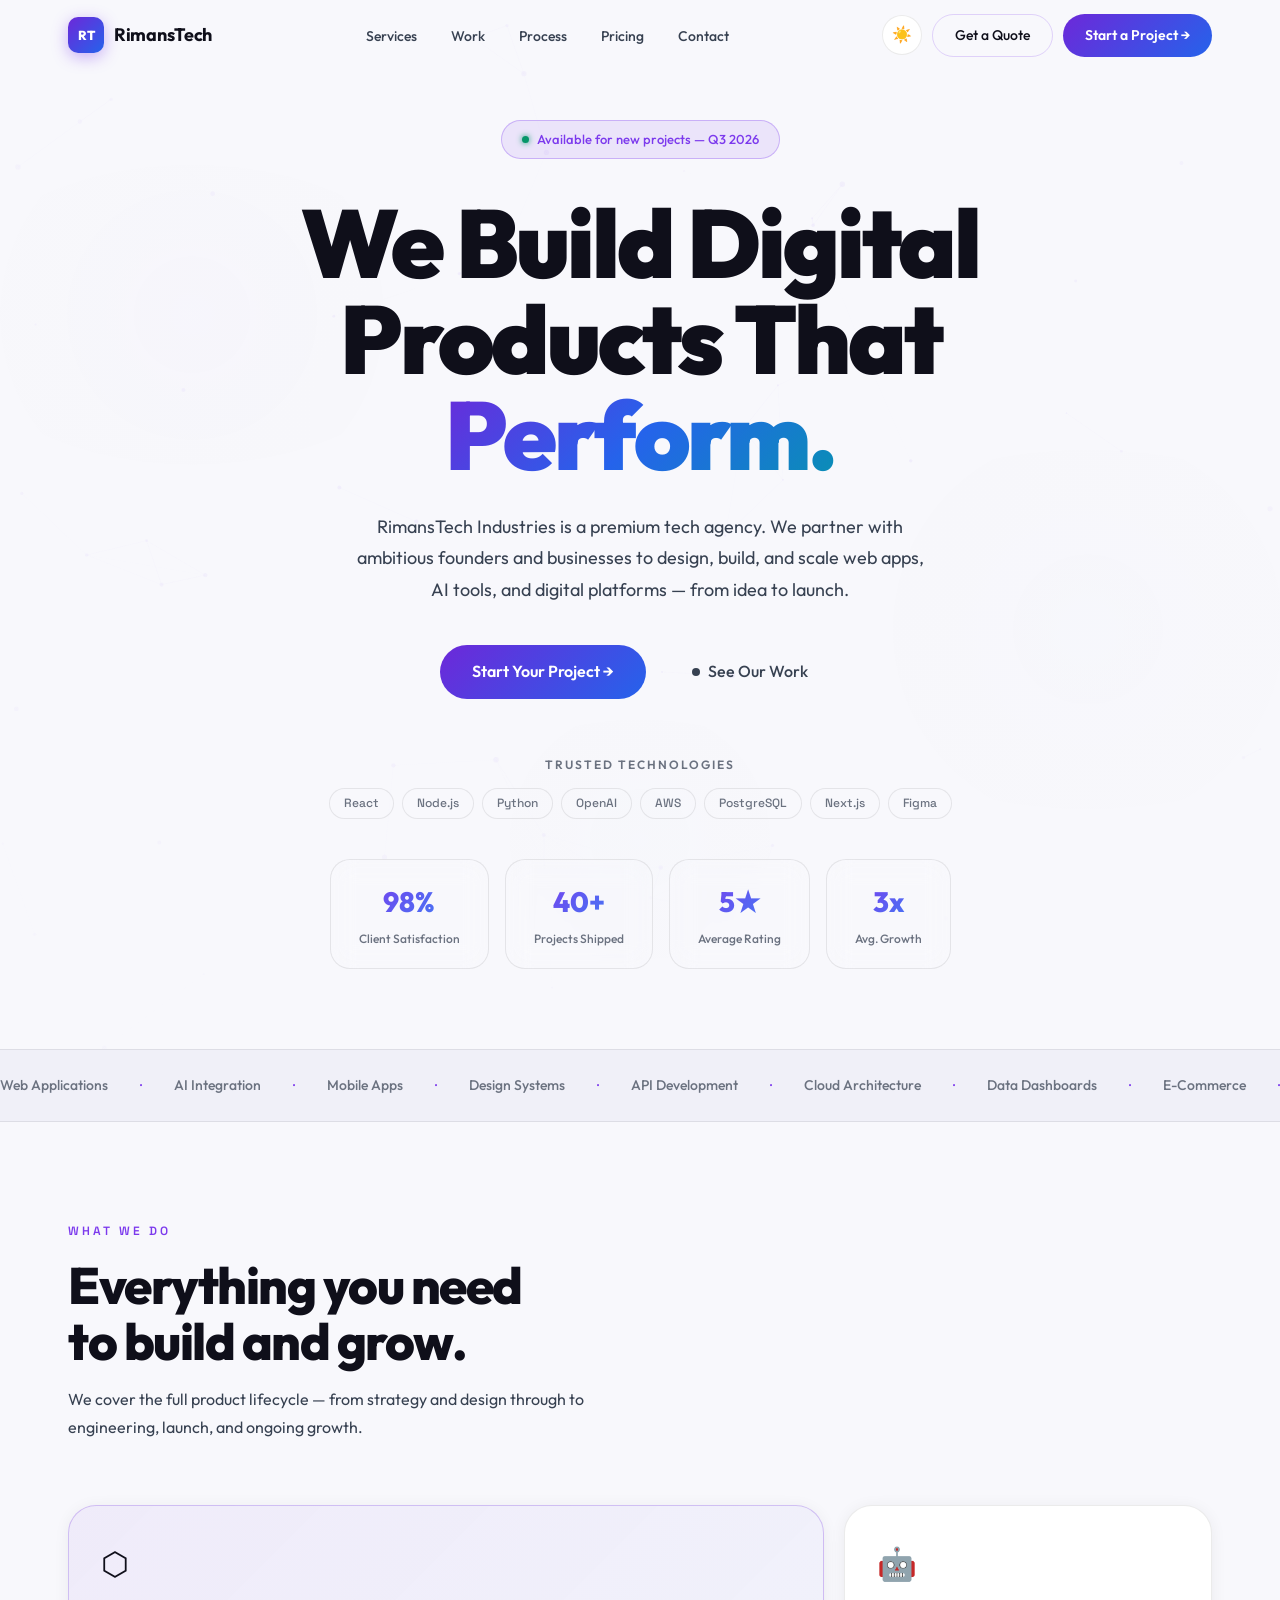
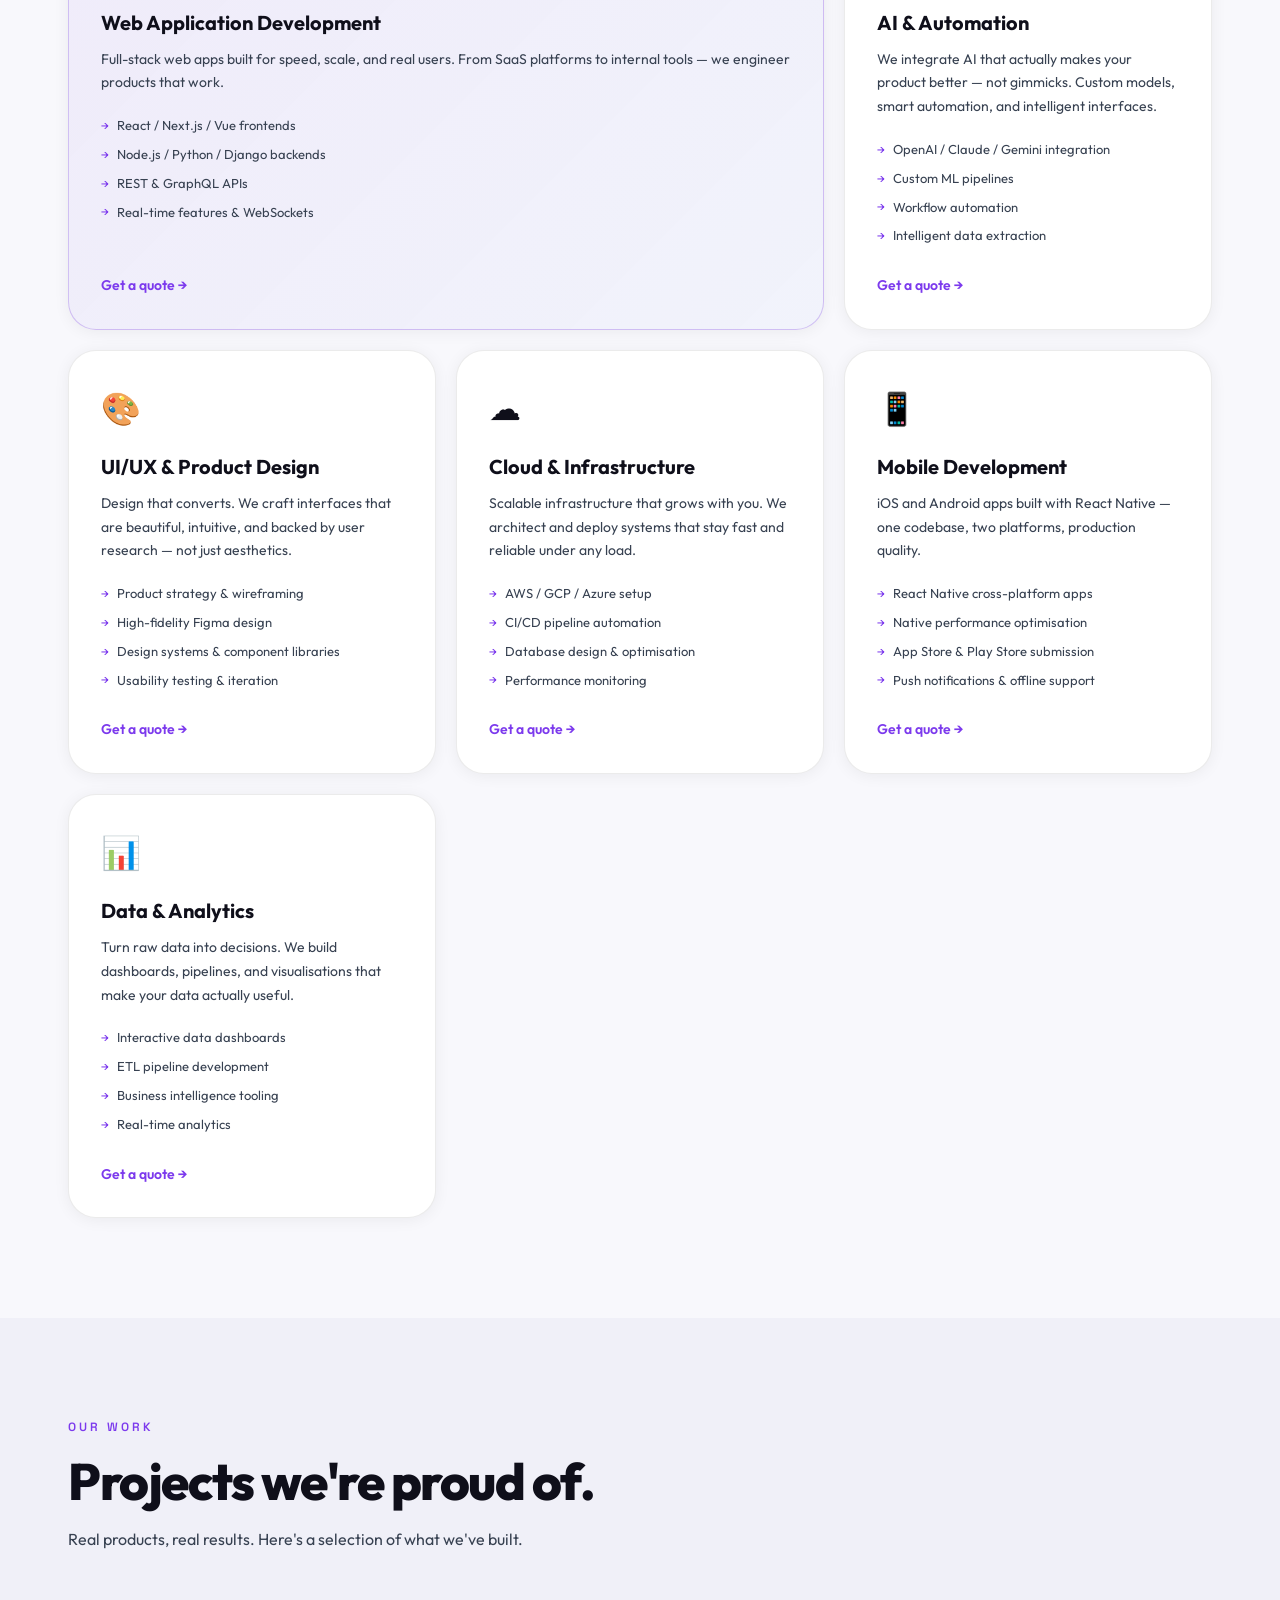
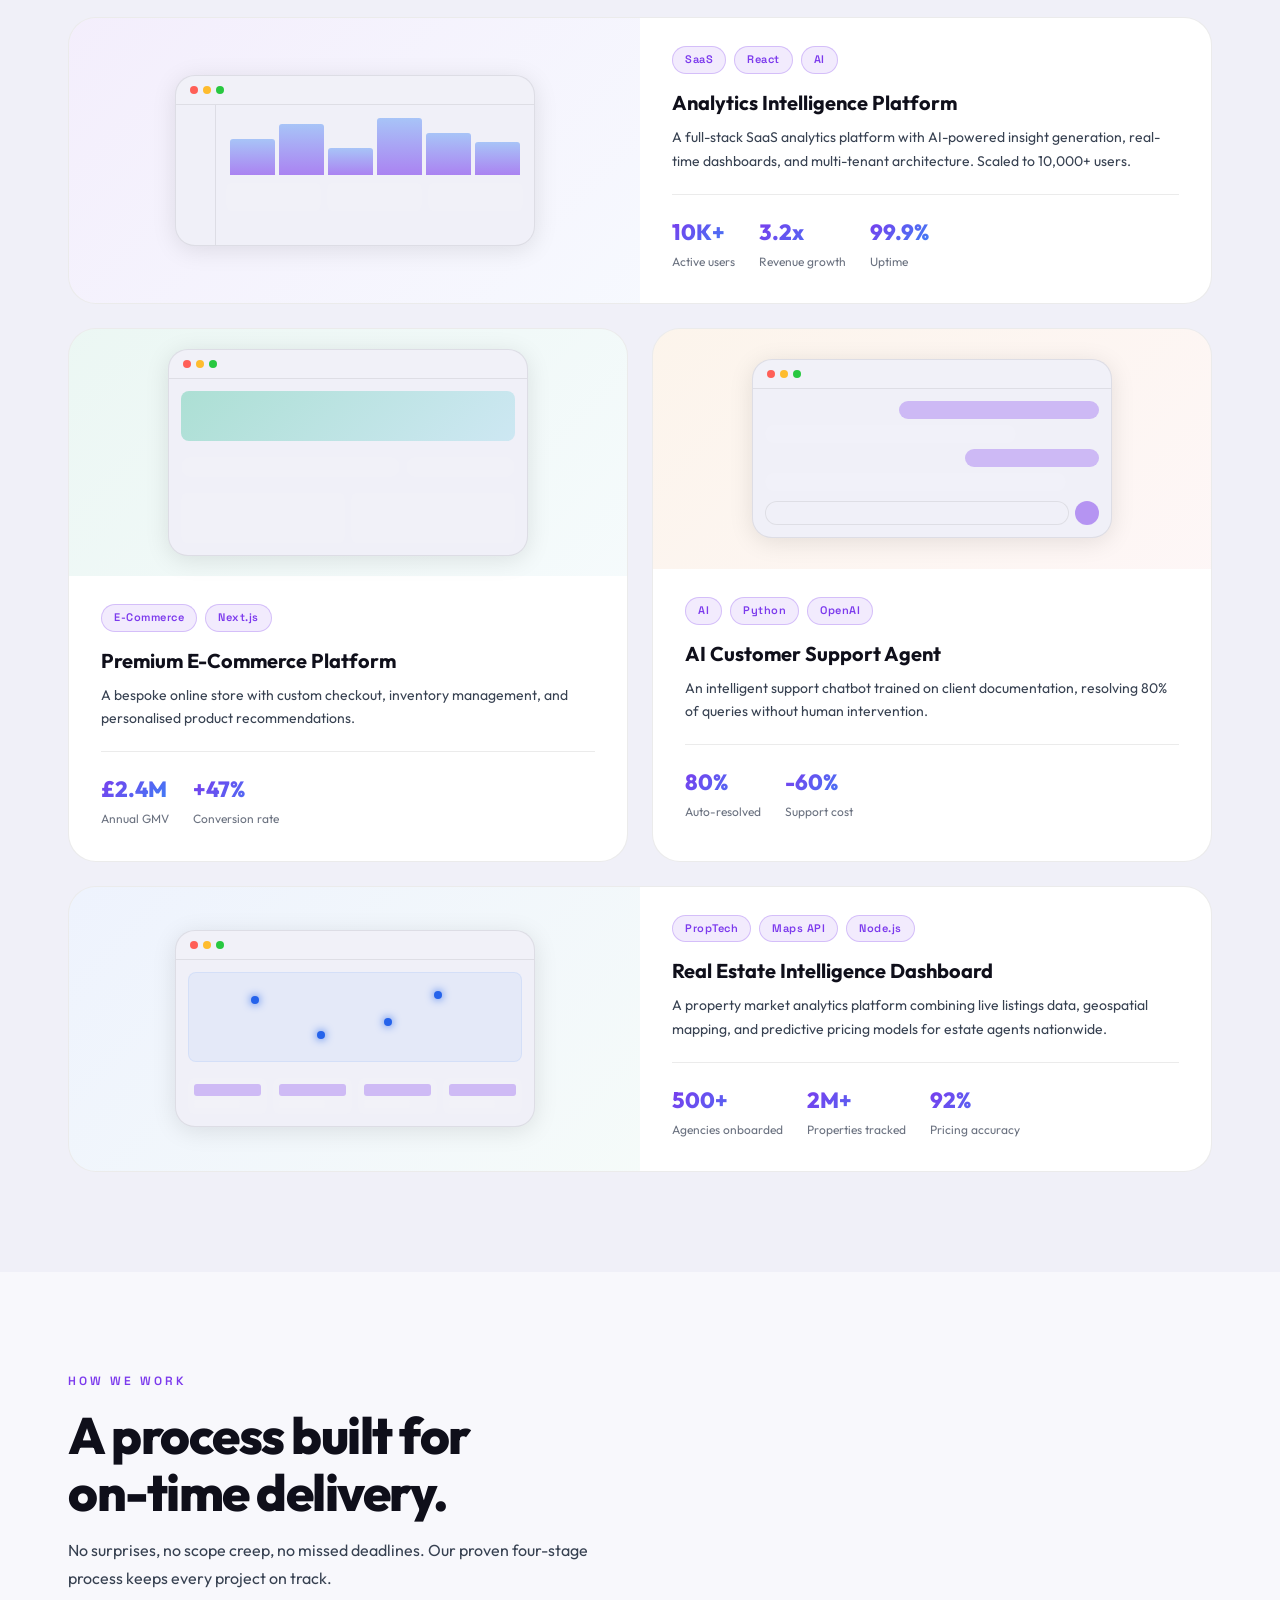
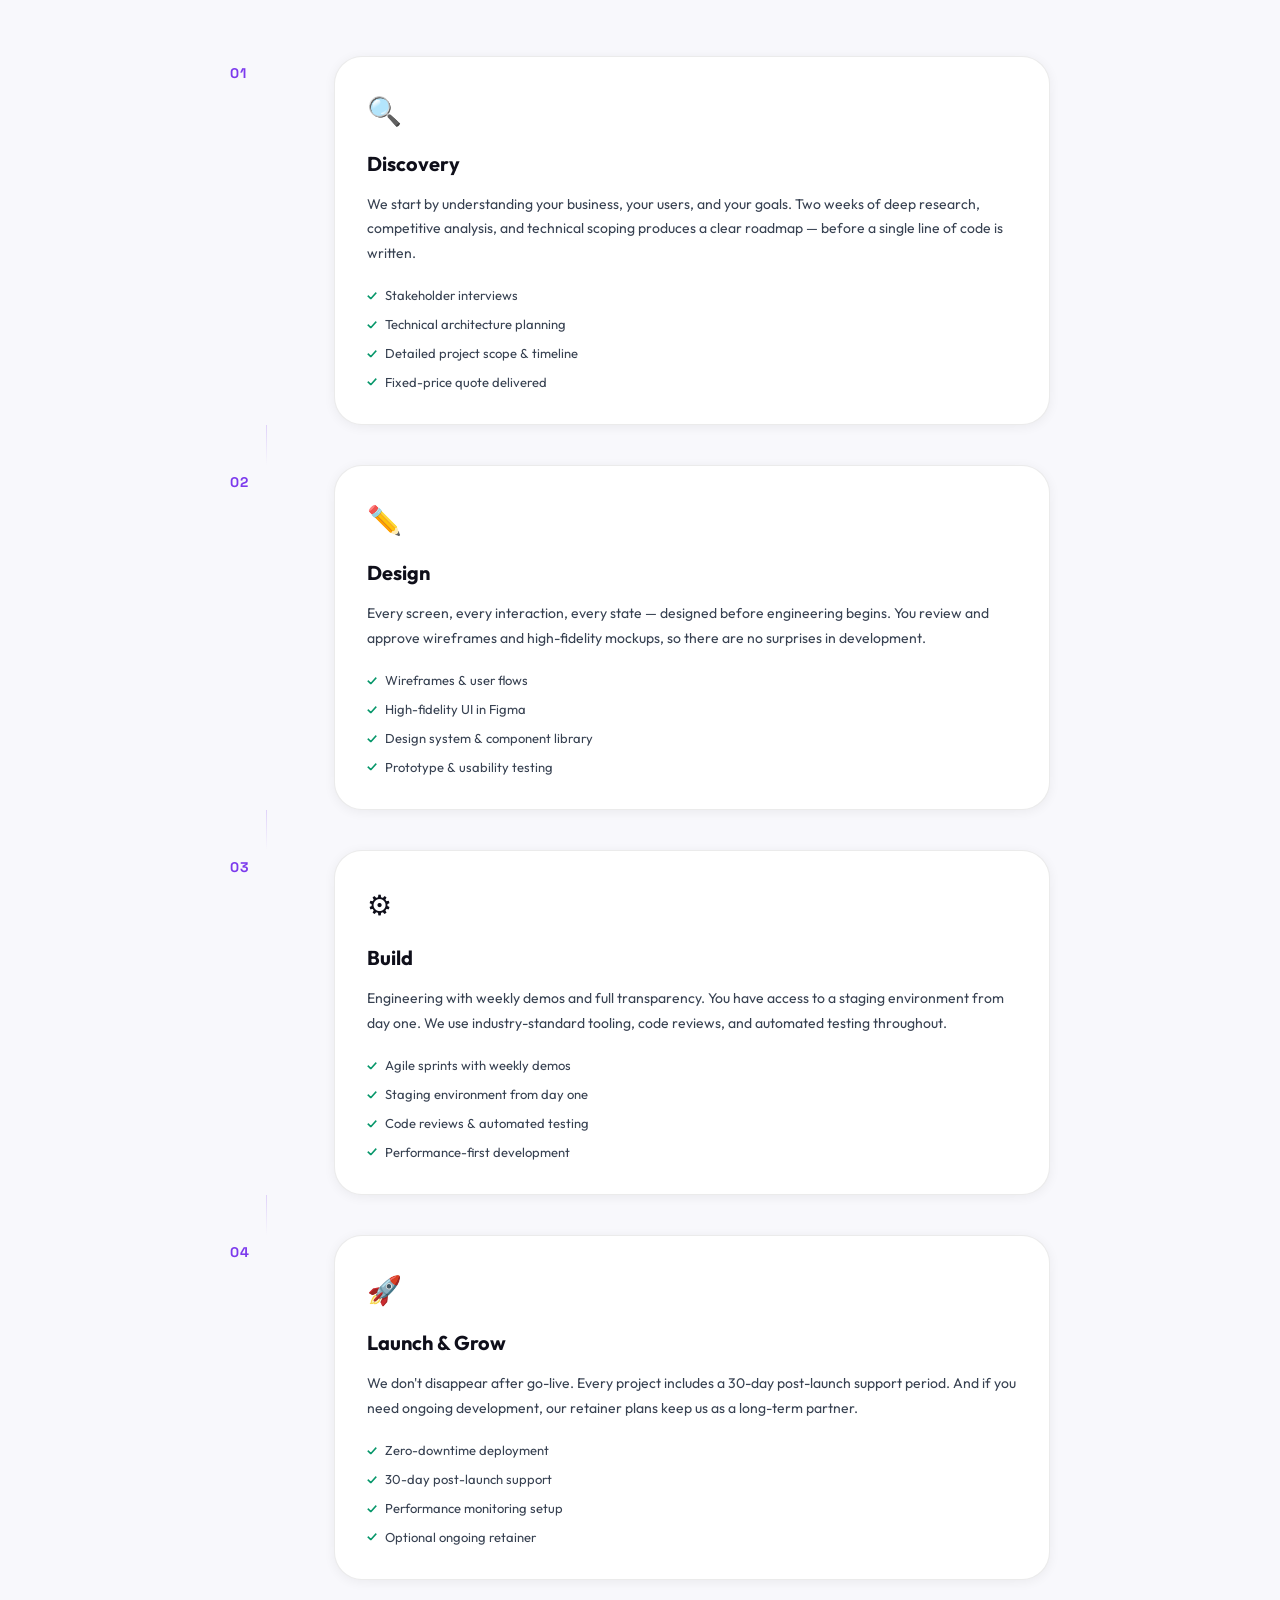
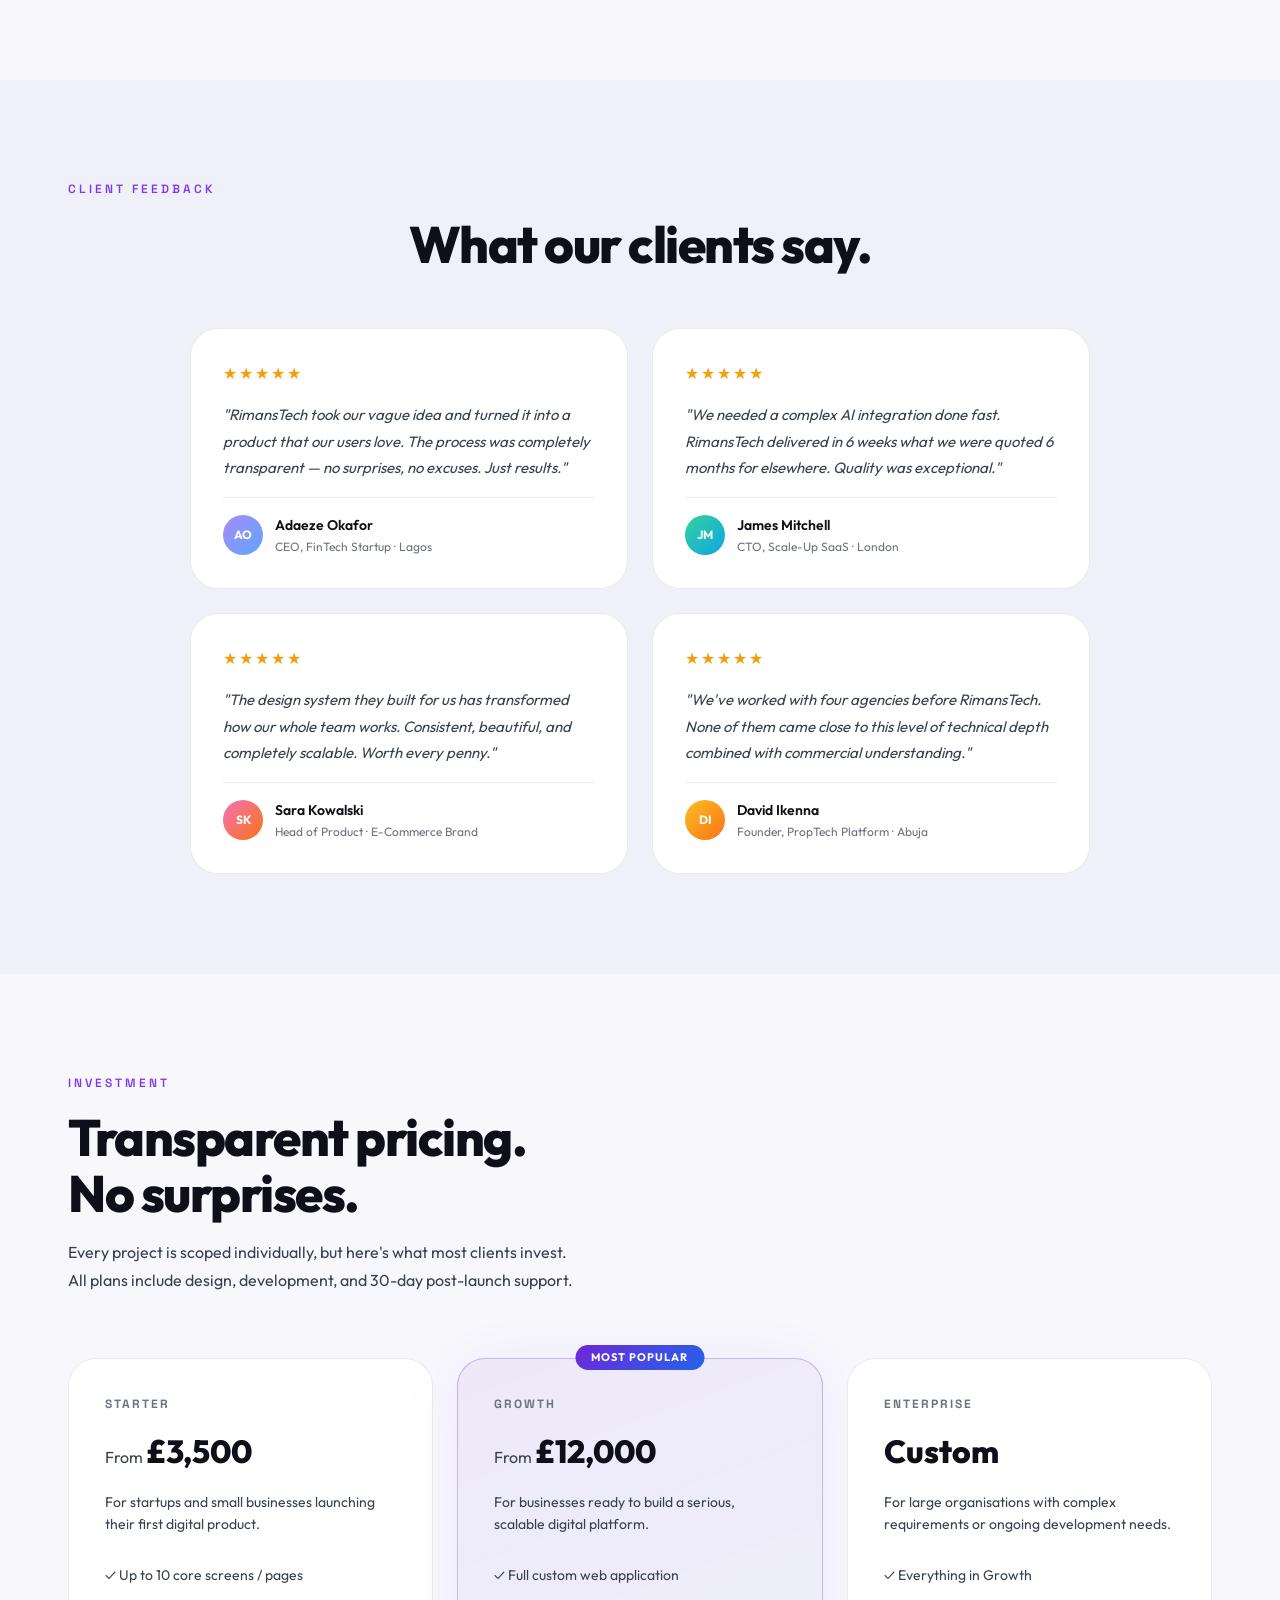
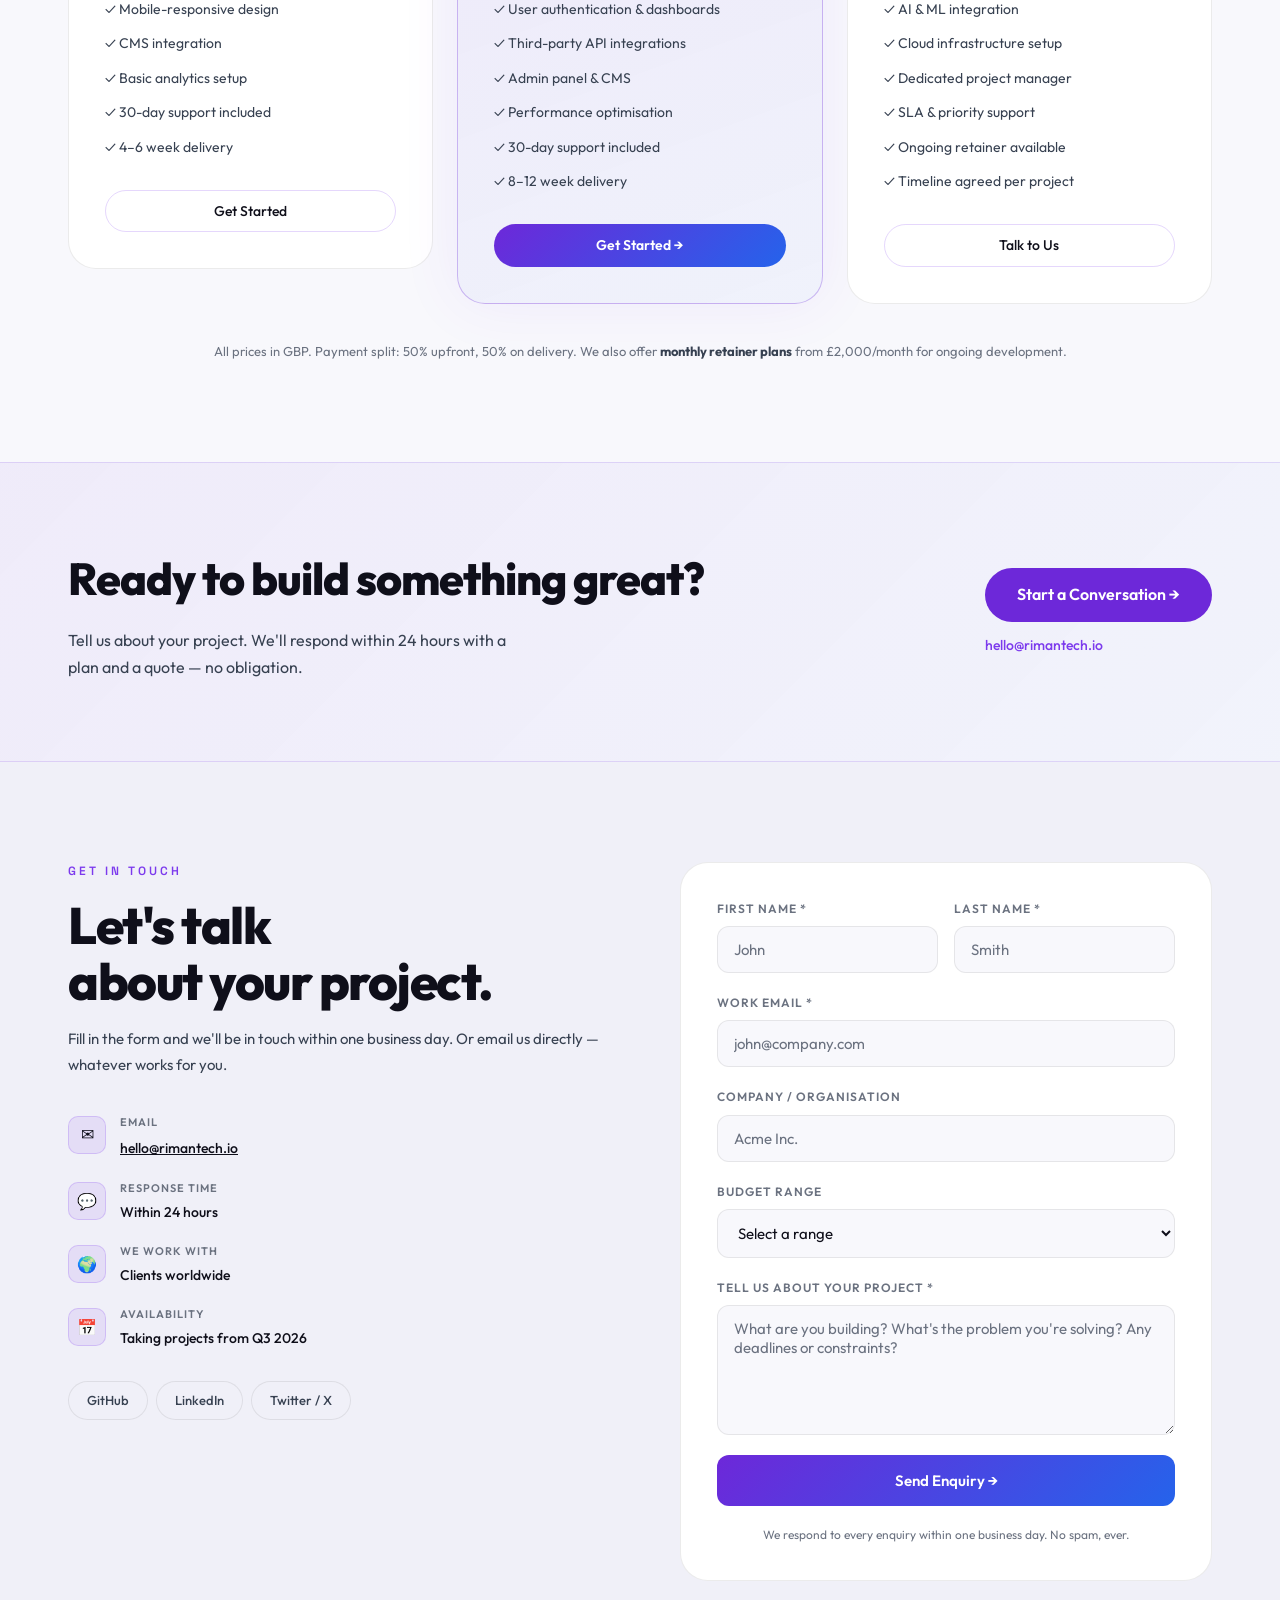
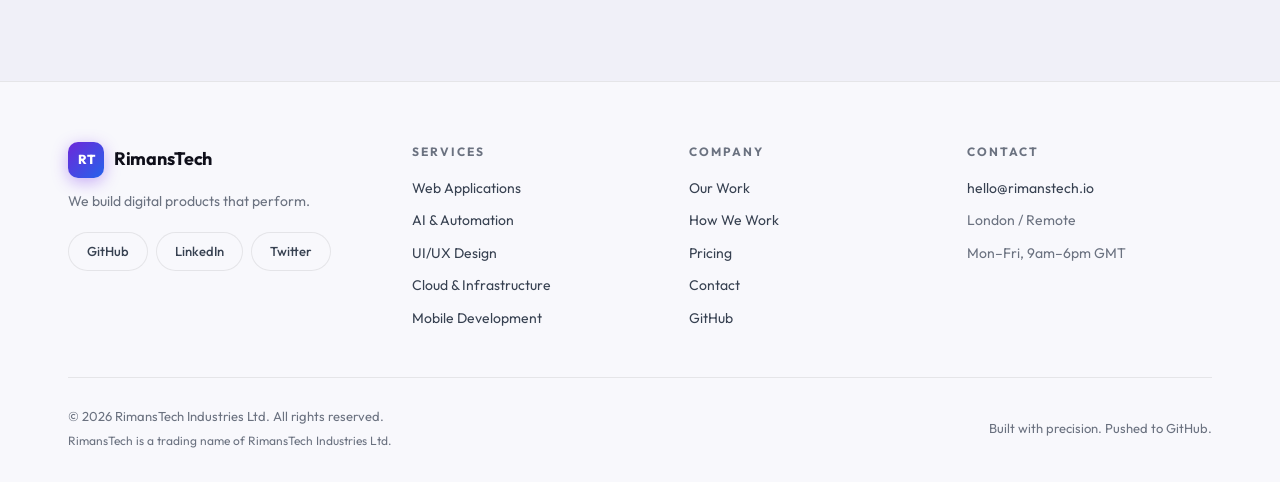
<file: index.html>
<!DOCTYPE html>
<html lang="en">
<head>
  <meta charset="UTF-8" />
  <meta name="viewport" content="width=device-width, initial-scale=1.0" />
  <title>RimansTech — We Build Digital Products That Perform</title>
  <meta name="description" content="RimansTech Industries is a premium tech agency. We design and build web applications, AI-powered tools, and scalable digital products for ambitious businesses." />
  <meta property="og:title" content="RimansTech — Premium Tech Agency" />
  <meta property="og:description" content="We design and build web applications, AI tools, and digital products that grow your business." />
  <meta property="og:type" content="website" />
  <meta property="og:url" content="https://basseyriman.github.io/Experiment" />
  <meta name="twitter:card" content="summary_large_image" />
  <meta name="twitter:title" content="RimansTech Industries — Premium Tech Agency" />
  <link rel="preconnect" href="https://fonts.googleapis.com" />
  <link rel="preconnect" href="https://fonts.gstatic.com" crossorigin />
  <link href="https://fonts.googleapis.com/css2?family=Outfit:wght@300;400;500;600;700;800;900&family=Space+Grotesk:wght@400;500;600;700&display=swap" rel="stylesheet" />
  <link rel="stylesheet" href="style.css" />
</head>
<body>

  <!-- ═══════════════════════════════════
       NAVIGATION
  ═══════════════════════════════════ -->
  <nav class="nav" id="nav">
    <div class="nav-inner">
      <a href="#" class="logo">
        <div class="logo-mark">RT</div>
        <span class="logo-name">RimansTech</span>
      </a>

      <ul class="nav-links" id="navLinks">
        <li><a href="#services" class="nav-a">Services</a></li>
        <li><a href="#work" class="nav-a">Work</a></li>
        <li><a href="#process" class="nav-a">Process</a></li>
        <li><a href="#pricing" class="nav-a">Pricing</a></li>
        <li><a href="#contact" class="nav-a">Contact</a></li>
      </ul>

      <div class="nav-right">
        <button class="theme-toggle" id="themeToggle" aria-label="Toggle theme" title="Toggle dark / light mode">
          <span class="theme-icon-dark">🌙</span>
          <span class="theme-icon-light">☀️</span>
        </button>
        <a href="#contact" class="btn-outline">Get a Quote</a>
        <a href="#contact" class="btn-primary nav-cta">Start a Project →</a>
        <button class="burger" id="burger" aria-label="Menu">
          <span></span><span></span><span></span>
        </button>
      </div>
    </div>
  </nav>

  <!-- Mobile Nav -->
  <div class="mobile-menu" id="mobileMenu">
    <a href="#services" class="mob-link">Services</a>
    <a href="#work" class="mob-link">Work</a>
    <a href="#process" class="mob-link">Process</a>
    <a href="#pricing" class="mob-link">Pricing</a>
    <a href="#contact" class="mob-link">Contact</a>
    <a href="#contact" class="btn-primary" style="margin-top:8px;">Start a Project →</a>
  </div>

  <!-- ═══════════════════════════════════
       HERO
  ═══════════════════════════════════ -->
  <section class="hero" id="hero">
    <canvas id="bg-canvas"></canvas>
    <div class="hero-inner">
      <div class="hero-pill">
        <span class="pill-dot"></span>
        Available for new projects — Q3 2026
      </div>
      <h1 class="hero-h1">
        We Build Digital<br />
        Products That<br />
        <span class="h1-accent">Perform.</span>
      </h1>
      <p class="hero-p">
        RimansTech Industries is a premium tech agency. We partner with ambitious 
        founders and businesses to design, build, and scale web apps, 
        AI tools, and digital platforms — from idea to launch.
      </p>
      <div class="hero-actions">
        <a href="#contact" class="btn-primary btn-lg">Start Your Project →</a>
        <a href="#work" class="btn-ghost btn-lg">
          <span class="play-dot"></span> See Our Work
        </a>
      </div>
      <div class="trust-bar">
        <span class="trust-label">Trusted technologies</span>
        <div class="trust-logos">
          <span class="tech-tag">React</span>
          <span class="tech-tag">Node.js</span>
          <span class="tech-tag">Python</span>
          <span class="tech-tag">OpenAI</span>
          <span class="tech-tag">AWS</span>
          <span class="tech-tag">PostgreSQL</span>
          <span class="tech-tag">Next.js</span>
          <span class="tech-tag">Figma</span>
        </div>
      </div>
    </div>

    <!-- Floating stat cards -->
    <div class="hero-stats">
      <div class="stat-float" style="--delay:0s">
        <div class="sf-value">98%</div>
        <div class="sf-label">Client Satisfaction</div>
      </div>
      <div class="stat-float" style="--delay:0.1s">
        <div class="sf-value">40+</div>
        <div class="sf-label">Projects Shipped</div>
      </div>
      <div class="stat-float" style="--delay:0.2s">
        <div class="sf-value">5★</div>
        <div class="sf-label">Average Rating</div>
      </div>
      <div class="stat-float" style="--delay:0.3s">
        <div class="sf-value">3x</div>
        <div class="sf-label">Avg. Growth</div>
      </div>
    </div>
  </section>

  <!-- ═══════════════════════════════════
       MARQUEE
  ═══════════════════════════════════ -->
  <div class="marquee-section">
    <div class="marquee-track">
      <div class="marquee-inner" id="marqueeInner">
        <span>Web Applications</span><span class="dot">·</span>
        <span>AI Integration</span><span class="dot">·</span>
        <span>Mobile Apps</span><span class="dot">·</span>
        <span>Design Systems</span><span class="dot">·</span>
        <span>API Development</span><span class="dot">·</span>
        <span>Cloud Architecture</span><span class="dot">·</span>
        <span>Data Dashboards</span><span class="dot">·</span>
        <span>E-Commerce</span><span class="dot">·</span>
        <span>SaaS Products</span><span class="dot">·</span>
        <span>Brand Identity</span><span class="dot">·</span>
        <span>Web Applications</span><span class="dot">·</span>
        <span>AI Integration</span><span class="dot">·</span>
        <span>Mobile Apps</span><span class="dot">·</span>
        <span>Design Systems</span><span class="dot">·</span>
        <span>API Development</span><span class="dot">·</span>
        <span>Cloud Architecture</span><span class="dot">·</span>
        <span>Data Dashboards</span><span class="dot">·</span>
        <span>E-Commerce</span><span class="dot">·</span>
        <span>SaaS Products</span><span class="dot">·</span>
        <span>Brand Identity</span><span class="dot">·</span>
      </div>
    </div>
  </div>

  <!-- ═══════════════════════════════════
       SERVICES
  ═══════════════════════════════════ -->
  <section class="section services-section" id="services">
    <div class="container">
      <div class="section-label">What We Do</div>
      <div class="section-top">
        <h2 class="section-h2">Everything you need<br />to build and grow.</h2>
        <p class="section-p">We cover the full product lifecycle — from strategy and design through to engineering, launch, and ongoing growth.</p>
      </div>

      <div class="services-grid">

        <div class="service-card featured-card" data-reveal>
          <div class="sc-icon">⬡</div>
          <div class="sc-num">01</div>
          <h3 class="sc-title">Web Application Development</h3>
          <p class="sc-desc">Full-stack web apps built for speed, scale, and real users. From SaaS platforms to internal tools — we engineer products that work.</p>
          <ul class="sc-list">
            <li>React / Next.js / Vue frontends</li>
            <li>Node.js / Python / Django backends</li>
            <li>REST & GraphQL APIs</li>
            <li>Real-time features & WebSockets</li>
          </ul>
          <a href="#contact" class="sc-link">Get a quote →</a>
        </div>

        <div class="service-card" data-reveal>
          <div class="sc-icon">🤖</div>
          <div class="sc-num">02</div>
          <h3 class="sc-title">AI & Automation</h3>
          <p class="sc-desc">We integrate AI that actually makes your product better — not gimmicks. Custom models, smart automation, and intelligent interfaces.</p>
          <ul class="sc-list">
            <li>OpenAI / Claude / Gemini integration</li>
            <li>Custom ML pipelines</li>
            <li>Workflow automation</li>
            <li>Intelligent data extraction</li>
          </ul>
          <a href="#contact" class="sc-link">Get a quote →</a>
        </div>

        <div class="service-card" data-reveal>
          <div class="sc-icon">🎨</div>
          <div class="sc-num">03</div>
          <h3 class="sc-title">UI/UX & Product Design</h3>
          <p class="sc-desc">Design that converts. We craft interfaces that are beautiful, intuitive, and backed by user research — not just aesthetics.</p>
          <ul class="sc-list">
            <li>Product strategy & wireframing</li>
            <li>High-fidelity Figma design</li>
            <li>Design systems & component libraries</li>
            <li>Usability testing & iteration</li>
          </ul>
          <a href="#contact" class="sc-link">Get a quote →</a>
        </div>

        <div class="service-card" data-reveal>
          <div class="sc-icon">☁</div>
          <div class="sc-num">04</div>
          <h3 class="sc-title">Cloud & Infrastructure</h3>
          <p class="sc-desc">Scalable infrastructure that grows with you. We architect and deploy systems that stay fast and reliable under any load.</p>
          <ul class="sc-list">
            <li>AWS / GCP / Azure setup</li>
            <li>CI/CD pipeline automation</li>
            <li>Database design & optimisation</li>
            <li>Performance monitoring</li>
          </ul>
          <a href="#contact" class="sc-link">Get a quote →</a>
        </div>

        <div class="service-card" data-reveal>
          <div class="sc-icon">📱</div>
          <div class="sc-num">05</div>
          <h3 class="sc-title">Mobile Development</h3>
          <p class="sc-desc">iOS and Android apps built with React Native — one codebase, two platforms, production quality.</p>
          <ul class="sc-list">
            <li>React Native cross-platform apps</li>
            <li>Native performance optimisation</li>
            <li>App Store & Play Store submission</li>
            <li>Push notifications & offline support</li>
          </ul>
          <a href="#contact" class="sc-link">Get a quote →</a>
        </div>

        <div class="service-card" data-reveal>
          <div class="sc-icon">📊</div>
          <div class="sc-num">06</div>
          <h3 class="sc-title">Data & Analytics</h3>
          <p class="sc-desc">Turn raw data into decisions. We build dashboards, pipelines, and visualisations that make your data actually useful.</p>
          <ul class="sc-list">
            <li>Interactive data dashboards</li>
            <li>ETL pipeline development</li>
            <li>Business intelligence tooling</li>
            <li>Real-time analytics</li>
          </ul>
          <a href="#contact" class="sc-link">Get a quote →</a>
        </div>

      </div>
    </div>
  </section>

  <!-- ═══════════════════════════════════
       WORK / CASE STUDIES
  ═══════════════════════════════════ -->
  <section class="section work-section" id="work">
    <div class="container">
      <div class="section-label">Our Work</div>
      <div class="section-top">
        <h2 class="section-h2">Projects we're proud of.</h2>
        <p class="section-p">Real products, real results. Here's a selection of what we've built.</p>
      </div>

      <div class="work-grid">

        <div class="work-card work-card-large" data-reveal>
          <div class="wc-visual wc-v1">
            <div class="wc-mock">
              <div class="mock-bar"><span></span><span></span><span></span></div>
              <div class="mock-body">
                <div class="mock-sidebar"></div>
                <div class="mock-content">
                  <div class="mock-chart">
                    <div class="chart-bar" style="height:60%"></div>
                    <div class="chart-bar" style="height:85%"></div>
                    <div class="chart-bar" style="height:45%"></div>
                    <div class="chart-bar" style="height:95%"></div>
                    <div class="chart-bar" style="height:70%"></div>
                    <div class="chart-bar" style="height:55%"></div>
                  </div>
                  <div class="mock-cards">
                    <div class="mock-card"></div>
                    <div class="mock-card"></div>
                    <div class="mock-card"></div>
                  </div>
                </div>
              </div>
            </div>
          </div>
          <div class="wc-info">
            <div class="wc-tags">
              <span class="tag">SaaS</span>
              <span class="tag">React</span>
              <span class="tag">AI</span>
            </div>
            <h3 class="wc-title">Analytics Intelligence Platform</h3>
            <p class="wc-desc">A full-stack SaaS analytics platform with AI-powered insight generation, real-time dashboards, and multi-tenant architecture. Scaled to 10,000+ users.</p>
            <div class="wc-results">
              <div class="wr-item"><strong>10K+</strong><span>Active users</span></div>
              <div class="wr-item"><strong>3.2x</strong><span>Revenue growth</span></div>
              <div class="wr-item"><strong>99.9%</strong><span>Uptime</span></div>
            </div>
          </div>
        </div>

        <div class="work-card" data-reveal>
          <div class="wc-visual wc-v2">
            <div class="wc-mock">
              <div class="mock-bar"><span></span><span></span><span></span></div>
              <div class="mock-body">
                <div class="mock-content" style="padding:12px">
                  <div class="mock-hero-block"></div>
                  <div class="mock-row"><div class="mock-pill"></div><div class="mock-pill short"></div></div>
                  <div class="mock-cards" style="margin-top:8px">
                    <div class="mock-card tall"></div>
                    <div class="mock-card tall"></div>
                  </div>
                </div>
              </div>
            </div>
          </div>
          <div class="wc-info">
            <div class="wc-tags"><span class="tag">E-Commerce</span><span class="tag">Next.js</span></div>
            <h3 class="wc-title">Premium E-Commerce Platform</h3>
            <p class="wc-desc">A bespoke online store with custom checkout, inventory management, and personalised product recommendations.</p>
            <div class="wc-results">
              <div class="wr-item"><strong>£2.4M</strong><span>Annual GMV</span></div>
              <div class="wr-item"><strong>+47%</strong><span>Conversion rate</span></div>
            </div>
          </div>
        </div>

        <div class="work-card" data-reveal>
          <div class="wc-visual wc-v3">
            <div class="wc-mock">
              <div class="mock-bar"><span></span><span></span><span></span></div>
              <div class="mock-body">
                <div class="mock-content" style="padding:12px;display:flex;flex-direction:column;gap:6px">
                  <div class="mock-chat-msg user"></div>
                  <div class="mock-chat-msg ai"></div>
                  <div class="mock-chat-msg user short"></div>
                  <div class="mock-chat-msg ai long"></div>
                  <div class="mock-input-row"><div class="mock-input"></div><div class="mock-send"></div></div>
                </div>
              </div>
            </div>
          </div>
          <div class="wc-info">
            <div class="wc-tags"><span class="tag">AI</span><span class="tag">Python</span><span class="tag">OpenAI</span></div>
            <h3 class="wc-title">AI Customer Support Agent</h3>
            <p class="wc-desc">An intelligent support chatbot trained on client documentation, resolving 80% of queries without human intervention.</p>
            <div class="wc-results">
              <div class="wr-item"><strong>80%</strong><span>Auto-resolved</span></div>
              <div class="wr-item"><strong>-60%</strong><span>Support cost</span></div>
            </div>
          </div>
        </div>

        <div class="work-card work-card-wide" data-reveal>
          <div class="wc-visual wc-v4">
            <div class="wc-mock">
              <div class="mock-bar"><span></span><span></span><span></span></div>
              <div class="mock-body">
                <div class="mock-content" style="padding:12px">
                  <div class="mock-map">
                    <div class="map-dot" style="top:30%;left:20%"></div>
                    <div class="map-dot pulse" style="top:55%;left:60%"></div>
                    <div class="map-dot" style="top:25%;left:75%"></div>
                    <div class="map-dot" style="top:70%;left:40%"></div>
                  </div>
                  <div class="mock-stats-row">
                    <div class="msr-item"><div class="msr-val"></div><div class="msr-lbl"></div></div>
                    <div class="msr-item"><div class="msr-val"></div><div class="msr-lbl"></div></div>
                    <div class="msr-item"><div class="msr-val"></div><div class="msr-lbl"></div></div>
                    <div class="msr-item"><div class="msr-val"></div><div class="msr-lbl"></div></div>
                  </div>
                </div>
              </div>
            </div>
          </div>
          <div class="wc-info">
            <div class="wc-tags"><span class="tag">PropTech</span><span class="tag">Maps API</span><span class="tag">Node.js</span></div>
            <h3 class="wc-title">Real Estate Intelligence Dashboard</h3>
            <p class="wc-desc">A property market analytics platform combining live listings data, geospatial mapping, and predictive pricing models for estate agents nationwide.</p>
            <div class="wc-results">
              <div class="wr-item"><strong>500+</strong><span>Agencies onboarded</span></div>
              <div class="wr-item"><strong>2M+</strong><span>Properties tracked</span></div>
              <div class="wr-item"><strong>92%</strong><span>Pricing accuracy</span></div>
            </div>
          </div>
        </div>

      </div>
    </div>
  </section>

  <!-- ═══════════════════════════════════
       PROCESS
  ═══════════════════════════════════ -->
  <section class="section process-section" id="process">
    <div class="container">
      <div class="section-label">How We Work</div>
      <div class="section-top">
        <h2 class="section-h2">A process built for<br/>on-time delivery.</h2>
        <p class="section-p">No surprises, no scope creep, no missed deadlines. Our proven four-stage process keeps every project on track.</p>
      </div>

      <div class="process-steps">
        <div class="process-step" data-reveal>
          <div class="ps-number">01</div>
          <div class="ps-content">
            <div class="ps-icon">🔍</div>
            <h3 class="ps-title">Discovery</h3>
            <p class="ps-desc">We start by understanding your business, your users, and your goals. Two weeks of deep research, competitive analysis, and technical scoping produces a clear roadmap — before a single line of code is written.</p>
            <ul class="ps-items">
              <li>Stakeholder interviews</li>
              <li>Technical architecture planning</li>
              <li>Detailed project scope & timeline</li>
              <li>Fixed-price quote delivered</li>
            </ul>
          </div>
        </div>

        <div class="process-connector"></div>

        <div class="process-step" data-reveal>
          <div class="ps-number">02</div>
          <div class="ps-content">
            <div class="ps-icon">✏️</div>
            <h3 class="ps-title">Design</h3>
            <p class="ps-desc">Every screen, every interaction, every state — designed before engineering begins. You review and approve wireframes and high-fidelity mockups, so there are no surprises in development.</p>
            <ul class="ps-items">
              <li>Wireframes & user flows</li>
              <li>High-fidelity UI in Figma</li>
              <li>Design system & component library</li>
              <li>Prototype & usability testing</li>
            </ul>
          </div>
        </div>

        <div class="process-connector"></div>

        <div class="process-step" data-reveal>
          <div class="ps-number">03</div>
          <div class="ps-content">
            <div class="ps-icon">⚙</div>
            <h3 class="ps-title">Build</h3>
            <p class="ps-desc">Engineering with weekly demos and full transparency. You have access to a staging environment from day one. We use industry-standard tooling, code reviews, and automated testing throughout.</p>
            <ul class="ps-items">
              <li>Agile sprints with weekly demos</li>
              <li>Staging environment from day one</li>
              <li>Code reviews & automated testing</li>
              <li>Performance-first development</li>
            </ul>
          </div>
        </div>

        <div class="process-connector"></div>

        <div class="process-step" data-reveal>
          <div class="ps-number">04</div>
          <div class="ps-content">
            <div class="ps-icon">🚀</div>
            <h3 class="ps-title">Launch & Grow</h3>
            <p class="ps-desc">We don't disappear after go-live. Every project includes a 30-day post-launch support period. And if you need ongoing development, our retainer plans keep us as a long-term partner.</p>
            <ul class="ps-items">
              <li>Zero-downtime deployment</li>
              <li>30-day post-launch support</li>
              <li>Performance monitoring setup</li>
              <li>Optional ongoing retainer</li>
            </ul>
          </div>
        </div>
      </div>
    </div>
  </section>

  <!-- ═══════════════════════════════════
       TESTIMONIALS
  ═══════════════════════════════════ -->
  <section class="section testimonials-section" id="testimonials">
    <div class="container">
      <div class="section-label">Client Feedback</div>
      <h2 class="section-h2 text-center">What our clients say.</h2>

      <div class="testi-grid">
        <div class="testi-card" data-reveal>
          <div class="testi-stars">★★★★★</div>
          <p class="testi-text">"RimansTech took our vague idea and turned it into a product that our users love. The process was completely transparent — no surprises, no excuses. Just results."</p>
          <div class="testi-author">
            <div class="author-avatar" style="background:linear-gradient(135deg,#a78bfa,#60a5fa)">AO</div>
            <div>
              <div class="author-name">Adaeze Okafor</div>
              <div class="author-role">CEO, FinTech Startup · Lagos</div>
            </div>
          </div>
        </div>

        <div class="testi-card" data-reveal>
          <div class="testi-stars">★★★★★</div>
          <p class="testi-text">"We needed a complex AI integration done fast. RimansTech delivered in 6 weeks what we were quoted 6 months for elsewhere. Quality was exceptional."</p>
          <div class="testi-author">
            <div class="author-avatar" style="background:linear-gradient(135deg,#34d399,#0ea5e9)">JM</div>
            <div>
              <div class="author-name">James Mitchell</div>
              <div class="author-role">CTO, Scale-Up SaaS · London</div>
            </div>
          </div>
        </div>

        <div class="testi-card" data-reveal>
          <div class="testi-stars">★★★★★</div>
          <p class="testi-text">"The design system they built for us has transformed how our whole team works. Consistent, beautiful, and completely scalable. Worth every penny."</p>
          <div class="testi-author">
            <div class="author-avatar" style="background:linear-gradient(135deg,#f472b6,#f97316)">SK</div>
            <div>
              <div class="author-name">Sara Kowalski</div>
              <div class="author-role">Head of Product · E-Commerce Brand</div>
            </div>
          </div>
        </div>

        <div class="testi-card" data-reveal>
          <div class="testi-stars">★★★★★</div>
          <p class="testi-text">"We've worked with four agencies before RimansTech. None of them came close to this level of technical depth combined with commercial understanding."</p>
          <div class="testi-author">
            <div class="author-avatar" style="background:linear-gradient(135deg,#fbbf24,#f97316)">DI</div>
            <div>
              <div class="author-name">David Ikenna</div>
              <div class="author-role">Founder, PropTech Platform · Abuja</div>
            </div>
          </div>
        </div>
      </div>
    </div>
  </section>

  <!-- ═══════════════════════════════════
       PRICING
  ═══════════════════════════════════ -->
  <section class="section pricing-section" id="pricing">
    <div class="container">
      <div class="section-label">Investment</div>
      <div class="section-top">
        <h2 class="section-h2">Transparent pricing.<br/>No surprises.</h2>
        <p class="section-p">Every project is scoped individually, but here's what most clients invest. All plans include design, development, and 30-day post-launch support.</p>
      </div>

      <div class="pricing-grid">

        <div class="price-card" data-reveal>
          <div class="pc-tag">Starter</div>
          <div class="pc-price">From <strong>£3,500</strong></div>
          <p class="pc-desc">For startups and small businesses launching their first digital product.</p>
          <ul class="pc-features">
            <li>✓ Up to 10 core screens / pages</li>
            <li>✓ Mobile-responsive design</li>
            <li>✓ CMS integration</li>
            <li>✓ Basic analytics setup</li>
            <li>✓ 30-day support included</li>
            <li>✓ 4–6 week delivery</li>
          </ul>
          <a href="#contact" class="btn-outline btn-full">Get Started</a>
        </div>

        <div class="price-card price-featured" data-reveal>
          <div class="pc-popular">Most Popular</div>
          <div class="pc-tag">Growth</div>
          <div class="pc-price">From <strong>£12,000</strong></div>
          <p class="pc-desc">For businesses ready to build a serious, scalable digital platform.</p>
          <ul class="pc-features">
            <li>✓ Full custom web application</li>
            <li>✓ User authentication & dashboards</li>
            <li>✓ Third-party API integrations</li>
            <li>✓ Admin panel & CMS</li>
            <li>✓ Performance optimisation</li>
            <li>✓ 30-day support included</li>
            <li>✓ 8–12 week delivery</li>
          </ul>
          <a href="#contact" class="btn-primary btn-full">Get Started →</a>
        </div>

        <div class="price-card" data-reveal>
          <div class="pc-tag">Enterprise</div>
          <div class="pc-price"><strong>Custom</strong></div>
          <p class="pc-desc">For large organisations with complex requirements or ongoing development needs.</p>
          <ul class="pc-features">
            <li>✓ Everything in Growth</li>
            <li>✓ AI & ML integration</li>
            <li>✓ Cloud infrastructure setup</li>
            <li>✓ Dedicated project manager</li>
            <li>✓ SLA & priority support</li>
            <li>✓ Ongoing retainer available</li>
            <li>✓ Timeline agreed per project</li>
          </ul>
          <a href="#contact" class="btn-outline btn-full">Talk to Us</a>
        </div>

      </div>

      <div class="pricing-note">
        All prices in GBP. Payment split: 50% upfront, 50% on delivery. 
        We also offer <strong>monthly retainer plans</strong> from £2,000/month for ongoing development.
      </div>
    </div>
  </section>

  <!-- ═══════════════════════════════════
       CTA BAND
  ═══════════════════════════════════ -->
  <section class="cta-band">
    <div class="container">
      <div class="cta-inner" data-reveal>
        <div class="cta-text">
          <h2 class="cta-h2">Ready to build something great?</h2>
          <p class="cta-p">Tell us about your project. We'll respond within 24 hours with a plan and a quote — no obligation.</p>
        </div>
        <div class="cta-actions">
          <a href="#contact" class="btn-primary btn-lg btn-white">Start a Conversation →</a>
          <a href="mailto:hello@rimantech.io" class="cta-email">hello@rimantech.io</a>
        </div>
      </div>
    </div>
  </section>

  <!-- ═══════════════════════════════════
       CONTACT
  ═══════════════════════════════════ -->
  <section class="section contact-section" id="contact">
    <div class="container">
      <div class="contact-grid">
        <div class="contact-info" data-reveal>
          <div class="section-label">Get In Touch</div>
          <h2 class="section-h2">Let's talk<br/>about your project.</h2>
          <p class="ci-desc">Fill in the form and we'll be in touch within one business day. Or email us directly — whatever works for you.</p>

          <div class="contact-details">
            <div class="cd-item">
              <div class="cd-icon">✉</div>
              <div>
                <div class="cd-label">Email</div>
                <a href="mailto:hello@rimantech.io" class="cd-value">hello@rimantech.io</a>
              </div>
            </div>
            <div class="cd-item">
              <div class="cd-icon">💬</div>
              <div>
                <div class="cd-label">Response Time</div>
                <div class="cd-value">Within 24 hours</div>
              </div>
            </div>
            <div class="cd-item">
              <div class="cd-icon">🌍</div>
              <div>
                <div class="cd-label">We Work With</div>
                <div class="cd-value">Clients worldwide</div>
              </div>
            </div>
            <div class="cd-item">
              <div class="cd-icon">📅</div>
              <div>
                <div class="cd-label">Availability</div>
                <div class="cd-value">Taking projects from Q3 2026</div>
              </div>
            </div>
          </div>

          <div class="social-row">
            <a href="https://github.com/basseyriman" target="_blank" class="social-btn">GitHub</a>
            <a href="#" class="social-btn">LinkedIn</a>
            <a href="#" class="social-btn">Twitter / X</a>
          </div>
        </div>

        <div class="contact-form-wrap" data-reveal>
          <form class="contact-form" id="contactForm" novalidate>
            <div class="form-row">
              <div class="form-group">
                <label class="form-label" for="fname">First Name *</label>
                <input type="text" id="fname" class="form-input" placeholder="John" required />
              </div>
              <div class="form-group">
                <label class="form-label" for="lname">Last Name *</label>
                <input type="text" id="lname" class="form-input" placeholder="Smith" required />
              </div>
            </div>
            <div class="form-group">
              <label class="form-label" for="email">Work Email *</label>
              <input type="email" id="email" class="form-input" placeholder="john@company.com" required />
            </div>
            <div class="form-group">
              <label class="form-label" for="company">Company / Organisation</label>
              <input type="text" id="company" class="form-input" placeholder="Acme Inc." />
            </div>
            <div class="form-group">
              <label class="form-label" for="budget">Budget Range</label>
              <select id="budget" class="form-input form-select">
                <option value="" disabled selected>Select a range</option>
                <option value="starter">£3,500 – £8,000 (Starter)</option>
                <option value="growth">£8,000 – £20,000 (Growth)</option>
                <option value="enterprise">£20,000+ (Enterprise)</option>
                <option value="retainer">Monthly Retainer</option>
                <option value="unsure">Not sure yet</option>
              </select>
            </div>
            <div class="form-group">
              <label class="form-label" for="message">Tell us about your project *</label>
              <textarea id="message" class="form-input form-textarea" rows="5" placeholder="What are you building? What's the problem you're solving? Any deadlines or constraints?" required></textarea>
            </div>
            <button type="submit" class="btn-primary btn-full btn-submit" id="submitBtn">
              <span id="submitText">Send Enquiry →</span>
              <div class="btn-spinner" id="submitSpinner" style="display:none"></div>
            </button>
            <p class="form-note">We respond to every enquiry within one business day. No spam, ever.</p>
          </form>
        </div>
      </div>
    </div>
  </section>

  <!-- ═══════════════════════════════════
       FOOTER
  ═══════════════════════════════════ -->
  <footer class="footer">
    <div class="container">
      <div class="footer-top">
        <div class="footer-brand">
          <a href="#" class="logo">
            <div class="logo-mark">RT</div>
            <span class="logo-name">RimansTech</span>
          </a>
          <p class="footer-tagline">We build digital products that perform.</p>
          <div class="social-row">
            <a href="https://github.com/basseyriman/Experiment" target="_blank" class="social-btn">GitHub</a>
            <a href="#" class="social-btn">LinkedIn</a>
            <a href="#" class="social-btn">Twitter</a>
          </div>
        </div>

        <div class="footer-links-grid">
          <div class="fl-col">
            <div class="fl-title">Services</div>
            <a href="#services" class="fl-link">Web Applications</a>
            <a href="#services" class="fl-link">AI & Automation</a>
            <a href="#services" class="fl-link">UI/UX Design</a>
            <a href="#services" class="fl-link">Cloud & Infrastructure</a>
            <a href="#services" class="fl-link">Mobile Development</a>
          </div>
          <div class="fl-col">
            <div class="fl-title">Company</div>
            <a href="#work" class="fl-link">Our Work</a>
            <a href="#process" class="fl-link">How We Work</a>
            <a href="#pricing" class="fl-link">Pricing</a>
            <a href="#contact" class="fl-link">Contact</a>
            <a href="https://github.com/basseyriman/Experiment" target="_blank" class="fl-link">GitHub</a>
          </div>
          <div class="fl-col">
            <div class="fl-title">Contact</div>
            <a href="mailto:hello@rimanstech.io" class="fl-link">hello@rimanstech.io</a>
            <div class="fl-link" style="cursor:default;color:var(--text-3)">London / Remote</div>
            <div class="fl-link" style="cursor:default;color:var(--text-3)">Mon–Fri, 9am–6pm GMT</div>
          </div>
        </div>
      </div>

      <div class="footer-bottom">
        <div class="footer-legal">
          <p>© 2026 RimansTech Industries Ltd. All rights reserved.</p>
          <p class="trading-note">RimansTech is a trading name of RimansTech Industries Ltd.</p>
        </div>
        <p>Built with precision. Pushed to GitHub.</p>
      </div>
    </div>
  </footer>

  <!-- Toast -->
  <div class="toast" id="toast"></div>

  <!-- Back to top -->
  <button class="back-top" id="backTop" aria-label="Back to top">↑</button>

  <script src="main.js"></script>
</body>
</html>
</file>
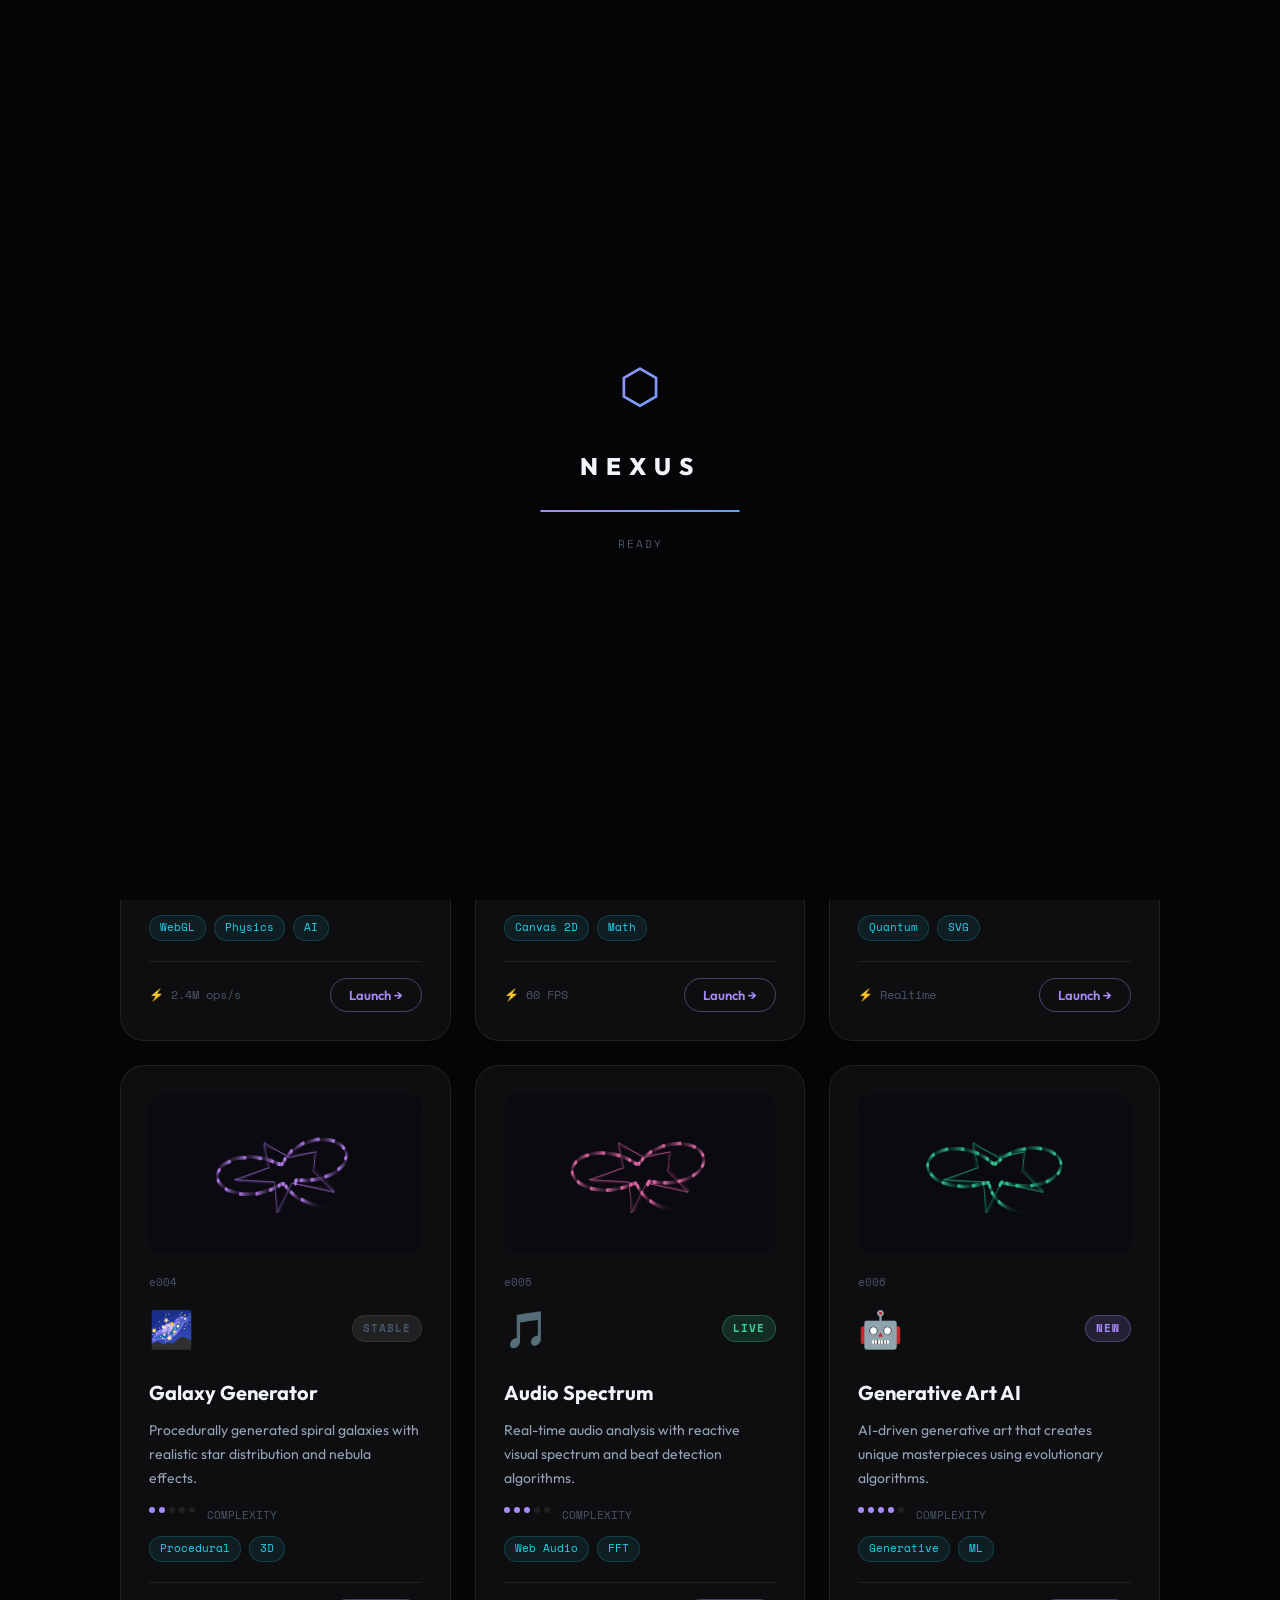
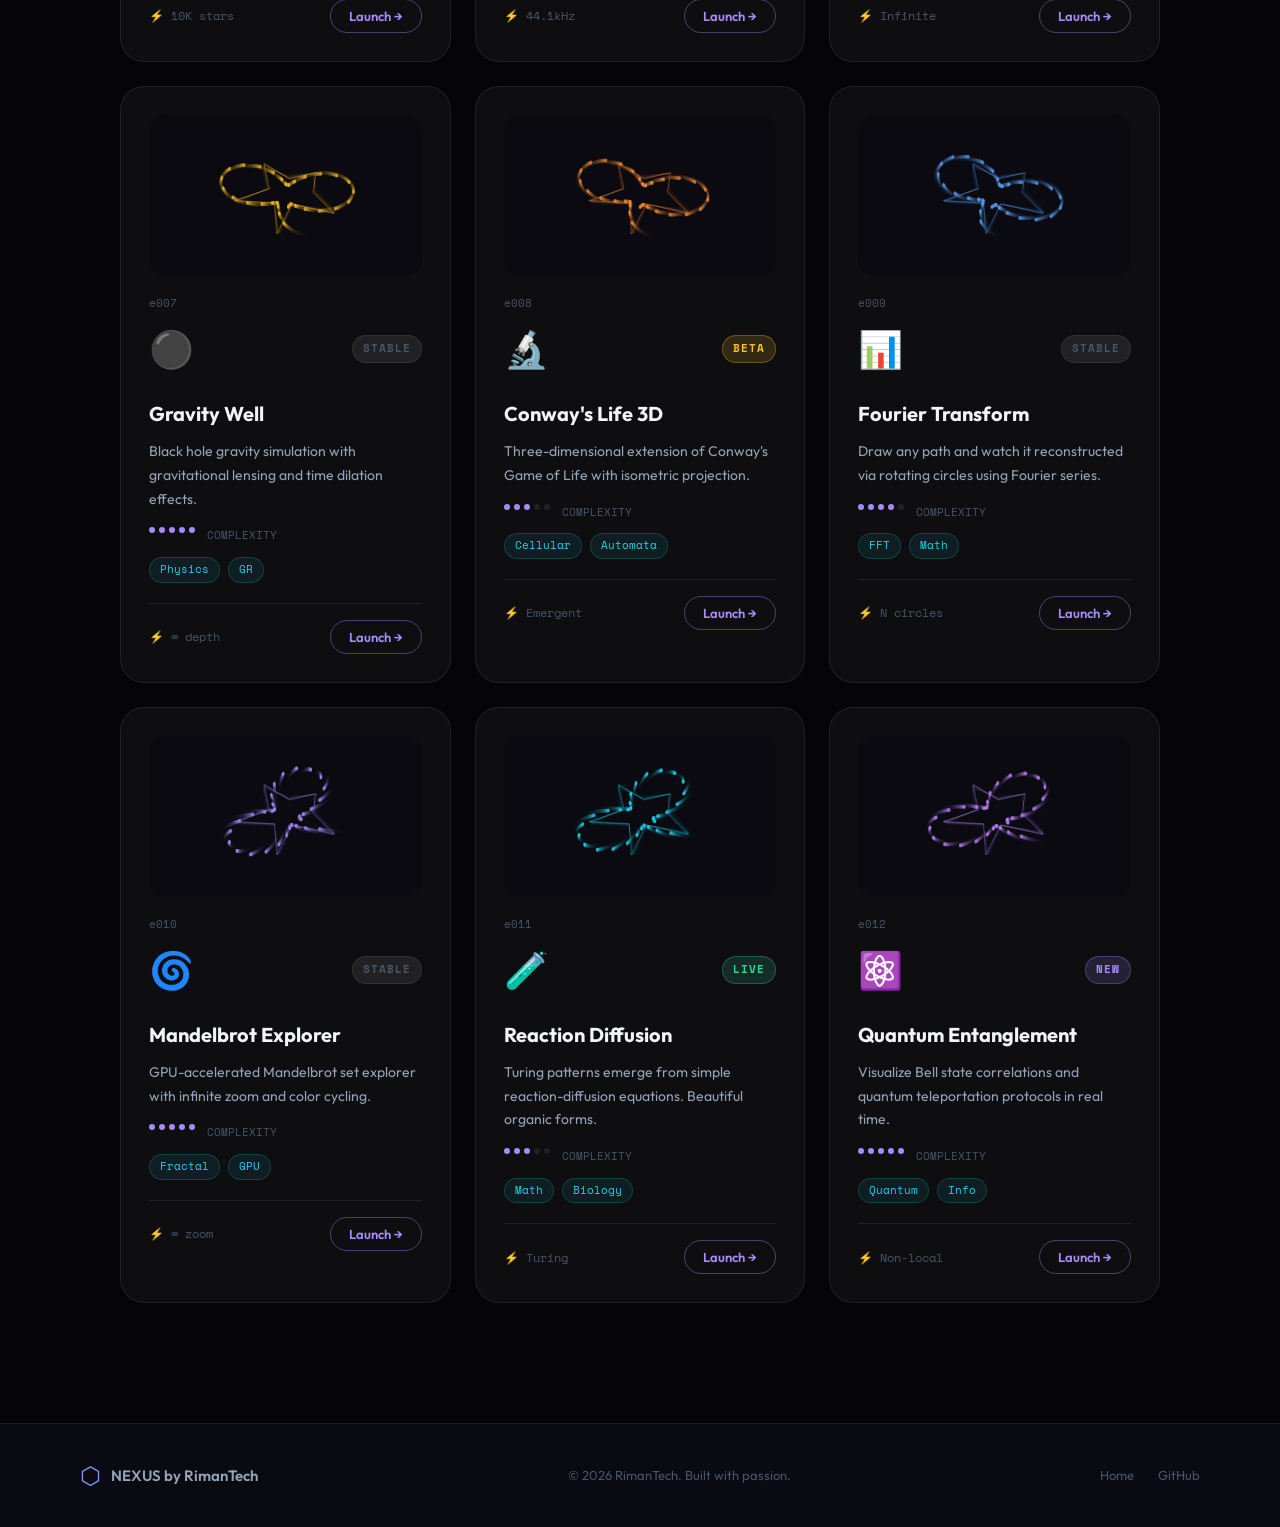
<file: experiments.html>
<!DOCTYPE html>
<html lang="en">
<head>
  <meta charset="UTF-8" />
  <meta name="viewport" content="width=device-width, initial-scale=1.0" />
  <title>Experiments — NEXUS Lab by RimanTech</title>
  <meta name="description" content="Browse all active NEXUS experiments — particle physics, quantum simulations, generative art, and more." />
  <link rel="preconnect" href="https://fonts.googleapis.com" />
  <link rel="preconnect" href="https://fonts.gstatic.com" crossorigin />
  <link href="https://fonts.googleapis.com/css2?family=Outfit:wght@100;300;400;500;600;700;900&family=Space+Mono:wght@400;700&display=swap" rel="stylesheet" />
  <link rel="stylesheet" href="styles.css" />
  <style>
    .exp-page-header {
      padding: 140px 80px 60px;
      text-align: center;
      position: relative;
      z-index: 1;
    }
    .exp-page-header::before {
      content: '';
      position: absolute;
      top: 0; left: 50%;
      transform: translateX(-50%);
      width: 600px; height: 400px;
      background: radial-gradient(circle, rgba(167,139,250,0.1) 0%, transparent 70%);
      pointer-events: none;
    }
    .filter-bar {
      display: flex;
      justify-content: center;
      gap: 12px;
      flex-wrap: wrap;
      padding: 0 80px 48px;
      position: relative;
      z-index: 1;
    }
    .filter-btn {
      background: transparent;
      border: 1px solid var(--border);
      color: var(--text-secondary);
      padding: 8px 20px;
      border-radius: 50px;
      font-family: var(--font-main);
      font-size: 14px;
      cursor: pointer;
      transition: var(--transition);
    }
    .filter-btn:hover, .filter-btn.active {
      background: rgba(167,139,250,0.1);
      border-color: rgba(167,139,250,0.4);
      color: var(--accent-violet);
    }
    .exp-full-grid {
      display: grid;
      grid-template-columns: repeat(3, 1fr);
      gap: 24px;
      max-width: 1200px;
      margin: 0 auto;
      padding: 0 80px 120px;
      position: relative;
      z-index: 1;
    }
    @media (max-width: 1100px) { .exp-full-grid { grid-template-columns: repeat(2,1fr); } }
    @media (max-width: 700px) {
      .exp-full-grid, .filter-bar { padding: 0 24px 80px; }
      .exp-full-grid { grid-template-columns: 1fr; }
      .exp-page-header { padding: 120px 24px 40px; }
    }
    .exp-preview {
      width: 100%;
      height: 160px;
      border-radius: var(--radius-md);
      overflow: hidden;
      margin-bottom: 20px;
      background: var(--bg-primary);
      position: relative;
    }
    .exp-preview canvas {
      width: 100%;
      height: 100%;
    }
    .exp-number {
      font-family: var(--font-mono);
      font-size: 11px;
      color: var(--text-muted);
      margin-bottom: 8px;
      display: block;
    }
    .exp-difficulty {
      display: flex;
      gap: 4px;
      margin-top: 8px;
    }
    .diff-dot {
      width: 6px; height: 6px;
      border-radius: 50%;
      background: var(--border);
    }
    .diff-dot.filled { background: var(--accent-violet); }
  </style>
</head>
<body>
  <canvas id="particle-canvas"></canvas>

  <nav class="nav" id="nav">
    <div class="nav-brand">
      <a href="index.html" style="display:flex;align-items:center;gap:10px;text-decoration:none;">
        <span class="nav-logo">⬡</span>
        <span class="nav-name">NEXUS</span>
      </a>
    </div>
    <ul class="nav-links">
      <li><a href="index.html" class="nav-link">Home</a></li>
      <li><a href="experiments.html" class="nav-link active">Experiments</a></li>
      <li><a href="index.html#visualizer" class="nav-link">Visualizer</a></li>
      <li><a href="index.html#contact" class="nav-link">Contact</a></li>
    </ul>
    <button class="nav-cta" onclick="location.href='index.html#visualizer'">Open Lab →</button>
  </nav>

  <div class="exp-page-header">
    <span class="section-tag">// ALL EXPERIMENTS</span>
    <h1 class="section-title" style="margin-bottom:16px;">
      The <span class="gradient-text">Lab</span> Catalog
    </h1>
    <p class="section-desc">
      48 experiments across physics, AI, generative art, and audio. Filter by category.
    </p>
  </div>

  <div class="filter-bar">
    <button class="filter-btn active" data-filter="all">All</button>
    <button class="filter-btn" data-filter="physics">Physics</button>
    <button class="filter-btn" data-filter="ai">AI / ML</button>
    <button class="filter-btn" data-filter="generative">Generative</button>
    <button class="filter-btn" data-filter="audio">Audio</button>
    <button class="filter-btn" data-filter="quantum">Quantum</button>
  </div>

  <div class="exp-full-grid" id="expGrid">
    <!-- Cards generated by JS -->
  </div>

  <footer class="footer">
    <div class="footer-content">
      <div class="footer-brand">
        <span class="nav-logo">⬡</span>
        <span class="footer-name">NEXUS by RimanTech</span>
      </div>
      <p class="footer-copy">© 2026 RimanTech. Built with passion.</p>
      <div class="footer-links">
        <a href="index.html">Home</a>
        <a href="https://github.com/basseyriman/Experiment" target="_blank">GitHub</a>
      </div>
    </div>
  </footer>

  <div class="modal-overlay" id="modalOverlay">
    <div class="modal" id="modal">
      <button class="modal-close" id="modalClose">✕</button>
      <div class="modal-content" id="modalContent"></div>
    </div>
  </div>

  <div class="toast" id="toast"></div>

  <script src="app.js"></script>
  <script>
    // Extended experiment catalog
    const EXPERIMENTS = [
      { id: 'e001', title: 'Neural Particle Engine', category: 'ai', icon: '🧠', badge: 'live', desc: 'Self-organizing particles that simulate neural network behavior using physics-based attraction and repulsion forces.', tags: ['WebGL', 'Physics', 'AI'], stat: '2.4M ops/s', difficulty: 3, color: '#a78bfa', key: 'neural' },
      { id: 'e002', title: 'Fluid Dynamics Sim', category: 'physics', icon: '🌊', badge: 'beta', desc: 'Real-time fluid simulation using Navier-Stokes equations rendered entirely in the browser.', tags: ['Canvas 2D', 'Math'], stat: '60 FPS', difficulty: 5, color: '#60a5fa', key: 'fluid' },
      { id: 'e003', title: 'Quantum Wave Visualizer', category: 'quantum', icon: '🔮', badge: 'new', desc: 'Interactive quantum probability wave collapse simulation with beautiful visual feedback.', tags: ['Quantum', 'SVG'], stat: 'Realtime', difficulty: 4, color: '#22d3ee', key: 'quantum' },
      { id: 'e004', title: 'Galaxy Generator', category: 'generative', icon: '🌌', badge: 'stable', desc: 'Procedurally generated spiral galaxies with realistic star distribution and nebula effects.', tags: ['Procedural', '3D'], stat: '10K stars', difficulty: 2, color: '#c084fc', key: 'galaxy' },
      { id: 'e005', title: 'Audio Spectrum', category: 'audio', icon: '🎵', badge: 'live', desc: 'Real-time audio analysis with reactive visual spectrum and beat detection algorithms.', tags: ['Web Audio', 'FFT'], stat: '44.1kHz', difficulty: 3, color: '#f472b6', key: 'audio' },
      { id: 'e006', title: 'Generative Art AI', category: 'ai', icon: '🤖', badge: 'new', desc: 'AI-driven generative art that creates unique masterpieces using evolutionary algorithms.', tags: ['Generative', 'ML'], stat: 'Infinite', difficulty: 4, color: '#34d399', key: 'genart' },
      { id: 'e007', title: 'Gravity Well', category: 'physics', icon: '⚫', badge: 'stable', desc: 'Black hole gravity simulation with gravitational lensing and time dilation effects.', tags: ['Physics', 'GR'], stat: '∞ depth', difficulty: 5, color: '#fbbf24', key: 'neural' },
      { id: 'e008', title: 'Conway\'s Life 3D', category: 'generative', icon: '🔬', badge: 'beta', desc: 'Three-dimensional extension of Conway\'s Game of Life with isometric projection.', tags: ['Cellular', 'Automata'], stat: 'Emergent', difficulty: 3, color: '#fb923c', key: 'genart' },
      { id: 'e009', title: 'Fourier Transform', category: 'audio', icon: '📊', badge: 'stable', desc: 'Draw any path and watch it reconstructed via rotating circles using Fourier series.', tags: ['FFT', 'Math'], stat: 'N circles', difficulty: 4, color: '#60a5fa', key: 'fluid' },
      { id: 'e010', title: 'Mandelbrot Explorer', category: 'generative', icon: '🌀', badge: 'stable', desc: 'GPU-accelerated Mandelbrot set explorer with infinite zoom and color cycling.', tags: ['Fractal', 'GPU'], stat: '∞ zoom', difficulty: 5, color: '#a78bfa', key: 'quantum' },
      { id: 'e011', title: 'Reaction Diffusion', category: 'physics', icon: '🧪', badge: 'live', desc: 'Turing patterns emerge from simple reaction-diffusion equations. Beautiful organic forms.', tags: ['Math', 'Biology'], stat: 'Turing', difficulty: 3, color: '#22d3ee', key: 'genart' },
      { id: 'e012', title: 'Quantum Entanglement', category: 'quantum', icon: '⚛️', badge: 'new', desc: 'Visualize Bell state correlations and quantum teleportation protocols in real time.', tags: ['Quantum', 'Info'], stat: 'Non-local', difficulty: 5, color: '#c084fc', key: 'quantum' },
    ];

    function renderCards(filter = 'all') {
      const grid = document.getElementById('expGrid');
      const filtered = filter === 'all' ? EXPERIMENTS : EXPERIMENTS.filter(e => e.category === filter);

      grid.innerHTML = filtered.map((exp, i) => `
        <div class="exp-card reveal" data-category="${exp.category}" style="transition-delay:${i*0.04}s">
          <div class="exp-card-glow"></div>
          <div class="exp-preview" id="preview-${exp.id}">
            <canvas id="canvas-${exp.id}" width="400" height="160"></canvas>
          </div>
          <span class="exp-number">${exp.id}</span>
          <div class="exp-card-header">
            <span class="exp-icon">${exp.icon}</span>
            <span class="exp-badge ${exp.badge}">${exp.badge.toUpperCase()}</span>
          </div>
          <h3 class="exp-title">${exp.title}</h3>
          <p class="exp-desc">${exp.desc}</p>
          <div class="exp-difficulty">
            ${[1,2,3,4,5].map(d => `<div class="diff-dot${d <= exp.difficulty ? ' filled' : ''}"></div>`).join('')}
            <span style="font-size:11px;color:var(--text-muted);margin-left:8px;font-family:var(--font-mono);">COMPLEXITY</span>
          </div>
          <div class="exp-tags" style="margin-top:12px;">
            ${exp.tags.map(t => `<span class="tag">${t}</span>`).join('')}
          </div>
          <div class="exp-footer">
            <span class="exp-stat">⚡ ${exp.stat}</span>
            <button class="exp-launch" onclick="openModal('${exp.key}')">Launch →</button>
          </div>
        </div>
      `).join('');

      // Re-observe for reveal
      document.querySelectorAll('.reveal').forEach(el => {
        observer.observe(el);
      });

      // Draw mini previews
      setTimeout(() => {
        filtered.forEach(exp => drawMiniPreview(exp));
      }, 100);
    }

    const observer = new IntersectionObserver((entries) => {
      entries.forEach(e => {
        if (e.isIntersecting) {
          e.target.classList.add('visible');
          observer.unobserve(e.target);
        }
      });
    }, { threshold: 0.1 });

    // Draw mini experiment previews
    function drawMiniPreview(exp) {
      const canvas = document.getElementById(`canvas-${exp.id}`);
      if (!canvas) return;
      const ctx = canvas.getContext('2d');
      const w = canvas.width, h = canvas.height;
      let t = 0;

      ctx.fillStyle = '#0a0a12';
      ctx.fillRect(0, 0, w, h);

      function draw() {
        ctx.fillStyle = 'rgba(10,10,18,0.15)';
        ctx.fillRect(0, 0, w, h);
        t += 0.02;

        const N = 30;
        for (let i = 0; i < N; i++) {
          const angle = (i / N) * Math.PI * 2 + t * (0.3 + (exp.id.slice(-1) * 0.1));
          const r = 30 + 20 * Math.sin(t * 2 + i * 0.5);
          const x = w / 2 + Math.cos(angle) * r * 2;
          const y = h / 2 + Math.sin(angle) * r;
          ctx.beginPath();
          ctx.arc(x, y, 2, 0, Math.PI * 2);
          ctx.fillStyle = exp.color + 'aa';
          ctx.fill();
        }

        // Connect some
        ctx.beginPath();
        for (let i = 0; i < N; i += 3) {
          const angle = (i / N) * Math.PI * 2 + t * 0.3;
          const r = 25 + 15 * Math.sin(t + i);
          const x = w / 2 + Math.cos(angle) * r * 2;
          const y = h / 2 + Math.sin(angle) * r;
          if (i === 0) ctx.moveTo(x, y);
          else ctx.lineTo(x, y);
        }
        ctx.closePath();
        ctx.strokeStyle = exp.color + '30';
        ctx.lineWidth = 1;
        ctx.stroke();

        requestAnimationFrame(draw);
      }
      draw();
    }

    // Filter buttons
    document.querySelectorAll('.filter-btn').forEach(btn => {
      btn.addEventListener('click', () => {
        document.querySelectorAll('.filter-btn').forEach(b => b.classList.remove('active'));
        btn.classList.add('active');
        renderCards(btn.dataset.filter);
      });
    });

    renderCards();
  </script>
</body>
</html>
</file>
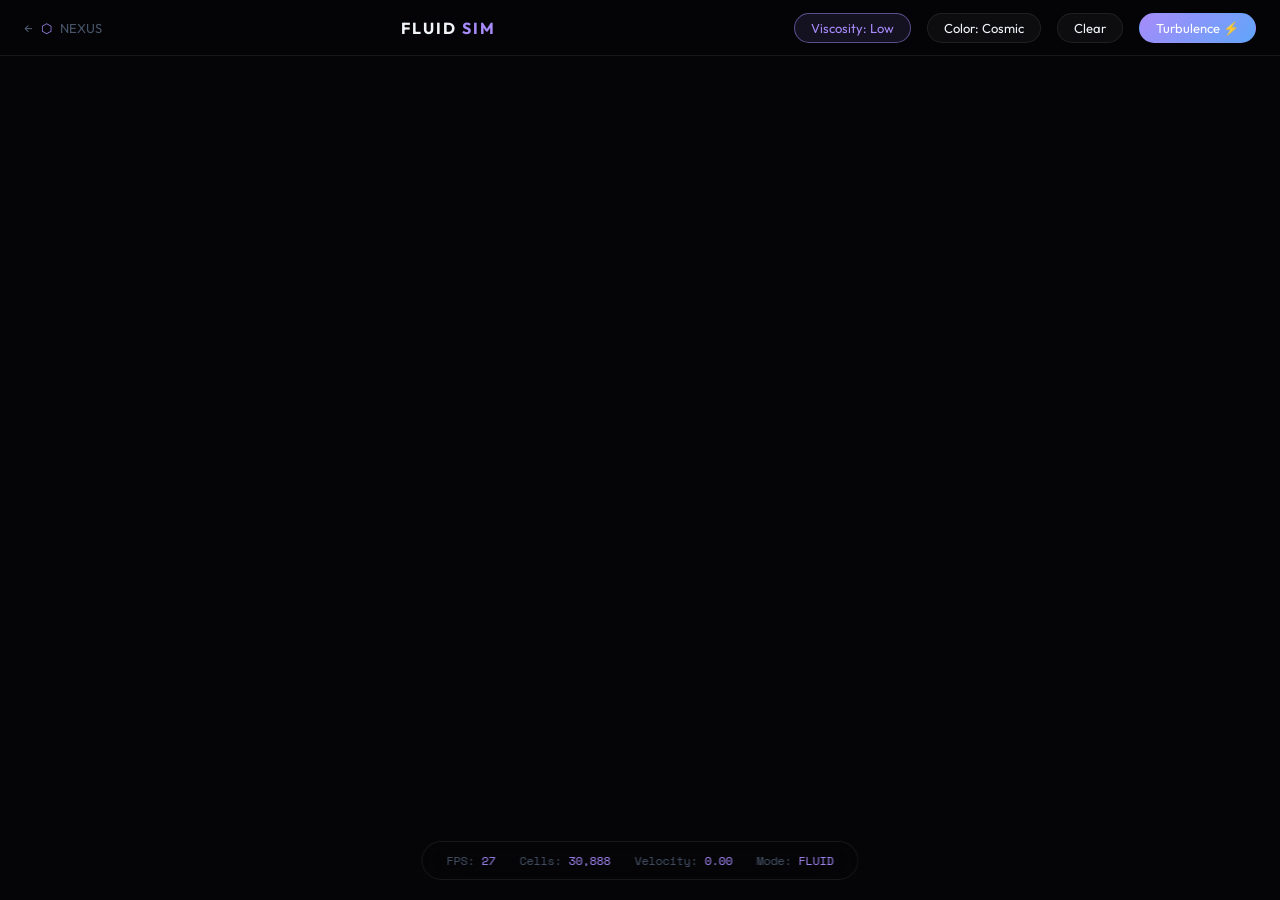
<file: fluid-sim.html>
<!DOCTYPE html>
<html lang="en">
<head>
  <meta charset="UTF-8" />
  <meta name="viewport" content="width=device-width, initial-scale=1.0" />
  <title>Fluid Sim — NEXUS Experiment Lab</title>
  <meta name="description" content="Real-time fluid dynamics simulation built with HTML5 Canvas. Part of the NEXUS Experiment Lab by RimanTech." />
  <link rel="preconnect" href="https://fonts.googleapis.com" />
  <link href="https://fonts.googleapis.com/css2?family=Outfit:wght@400;600;700;900&family=Space+Mono&display=swap" rel="stylesheet" />
  <style>
    *, *::before, *::after { box-sizing: border-box; margin: 0; padding: 0; }
    :root {
      --bg: #050508;
      --surface: rgba(255,255,255,0.04);
      --border: rgba(255,255,255,0.08);
      --text: #f1f5f9;
      --muted: #475569;
      --violet: #a78bfa;
      --blue: #60a5fa;
      --cyan: #22d3ee;
    }
    body {
      font-family: 'Outfit', sans-serif;
      background: var(--bg);
      color: var(--text);
      height: 100vh;
      overflow: hidden;
      display: flex;
      flex-direction: column;
    }
    .sim-nav {
      display: flex;
      align-items: center;
      justify-content: space-between;
      padding: 0 24px;
      height: 56px;
      background: rgba(5,5,8,0.9);
      backdrop-filter: blur(20px);
      border-bottom: 1px solid var(--border);
      flex-shrink: 0;
      z-index: 10;
    }
    .sim-brand { font-size: 16px; font-weight: 700; letter-spacing: 2px; }
    .sim-brand span { color: var(--violet); }
    .sim-controls {
      display: flex;
      align-items: center;
      gap: 16px;
    }
    .sim-btn {
      background: var(--surface);
      border: 1px solid var(--border);
      color: var(--text);
      padding: 6px 16px;
      border-radius: 50px;
      font-family: 'Outfit', sans-serif;
      font-size: 13px;
      cursor: pointer;
      transition: all 0.2s ease;
    }
    .sim-btn:hover, .sim-btn.active {
      border-color: rgba(167,139,250,0.5);
      background: rgba(167,139,250,0.1);
      color: var(--violet);
    }
    .sim-btn.primary {
      background: linear-gradient(135deg, var(--violet), var(--blue));
      border-color: transparent;
      color: white;
    }
    .sim-btn.primary:hover {
      transform: translateY(-1px);
      box-shadow: 0 4px 16px rgba(167,139,250,0.3);
      color: white;
    }
    .sim-back {
      display: flex;
      align-items: center;
      gap: 8px;
      text-decoration: none;
      color: var(--muted);
      font-size: 13px;
      transition: color 0.2s;
    }
    .sim-back:hover { color: var(--text); }
    #fluidCanvas {
      flex: 1;
      display: block;
      cursor: crosshair;
    }
    .sim-hud {
      position: absolute;
      bottom: 20px;
      left: 50%;
      transform: translateX(-50%);
      display: flex;
      gap: 24px;
      background: rgba(5,5,8,0.8);
      backdrop-filter: blur(16px);
      border: 1px solid var(--border);
      border-radius: 50px;
      padding: 10px 24px;
    }
    .hud-item {
      font-family: 'Space Mono', monospace;
      font-size: 12px;
      color: var(--muted);
    }
    .hud-item span { color: var(--violet); }
    .sim-instruction {
      position: absolute;
      top: 80px;
      left: 50%;
      transform: translateX(-50%);
      background: rgba(5,5,8,0.8);
      backdrop-filter: blur(16px);
      border: 1px solid var(--border);
      border-radius: 12px;
      padding: 12px 24px;
      font-size: 14px;
      color: var(--muted);
      text-align: center;
      animation: fadeOut 3s 2s ease forwards;
      pointer-events: none;
    }
    @keyframes fadeOut { to { opacity: 0; } }
  </style>
</head>
<body>
  <nav class="sim-nav">
    <a href="index.html" class="sim-back">← <span style="color:var(--violet)">⬡</span> NEXUS</a>
    <div class="sim-brand">FLUID <span>SIM</span></div>
    <div class="sim-controls">
      <button class="sim-btn active" id="viscBtn" onclick="toggleVisc()">Viscosity: Low</button>
      <button class="sim-btn" id="colorBtn" onclick="cycleColor()">Color: Cosmic</button>
      <button class="sim-btn" onclick="clearSim()">Clear</button>
      <button class="sim-btn primary" onclick="addTurbulence()">Turbulence ⚡</button>
    </div>
  </nav>

  <canvas id="fluidCanvas"></canvas>

  <div class="sim-instruction">🖱️ Click and drag to inject fluid into the simulation</div>

  <div class="sim-hud">
    <div class="hud-item">FPS: <span id="fpsDisplay">60</span></div>
    <div class="hud-item">Cells: <span id="cellDisplay">0</span></div>
    <div class="hud-item">Velocity: <span id="velDisplay">0.00</span></div>
    <div class="hud-item">Mode: <span id="modeDisplay">FLUID</span></div>
  </div>

  <script>
  "use strict";

  const canvas = document.getElementById('fluidCanvas');
  const ctx = canvas.getContext('2d');

  // Grid resolution
  const SCALE = 6;
  let W, H, N, M;
  let dt = 0.1;
  let diff = 0.0001;
  let visc = 0.00001;
  let viscLow = true;

  // Color themes
  const COLORS = {
    cosmic: (d) => `hsl(${260 + d * 60}, 80%, ${20 + d * 60}%)`,
    fire:   (d) => `hsl(${d * 40}, 90%, ${15 + d * 55}%)`,
    ocean:  (d) => `hsl(${180 + d * 40}, 80%, ${15 + d * 55}%)`,
    matrix: (d) => `hsl(${120 + d * 20}, 80%, ${10 + d * 55}%)`,
  };
  const colorNames = Object.keys(COLORS);
  let colorIdx = 0;

  let dens, dens_prev, u, v, u_prev, v_prev;

  function setupGrid() {
    W = Math.ceil(canvas.width / SCALE) + 2;
    H = Math.ceil(canvas.height / SCALE) + 2;
    N = W * H;
    dens      = new Float32Array(N);
    dens_prev = new Float32Array(N);
    u         = new Float32Array(N);
    v         = new Float32Array(N);
    u_prev    = new Float32Array(N);
    v_prev    = new Float32Array(N);
    document.getElementById('cellDisplay').textContent = (W * H).toLocaleString();
  }

  function idx(x, y) { return Math.max(0, Math.min(x, W-1)) + Math.max(0, Math.min(y, H-1)) * W; }

  function setBnd(b, x) {
    for (let i = 1; i < W - 1; i++) {
      x[idx(i, 0)]   = b === 2 ? -x[idx(i, 1)]   : x[idx(i, 1)];
      x[idx(i, H-1)] = b === 2 ? -x[idx(i, H-2)] : x[idx(i, H-2)];
    }
    for (let j = 1; j < H - 1; j++) {
      x[idx(0,   j)] = b === 1 ? -x[idx(1, j)]   : x[idx(1, j)];
      x[idx(W-1, j)] = b === 1 ? -x[idx(W-2, j)] : x[idx(W-2, j)];
    }
    x[idx(0,0)]     = 0.5 * (x[idx(1,0)]   + x[idx(0,1)]);
    x[idx(W-1,0)]   = 0.5 * (x[idx(W-2,0)] + x[idx(W-1,1)]);
    x[idx(0,H-1)]   = 0.5 * (x[idx(1,H-1)] + x[idx(0,H-2)]);
    x[idx(W-1,H-1)] = 0.5 * (x[idx(W-2,H-1)] + x[idx(W-1,H-2)]);
  }

  function linSolve(b, x, x0, a, c) {
    const cRecip = 1 / c;
    for (let k = 0; k < 8; k++) {
      for (let j = 1; j < H - 1; j++) {
        for (let i = 1; i < W - 1; i++) {
          x[idx(i,j)] = (x0[idx(i,j)] + a * (x[idx(i+1,j)] + x[idx(i-1,j)] + x[idx(i,j+1)] + x[idx(i,j-1)])) * cRecip;
        }
      }
      setBnd(b, x);
    }
  }

  function diffuse(b, x, x0, diff) {
    const a = dt * diff * (W - 2) * (H - 2);
    linSolve(b, x, x0, a, 1 + 4 * a);
  }

  function advect(b, d, d0, u, v) {
    const dt0x = dt * (W - 2);
    const dt0y = dt * (H - 2);
    for (let j = 1; j < H - 1; j++) {
      for (let i = 1; i < W - 1; i++) {
        let x = i - dt0x * u[idx(i,j)];
        let y = j - dt0y * v[idx(i,j)];
        x = Math.max(0.5, Math.min(W - 1.5, x));
        y = Math.max(0.5, Math.min(H - 1.5, y));
        const i0 = Math.floor(x), i1 = i0 + 1;
        const j0 = Math.floor(y), j1 = j0 + 1;
        const s1 = x - i0, s0 = 1 - s1;
        const t1 = y - j0, t0 = 1 - t1;
        d[idx(i,j)] = s0*(t0*d0[idx(i0,j0)] + t1*d0[idx(i0,j1)]) + s1*(t0*d0[idx(i1,j0)] + t1*d0[idx(i1,j1)]);
      }
    }
    setBnd(b, d);
  }

  function project(u, v, p, div) {
    const hx = 1 / (W - 2), hy = 1 / (H - 2);
    for (let j = 1; j < H - 1; j++) {
      for (let i = 1; i < W - 1; i++) {
        div[idx(i,j)] = -0.5 * (hx*(u[idx(i+1,j)]-u[idx(i-1,j)]) + hy*(v[idx(i,j+1)]-v[idx(i,j-1)]));
        p[idx(i,j)] = 0;
      }
    }
    setBnd(0, div); setBnd(0, p);
    linSolve(0, p, div, 1, 4);
    for (let j = 1; j < H - 1; j++) {
      for (let i = 1; i < W - 1; i++) {
        u[idx(i,j)] -= 0.5 * (W-2) * (p[idx(i+1,j)] - p[idx(i-1,j)]);
        v[idx(i,j)] -= 0.5 * (H-2) * (p[idx(i,j+1)] - p[idx(i,j-1)]);
      }
    }
    setBnd(1, u); setBnd(2, v);
  }

  const p = new Float32Array(1); // will resize
  let pArr, divArr;

  function step() {
    if (!pArr) { pArr = new Float32Array(N); divArr = new Float32Array(N); }

    // Velocity step
    addArray(u, u_prev);
    addArray(v, v_prev);
    diffuse(1, u_prev, u, visc);
    diffuse(2, v_prev, v, visc);
    project(u_prev, v_prev, u, v);
    advect(1, u, u_prev, u_prev, v_prev);
    advect(2, v, v_prev, u_prev, v_prev);
    project(u, v, pArr, divArr);

    // Density step
    addArray(dens, dens_prev);
    diffuse(0, dens_prev, dens, diff);
    advect(0, dens, dens_prev, u, v);

    // Decay
    for (let i = 0; i < N; i++) {
      dens[i] *= 0.997;
      u_prev[i] = 0; v_prev[i] = 0; dens_prev[i] = 0;
    }
  }

  function addArray(a, b) {
    for (let i = 0; i < N; i++) a[i] += b[i];
  }

  function render() {
    const colorFn = COLORS[colorNames[colorIdx]];
    const imgData = ctx.createImageData(canvas.width, canvas.height);
    const data = imgData.data;

    for (let j = 0; j < H - 2; j++) {
      for (let i = 0; i < W - 2; i++) {
        const d = Math.min(dens[idx(i+1, j+1)], 1);
        if (d < 0.005) continue;

        const px = i * SCALE;
        const py = j * SCALE;

        // Parse color
        const c = parseColorHSL(colorFn(d));

        for (let dy = 0; dy < SCALE; dy++) {
          for (let dx = 0; dx < SCALE; dx++) {
            const xi = px + dx, yi = py + dy;
            if (xi >= canvas.width || yi >= canvas.height) continue;
            const off = (yi * canvas.width + xi) * 4;
            data[off]   = c[0];
            data[off+1] = c[1];
            data[off+2] = c[2];
            data[off+3] = Math.round(d * 240);
          }
        }
      }
    }

    ctx.fillStyle = 'rgba(5,5,8,0.2)';
    ctx.fillRect(0, 0, canvas.width, canvas.height);
    ctx.putImageData(imgData, 0, 0);
  }

  // Fast HSL to RGB
  function parseColorHSL(hsl) {
    const m = hsl.match(/hsl\((\d+\.?\d*),\s*(\d+)%,\s*(\d+)%\)/);
    if (!m) return [167, 139, 250];
    const h = +m[1] / 360, s = +m[2] / 100, l = +m[3] / 100;
    let r, g, b;
    if (s === 0) { r = g = b = l; }
    else {
      const q = l < 0.5 ? l * (1 + s) : l + s - l * s;
      const p = 2 * l - q;
      r = hue2rgb(p, q, h + 1/3);
      g = hue2rgb(p, q, h);
      b = hue2rgb(p, q, h - 1/3);
    }
    return [Math.round(r*255), Math.round(g*255), Math.round(b*255)];
  }

  function hue2rgb(p, q, t) {
    if (t < 0) t += 1; if (t > 1) t -= 1;
    if (t < 1/6) return p + (q-p)*6*t;
    if (t < 1/2) return q;
    if (t < 2/3) return p + (q-p)*(2/3-t)*6;
    return p;
  }

  // Mouse interaction
  let mx = -1, my = -1, lx = -1, ly = -1, isDown = false;

  canvas.addEventListener('mousedown', (e) => {
    isDown = true;
    const r = canvas.getBoundingClientRect();
    lx = mx = Math.floor((e.clientX - r.left) / SCALE);
    ly = my = Math.floor((e.clientY - r.top) / SCALE);
  });

  canvas.addEventListener('mousemove', (e) => {
    if (!isDown) return;
    const r = canvas.getBoundingClientRect();
    lx = mx; ly = my;
    mx = Math.floor((e.clientX - r.left) / SCALE);
    my = Math.floor((e.clientY - r.top) / SCALE);
    injectFluid(mx, my, (mx - lx) * 5, (my - ly) * 5);
  });

  canvas.addEventListener('mouseup', () => { isDown = false; });

  canvas.addEventListener('touchstart', (e) => {
    e.preventDefault();
    isDown = true;
    const r = canvas.getBoundingClientRect();
    const t = e.touches[0];
    lx = mx = Math.floor((t.clientX - r.left) / SCALE);
    ly = my = Math.floor((t.clientY - r.top) / SCALE);
  }, { passive: false });

  canvas.addEventListener('touchmove', (e) => {
    e.preventDefault();
    if (!isDown) return;
    const r = canvas.getBoundingClientRect();
    lx = mx; ly = my;
    const t = e.touches[0];
    mx = Math.floor((t.clientX - r.left) / SCALE);
    my = Math.floor((t.clientY - r.top) / SCALE);
    injectFluid(mx, my, (mx - lx) * 5, (my - ly) * 5);
  }, { passive: false });

  canvas.addEventListener('touchend', () => { isDown = false; });

  function injectFluid(x, y, vx, vy, amount = 0.8) {
    const radius = 2;
    for (let dy = -radius; dy <= radius; dy++) {
      for (let dx = -radius; dx <= radius; dx++) {
        if (dx*dx + dy*dy <= radius*radius) {
          const i = x + dx, j = y + dy;
          if (i > 0 && i < W-1 && j > 0 && j < H-1) {
            dens_prev[idx(i,j)] += amount;
            u_prev[idx(i,j)] += vx * 2;
            v_prev[idx(i,j)] += vy * 2;
          }
        }
      }
    }
  }

  // Controls
  function toggleVisc() {
    viscLow = !viscLow;
    visc = viscLow ? 0.00001 : 0.0005;
    const btn = document.getElementById('viscBtn');
    btn.textContent = `Viscosity: ${viscLow ? 'Low' : 'High'}`;
    btn.classList.toggle('active', viscLow);
  }

  function cycleColor() {
    colorIdx = (colorIdx + 1) % colorNames.length;
    document.getElementById('colorBtn').textContent = `Color: ${colorNames[colorIdx].charAt(0).toUpperCase() + colorNames[colorIdx].slice(1)}`;
  }

  function clearSim() {
    dens.fill(0); dens_prev.fill(0);
    u.fill(0); v.fill(0);
    u_prev.fill(0); v_prev.fill(0);
    ctx.fillStyle = '#050508';
    ctx.fillRect(0, 0, canvas.width, canvas.height);
  }

  function addTurbulence() {
    for (let j = 1; j < H-1; j++) {
      for (let i = 1; i < W-1; i++) {
        u_prev[idx(i,j)] += (Math.random() - 0.5) * 2;
        v_prev[idx(i,j)] += (Math.random() - 0.5) * 2;
        if (Math.random() < 0.02) dens_prev[idx(i,j)] += 0.5;
      }
    }
  }

  // Resize
  function resize() {
    canvas.width = window.innerWidth;
    canvas.height = window.innerHeight - 56;
    setupGrid();
    if (pArr) { pArr = new Float32Array(N); divArr = new Float32Array(N); }
    ctx.fillStyle = '#050508';
    ctx.fillRect(0, 0, canvas.width, canvas.height);
  }

  window.addEventListener('resize', resize);
  resize();

  // Main loop
  let lastT = 0, fps = 60, fpsSmooth = 60;
  let maxVel = 0;

  function loop(t) {
    const delta = t - lastT;
    lastT = t;
    fps = delta > 0 ? 1000 / delta : 60;
    fpsSmooth = fpsSmooth * 0.95 + fps * 0.05;

    step();
    render();

    // HUD update
    if (Math.random() < 0.1) {
      document.getElementById('fpsDisplay').textContent = Math.round(fpsSmooth);
      let mv = 0;
      for (let i = 0; i < N; i++) {
        const speed = Math.hypot(u[i], v[i]);
        if (speed > mv) mv = speed;
      }
      document.getElementById('velDisplay').textContent = mv.toFixed(2);
    }

    requestAnimationFrame(loop);
  }

  requestAnimationFrame(loop);
  </script>
</body>
</html>
</file>
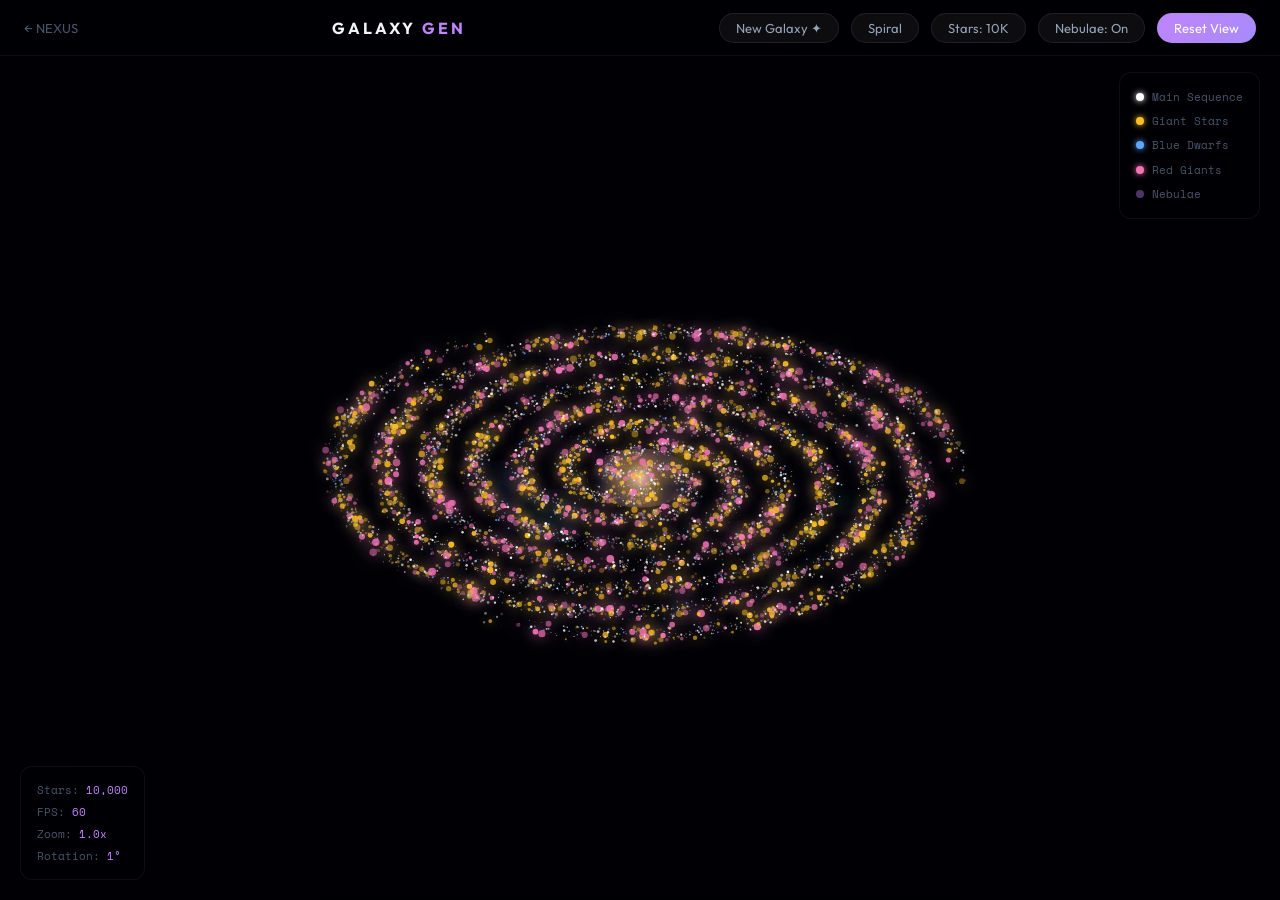
<file: galaxy.html>
<!DOCTYPE html>
<html lang="en">
<head>
  <meta charset="UTF-8" />
  <meta name="viewport" content="width=device-width, initial-scale=1.0" />
  <title>Galaxy Generator — NEXUS Lab</title>
  <meta name="description" content="Procedurally generated spiral galaxies with 10,000 stars. Part of NEXUS Experiment Lab by RimanTech." />
  <link href="https://fonts.googleapis.com/css2?family=Outfit:wght@400;600;700;900&family=Space+Mono&display=swap" rel="stylesheet" />
  <style>
    *, *::before, *::after { box-sizing: border-box; margin: 0; padding: 0; }
    body {
      font-family: 'Outfit', sans-serif;
      background: #000005;
      color: #f1f5f9;
      height: 100vh;
      overflow: hidden;
      display: flex;
      flex-direction: column;
    }
    nav {
      display: flex;
      align-items: center;
      justify-content: space-between;
      padding: 0 24px;
      height: 56px;
      background: rgba(0,0,5,0.9);
      backdrop-filter: blur(20px);
      border-bottom: 1px solid rgba(255,255,255,0.06);
      z-index: 10;
      flex-shrink: 0;
    }
    .back { text-decoration: none; color: #475569; font-size: 13px; transition: color 0.2s; }
    .back:hover { color: #f1f5f9; }
    .brand { font-size: 16px; font-weight: 700; letter-spacing: 3px; }
    .brand span { color: #c084fc; }
    .controls { display: flex; gap: 12px; align-items: center; flex-wrap: wrap; }
    .btn {
      background: rgba(255,255,255,0.05);
      border: 1px solid rgba(255,255,255,0.08);
      color: #94a3b8;
      padding: 6px 16px;
      border-radius: 50px;
      font-family: 'Outfit', sans-serif;
      font-size: 13px;
      cursor: pointer;
      transition: all 0.2s;
    }
    .btn:hover {
      border-color: rgba(192,132,252,0.5);
      color: #c084fc;
      background: rgba(192,132,252,0.1);
    }
    .btn.active {
      background: linear-gradient(135deg, #c084fc, #a78bfa);
      border-color: transparent;
      color: white;
    }
    #galaxyCanvas { flex: 1; display: block; cursor: grab; }
    #galaxyCanvas:active { cursor: grabbing; }
    .hud {
      position: absolute;
      bottom: 20px; left: 20px;
      font-family: 'Space Mono', monospace;
      font-size: 11px;
      color: #475569;
      line-height: 2;
      background: rgba(0,0,5,0.7);
      padding: 12px 16px;
      border-radius: 12px;
      border: 1px solid rgba(255,255,255,0.06);
    }
    .hud span { color: #c084fc; }
    .legend {
      position: absolute;
      top: 72px; right: 20px;
      font-family: 'Space Mono', monospace;
      font-size: 11px;
      color: #475569;
      background: rgba(0,0,5,0.7);
      padding: 12px 16px;
      border-radius: 12px;
      border: 1px solid rgba(255,255,255,0.06);
      line-height: 2.2;
    }
    .legend-item { display: flex; align-items: center; gap: 8px; }
    .legend-dot { width: 8px; height: 8px; border-radius: 50%; }
  </style>
</head>
<body>
  <nav>
    <a href="index.html" class="back">← NEXUS</a>
    <div class="brand">GALAXY <span>GEN</span></div>
    <div class="controls">
      <button class="btn" onclick="newGalaxy()">New Galaxy ✦</button>
      <button class="btn" id="typeBtn" onclick="cycleType()">Spiral</button>
      <button class="btn" id="starsBtn" onclick="cycleStars()">Stars: 10K</button>
      <button class="btn" onclick="toggleNebula()">Nebulae: On</button>
      <button class="btn active" onclick="resetView()">Reset View</button>
    </div>
  </nav>

  <canvas id="galaxyCanvas"></canvas>

  <div class="hud">
    Stars: <span id="starCount">10,000</span><br/>
    FPS: <span id="fps">60</span><br/>
    Zoom: <span id="zoomDisplay">1.0x</span><br/>
    Rotation: <span id="rotDisplay">0°</span>
  </div>

  <div class="legend">
    <div class="legend-item"><div class="legend-dot" style="background:#fff;box-shadow:0 0 6px #fff"></div> Main Sequence</div>
    <div class="legend-item"><div class="legend-dot" style="background:#fbbf24;box-shadow:0 0 6px #fbbf24"></div> Giant Stars</div>
    <div class="legend-item"><div class="legend-dot" style="background:#60a5fa;box-shadow:0 0 6px #60a5fa"></div> Blue Dwarfs</div>
    <div class="legend-item"><div class="legend-dot" style="background:#f472b6;box-shadow:0 0 6px #f472b6"></div> Red Giants</div>
    <div class="legend-item"><div class="legend-dot" style="background:#c084fc;opacity:0.4"></div> Nebulae</div>
  </div>

  <script>
  const canvas = document.getElementById('galaxyCanvas');
  const ctx = canvas.getContext('2d');

  let W, H;
  let stars = [];
  let nebulaPoints = [];
  let showNebula = true;
  let galaxyType = 'spiral';
  const types = ['spiral', 'elliptical', 'irregular', 'barred'];
  let typeIdx = 0;
  const starCounts = [5000, 10000, 20000];
  let starCountIdx = 1;
  let starN = 10000;

  let viewX = 0, viewY = 0, viewZoom = 1;
  let dragStart = null, isDragging = false;
  let rotation = 0;

  const STAR_TYPES = [
    { color: '#ffffff', weight: 50, size: [0.5, 1.5], glow: '#ffffff' },
    { color: '#fbbf24', weight: 15, size: [1.5, 3.5], glow: '#fbbf24' },
    { color: '#60a5fa', weight: 20, size: [0.5, 1.2], glow: '#60a5fa' },
    { color: '#f472b6', weight: 10, size: [2, 4], glow: '#f472b6' },
    { color: '#e2e8f0', weight: 5, size: [0.3, 0.8], glow: '#e2e8f0' },
  ];

  function weightedStarType() {
    const total = STAR_TYPES.reduce((a, b) => a + b.weight, 0);
    let r = Math.random() * total;
    for (const t of STAR_TYPES) {
      r -= t.weight;
      if (r <= 0) return t;
    }
    return STAR_TYPES[0];
  }

  function rand(a, b) { return Math.random() * (b - a) + a; }

  function generateGalaxy() {
    stars = [];
    nebulaPoints = [];

    const cx = 0, cy = 0;
    const maxR = Math.min(W, H) * 0.38;
    const arms = galaxyType === 'barred' ? 2 : galaxyType === 'irregular' ? 0 : 3;
    const armSpread = galaxyType === 'elliptical' ? 1.5 : 0.3;

    for (let i = 0; i < starN; i++) {
      let x, y, r, angle;
      const st = weightedStarType();

      if (galaxyType === 'spiral' || galaxyType === 'barred') {
        const arm = Math.floor(Math.random() * (arms || 1));
        r = Math.pow(Math.random(), 0.6) * maxR;
        const tightness = galaxyType === 'barred' ? 0.015 : 0.025;
        angle = arm * (Math.PI * 2 / arms) + r * tightness * 1.8 + rand(-armSpread, armSpread);
        if (galaxyType === 'barred' && r < maxR * 0.25) {
          // Bar structure
          x = rand(-maxR * 0.25, maxR * 0.25);
          y = rand(-maxR * 0.04, maxR * 0.04);
        } else {
          x = Math.cos(angle) * r + rand(-maxR * 0.03, maxR * 0.03);
          y = Math.sin(angle) * r * 0.5 + rand(-maxR * 0.02, maxR * 0.02);
        }
      } else if (galaxyType === 'elliptical') {
        const theta = rand(0, Math.PI * 2);
        r = Math.pow(Math.random(), 0.4) * maxR;
        x = Math.cos(theta) * r + rand(-r * 0.1, r * 0.1);
        y = Math.sin(theta) * r * 0.55 + rand(-r * 0.08, r * 0.08);
      } else {
        // Irregular
        x = rand(-maxR, maxR);
        y = rand(-maxR * 0.6, maxR * 0.6);
        const distFromCenter = Math.hypot(x, y);
        if (distFromCenter > maxR) { x *= maxR / distFromCenter * 0.9; y *= maxR / distFromCenter * 0.9; }
        if (Math.random() > (1 - distFromCenter / maxR)) { i--; continue; }
      }

      const size = rand(...st.size);
      const brightness = rand(0.4, 1);
      stars.push({ x: cx + x, y: cy + y, r: size, color: st.color, glow: st.glow, brightness, twinkle: rand(0, Math.PI * 2), twinkleSpeed: rand(0.01, 0.05) });
    }

    // Nebulae
    if (showNebula) {
      const nebulaColors = ['rgba(167,139,250,', 'rgba(96,165,250,', 'rgba(244,114,182,', 'rgba(34,211,238,'];
      for (let i = 0; i < 8; i++) {
        const arm = Math.floor(Math.random() * (arms || 1));
        let r = rand(maxR * 0.15, maxR * 0.85);
        let angle;
        if (arms > 0) {
          angle = arm * (Math.PI * 2 / arms) + r * 0.02 + rand(-0.5, 0.5);
        } else {
          angle = rand(0, Math.PI * 2);
        }
        nebulaPoints.push({
          x: Math.cos(angle) * r,
          y: Math.sin(angle) * r * 0.5,
          radius: rand(maxR * 0.06, maxR * 0.15),
          color: nebulaColors[Math.floor(Math.random() * nebulaColors.length)],
          alpha: rand(0.03, 0.1),
        });
      }
    }
  }

  function render(t) {
    ctx.fillStyle = '#000005';
    ctx.fillRect(0, 0, W, H);

    ctx.save();
    ctx.translate(W / 2 + viewX, H / 2 + viewY);
    ctx.scale(viewZoom, viewZoom);

    // Draw nebulae first
    if (showNebula) {
      nebulaPoints.forEach(n => {
        const grad = ctx.createRadialGradient(n.x, n.y, 0, n.x, n.y, n.radius);
        grad.addColorStop(0, n.color + n.alpha + ')');
        grad.addColorStop(1, n.color + '0)');
        ctx.fillStyle = grad;
        ctx.beginPath();
        ctx.ellipse(n.x, n.y, n.radius, n.radius * 0.6, 0, 0, Math.PI * 2);
        ctx.fill();
      });
    }

    // Core glow
    const coreGrad = ctx.createRadialGradient(0, 0, 0, 0, 0, Math.min(W, H) * 0.06);
    coreGrad.addColorStop(0, 'rgba(255,240,200,0.9)');
    coreGrad.addColorStop(0.3, 'rgba(255,200,100,0.4)');
    coreGrad.addColorStop(1, 'rgba(167,139,250,0)');
    ctx.fillStyle = coreGrad;
    ctx.beginPath();
    ctx.ellipse(0, 0, Math.min(W,H) * 0.06, Math.min(W,H) * 0.035, 0, 0, Math.PI * 2);
    ctx.fill();

    // Draw stars
    stars.forEach(s => {
      s.twinkle += s.twinkleSpeed;
      const twinkle = 0.7 + 0.3 * Math.sin(s.twinkle);
      const alpha = s.brightness * twinkle;

      if (s.r > 1.5) {
        ctx.shadowBlur = s.r * 4;
        ctx.shadowColor = s.glow;
      }

      ctx.beginPath();
      ctx.arc(s.x, s.y, s.r * twinkle, 0, Math.PI * 2);
      ctx.fillStyle = s.color + Math.round(alpha * 255).toString(16).padStart(2,'0');
      ctx.fill();
      ctx.shadowBlur = 0;
    });

    ctx.restore();

    // Subtle vignette
    const vignette = ctx.createRadialGradient(W/2, H/2, Math.min(W,H)*0.3, W/2, H/2, Math.min(W,H)*0.8);
    vignette.addColorStop(0, 'rgba(0,0,0,0)');
    vignette.addColorStop(1, 'rgba(0,0,5,0.6)');
    ctx.fillStyle = vignette;
    ctx.fillRect(0, 0, W, H);

    rotation += 0.02;
    document.getElementById('rotDisplay').textContent = Math.round(rotation) % 360 + '°';
  }

  // Controls
  function newGalaxy() {
    generateGalaxy();
  }

  function cycleType() {
    typeIdx = (typeIdx + 1) % types.length;
    galaxyType = types[typeIdx];
    document.getElementById('typeBtn').textContent = galaxyType.charAt(0).toUpperCase() + galaxyType.slice(1);
    generateGalaxy();
  }

  function cycleStars() {
    starCountIdx = (starCountIdx + 1) % starCounts.length;
    starN = starCounts[starCountIdx];
    document.getElementById('starsBtn').textContent = `Stars: ${(starN/1000).toFixed(0)}K`;
    document.getElementById('starCount').textContent = starN.toLocaleString();
    generateGalaxy();
  }

  function toggleNebula() {
    showNebula = !showNebula;
    generateGalaxy();
  }

  function resetView() {
    viewX = 0; viewY = 0; viewZoom = 1;
    document.getElementById('zoomDisplay').textContent = '1.0x';
  }

  // Pan & zoom
  canvas.addEventListener('mousedown', (e) => {
    isDragging = true;
    dragStart = { x: e.clientX - viewX, y: e.clientY - viewY };
    canvas.style.cursor = 'grabbing';
  });
  canvas.addEventListener('mousemove', (e) => {
    if (!isDragging) return;
    viewX = e.clientX - dragStart.x;
    viewY = e.clientY - dragStart.y;
  });
  canvas.addEventListener('mouseup', () => { isDragging = false; canvas.style.cursor = 'grab'; });

  canvas.addEventListener('wheel', (e) => {
    e.preventDefault();
    const delta = e.deltaY > 0 ? 0.9 : 1.1;
    viewZoom = Math.max(0.3, Math.min(8, viewZoom * delta));
    document.getElementById('zoomDisplay').textContent = viewZoom.toFixed(1) + 'x';
  }, { passive: false });

  // Resize
  function resize() {
    W = canvas.width = window.innerWidth;
    H = canvas.height = window.innerHeight - 56;
    generateGalaxy();
  }
  window.addEventListener('resize', resize);
  resize();

  // Loop
  let lastT = 0, fpsSmooth = 60;
  function loop(t) {
    const delta = t - lastT; lastT = t;
    const fps = delta > 0 ? 1000 / delta : 60;
    fpsSmooth = fpsSmooth * 0.95 + fps * 0.05;
    if (Math.random() < 0.05) document.getElementById('fps').textContent = Math.round(fpsSmooth);
    render(t);
    requestAnimationFrame(loop);
  }
  requestAnimationFrame(loop);
  </script>
</body>
</html>
</file>
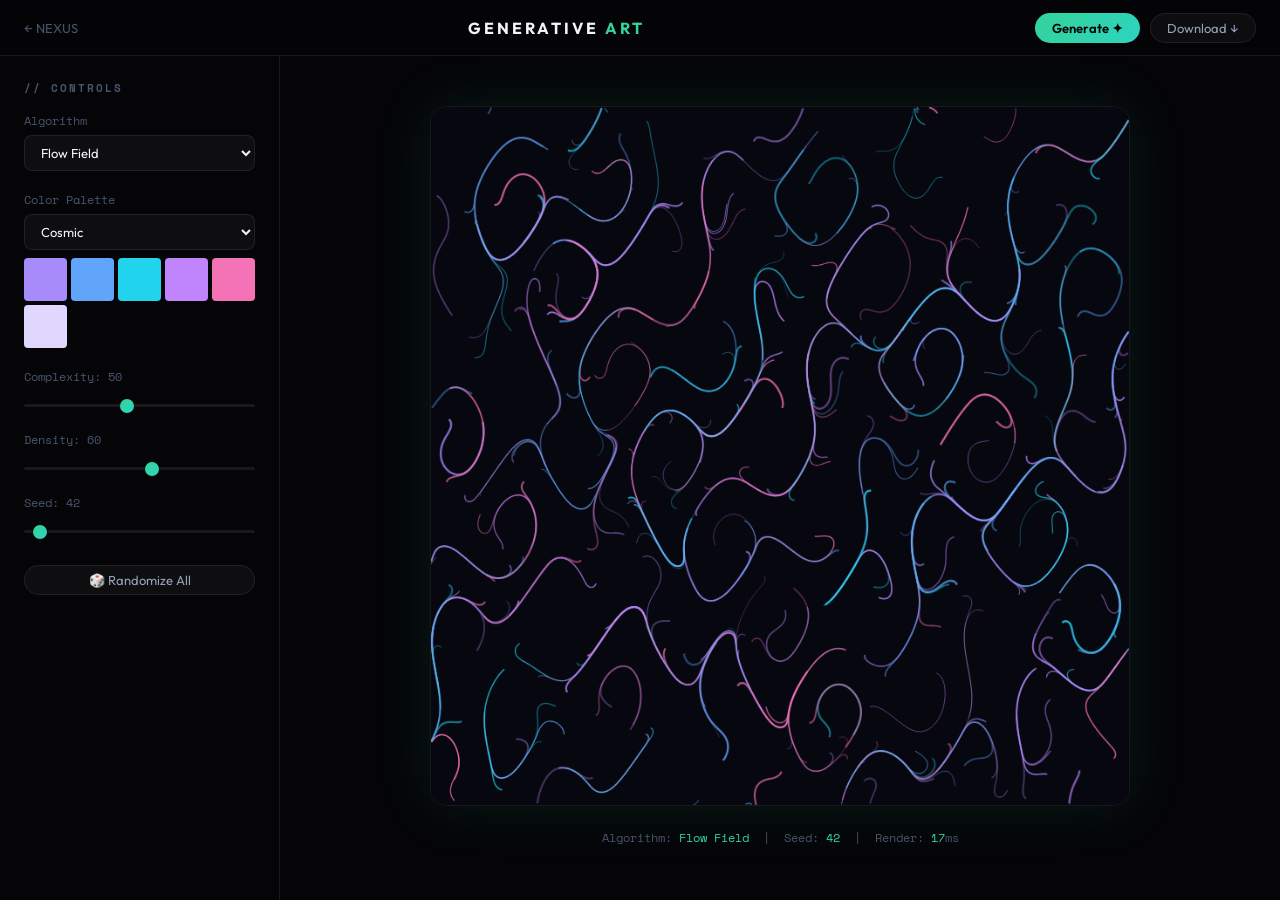
<file: genart.html>
<!DOCTYPE html>
<html lang="en">
<head>
  <meta charset="UTF-8" />
  <meta name="viewport" content="width=device-width, initial-scale=1.0" />
  <title>Generative Art — NEXUS Lab</title>
  <meta name="description" content="AI-powered generative art using evolutionary algorithms. Part of NEXUS Experiment Lab by RimanTech." />
  <link href="https://fonts.googleapis.com/css2?family=Outfit:wght@400;600;700;900&family=Space+Mono&display=swap" rel="stylesheet" />
  <style>
    *, *::before, *::after { box-sizing: border-box; margin: 0; padding: 0; }
    :root {
      --bg: #050508;
      --surface: rgba(255,255,255,0.04);
      --border: rgba(255,255,255,0.08);
      --text: #f1f5f9;
      --muted: #475569;
      --green: #34d399;
      --teal: #2dd4bf;
      --violet: #a78bfa;
    }
    body {
      font-family: 'Outfit', sans-serif;
      background: var(--bg);
      color: var(--text);
      min-height: 100vh;
      display: flex;
      flex-direction: column;
    }
    nav {
      display: flex;
      align-items: center;
      justify-content: space-between;
      padding: 0 24px;
      height: 56px;
      background: rgba(5,5,8,0.9);
      backdrop-filter: blur(20px);
      border-bottom: 1px solid var(--border);
      z-index: 10;
      flex-shrink: 0;
      position: sticky;
      top: 0;
    }
    .back { text-decoration: none; color: var(--muted); font-size: 13px; transition: color 0.2s; }
    .back:hover { color: var(--text); }
    .brand { font-size: 16px; font-weight: 700; letter-spacing: 3px; }
    .brand span { color: var(--green); }
    .nav-controls { display: flex; gap: 10px; }
    .btn {
      background: var(--surface);
      border: 1px solid var(--border);
      color: #94a3b8;
      padding: 6px 16px;
      border-radius: 50px;
      font-family: 'Outfit', sans-serif;
      font-size: 13px;
      cursor: pointer;
      transition: all 0.2s;
    }
    .btn:hover { border-color: rgba(52,211,153,0.5); color: var(--green); background: rgba(52,211,153,0.08); }
    .btn.primary {
      background: linear-gradient(135deg, var(--green), var(--teal));
      border-color: transparent; color: #000;
      font-weight: 600;
    }
    .btn.primary:hover { transform: translateY(-1px); box-shadow: 0 4px 16px rgba(52,211,153,0.3); color: #000; }

    .main {
      display: flex;
      flex: 1;
      gap: 0;
    }
    .sidebar {
      width: 280px;
      flex-shrink: 0;
      padding: 24px;
      border-right: 1px solid var(--border);
      overflow-y: auto;
    }
    .sidebar-title {
      font-size: 11px;
      font-weight: 700;
      letter-spacing: 2px;
      color: var(--muted);
      text-transform: uppercase;
      margin-bottom: 16px;
      font-family: 'Space Mono', monospace;
    }
    .control-group { margin-bottom: 20px; }
    .control-label {
      display: block;
      font-size: 12px;
      color: var(--muted);
      margin-bottom: 6px;
      font-family: 'Space Mono', monospace;
    }
    .slider {
      width: 100%;
      -webkit-appearance: none;
      height: 3px;
      border-radius: 2px;
      background: var(--border);
      outline: none;
      cursor: pointer;
    }
    .slider::-webkit-slider-thumb {
      -webkit-appearance: none;
      width: 14px; height: 14px;
      border-radius: 50%;
      background: linear-gradient(135deg, var(--green), var(--teal));
      cursor: pointer;
    }
    .select {
      width: 100%;
      background: var(--surface);
      border: 1px solid var(--border);
      color: var(--text);
      padding: 8px 12px;
      border-radius: 8px;
      font-family: 'Outfit', sans-serif;
      font-size: 13px;
      outline: none;
    }
    .select:focus { border-color: rgba(52,211,153,0.5); }
    .palette {
      display: grid;
      grid-template-columns: repeat(5, 1fr);
      gap: 4px;
      margin-top: 8px;
    }
    .palette-swatch {
      aspect-ratio: 1;
      border-radius: 4px;
      cursor: pointer;
      border: 2px solid transparent;
      transition: all 0.15s;
    }
    .palette-swatch:hover, .palette-swatch.active {
      border-color: white;
      transform: scale(1.1);
    }
    .canvas-area {
      flex: 1;
      display: flex;
      flex-direction: column;
      align-items: center;
      justify-content: center;
      padding: 32px;
      gap: 20px;
    }
    #artCanvas {
      border: 1px solid var(--border);
      border-radius: 16px;
      max-width: 100%;
      max-height: calc(100vh - 200px);
      box-shadow: 0 0 60px rgba(52,211,153,0.1);
      cursor: pointer;
    }
    .canvas-actions {
      display: flex;
      gap: 12px;
    }
    .gen-info {
      font-family: 'Space Mono', monospace;
      font-size: 12px;
      color: var(--muted);
      text-align: center;
      line-height: 2;
    }
    .gen-info span { color: var(--green); }
  </style>
</head>
<body>
  <nav>
    <a href="index.html" class="back">← NEXUS</a>
    <div class="brand">GENERATIVE <span>ART</span></div>
    <div class="nav-controls">
      <button class="btn primary" onclick="generate()">Generate ✦</button>
      <button class="btn" onclick="downloadArt()">Download ↓</button>
    </div>
  </nav>

  <div class="main">
    <div class="sidebar">
      <div class="sidebar-title">// Controls</div>

      <div class="control-group">
        <label class="control-label">Algorithm</label>
        <select class="select" id="algorithmSel">
          <option value="flow">Flow Field</option>
          <option value="voronoi">Voronoi Mosaic</option>
          <option value="lsystem">L-System Tree</option>
          <option value="circles">Packing Circles</option>
          <option value="mandala">Mandala</option>
          <option value="reaction">Reaction Diffusion</option>
        </select>
      </div>

      <div class="control-group">
        <label class="control-label">Color Palette</label>
        <select class="select" id="paletteSel">
          <option value="cosmic">Cosmic</option>
          <option value="fire">Fire</option>
          <option value="ocean">Ocean</option>
          <option value="forest">Forest</option>
          <option value="candy">Candy</option>
          <option value="mono">Monochrome</option>
        </select>
        <div class="palette" id="palettePreview"></div>
      </div>

      <div class="control-group">
        <label class="control-label">Complexity: <span id="complexVal">50</span></label>
        <input type="range" class="slider" id="complexSlider" min="10" max="100" value="50" />
      </div>

      <div class="control-group">
        <label class="control-label">Density: <span id="densVal">60</span></label>
        <input type="range" class="slider" id="densSlider" min="10" max="100" value="60" />
      </div>

      <div class="control-group">
        <label class="control-label">Seed: <span id="seedVal">42</span></label>
        <input type="range" class="slider" id="seedSlider" min="1" max="999" value="42" />
      </div>

      <button class="btn" style="width:100%;margin-top:8px;" onclick="randomize()">🎲 Randomize All</button>
    </div>

    <div class="canvas-area">
      <canvas id="artCanvas" width="800" height="800"></canvas>
      <div class="gen-info">
        Algorithm: <span id="infoAlgo">Flow Field</span> &nbsp;|&nbsp;
        Seed: <span id="infoSeed">42</span> &nbsp;|&nbsp;
        Render: <span id="infoTime">—</span>ms
      </div>
    </div>
  </div>

  <script>
  const canvas = document.getElementById('artCanvas');
  const ctx = canvas.getContext('2d');

  const PALETTES = {
    cosmic: ['#a78bfa', '#60a5fa', '#22d3ee', '#c084fc', '#f472b6', '#e0d7ff'],
    fire:   ['#f97316', '#ef4444', '#fbbf24', '#fb923c', '#dc2626', '#fde68a'],
    ocean:  ['#0ea5e9', '#06b6d4', '#3b82f6', '#0284c7', '#7dd3fc', '#e0f2fe'],
    forest: ['#22c55e', '#16a34a', '#84cc16', '#4ade80', '#2d6a4f', '#d9f99d'],
    candy:  ['#f472b6', '#a855f7', '#6366f1', '#ec4899', '#c084fc', '#fda4af'],
    mono:   ['#f8fafc', '#e2e8f0', '#cbd5e1', '#94a3b8', '#64748b', '#334155'],
  };

  let currentPalette = 'cosmic';
  let currentAlgo = 'flow';
  let complexity = 50;
  let density = 60;
  let seed = 42;

  // Seeded RNG
  function createRNG(seed) {
    let s = seed;
    return function() {
      s = (s * 1664525 + 1013904223) & 0xffffffff;
      return (s >>> 0) / 0xffffffff;
    };
  }

  let rng = createRNG(seed);

  // ── ALGORITHMS ──
  function drawFlowField(colors) {
    const W = canvas.width, H = canvas.height;
    const scale = 40 - complexity * 0.3;
    const lines = Math.floor(density * 5);
    const steps = Math.floor(complexity * 1.5);

    ctx.fillStyle = colors[colors.length - 1] + '15';

    for (let l = 0; l < lines; l++) {
      let x = rng() * W, y = rng() * H;
      const color = colors[Math.floor(rng() * (colors.length - 1))];
      const alpha = 0.3 + rng() * 0.5;
      ctx.strokeStyle = color + Math.round(alpha * 255).toString(16).padStart(2,'0');
      ctx.lineWidth = 0.5 + rng() * 2;
      ctx.beginPath();
      ctx.moveTo(x, y);

      for (let s = 0; s < steps; s++) {
        const nx = x / scale;
        const ny = y / scale;
        const angle = (Math.sin(nx * 1.3) + Math.cos(ny * 0.8) + Math.sin((nx + ny) * 0.5)) * Math.PI;
        x += Math.cos(angle) * 2;
        y += Math.sin(angle) * 2;
        if (x < 0 || x > W || y < 0 || y > H) break;
        ctx.lineTo(x, y);
      }
      ctx.stroke();
    }
  }

  function drawVoronoi(colors) {
    const W = canvas.width, H = canvas.height;
    const N = Math.floor(density * 0.8 + 20);
    const points = Array.from({length: N}, () => ({
      x: rng() * W,
      y: rng() * H,
      color: colors[Math.floor(rng() * colors.length)],
    }));

    const imgData = ctx.createImageData(W, H);
    const data = imgData.data;

    for (let py = 0; py < H; py++) {
      for (let px = 0; px < W; px++) {
        let minDist = Infinity, nearest = 0;
        for (let i = 0; i < points.length; i++) {
          const d = Math.hypot(px - points[i].x, py - points[i].y);
          if (d < minDist) { minDist = d; nearest = i; }
        }
        const c = hexToRGB(points[nearest].color);
        const off = (py * W + px) * 4;
        data[off]   = c[0];
        data[off+1] = c[1];
        data[off+2] = c[2];
        data[off+3] = 220;
      }
    }
    ctx.putImageData(imgData, 0, 0);

    // Draw borders
    for (let py = 1; py < H - 1; py++) {
      for (let px = 1; px < W - 1; px++) {
        const off = (py * W + px) * 4;
        const offR = (py * W + px + 1) * 4;
        const offD = ((py + 1) * W + px) * 4;
        const r0 = imgData.data[off], r1 = imgData.data[offR], r2 = imgData.data[offD];
        if (Math.abs(r0 - r1) > 20 || Math.abs(r0 - r2) > 20) {
          ctx.fillStyle = 'rgba(0,0,0,0.3)';
          ctx.fillRect(px, py, 1, 1);
        }
      }
    }
  }

  function drawMandala(colors) {
    const W = canvas.width, H = canvas.height;
    const cx = W / 2, cy = H / 2;
    const arms = Math.floor(complexity / 10) + 5;
    const layers = Math.floor(density / 15) + 3;
    const maxR = Math.min(W, H) * 0.45;

    for (let layer = 0; layer < layers; layer++) {
      const r = maxR * (layer + 1) / layers;
      const color = colors[layer % colors.length];
      const n = arms * (layer + 1);

      for (let i = 0; i < n; i++) {
        const angle = (i / n) * Math.PI * 2;
        const x = cx + Math.cos(angle) * r;
        const y = cy + Math.sin(angle) * r;

        ctx.beginPath();
        ctx.arc(x, y, maxR / (layers * 4) * (layers - layer), 0, Math.PI * 2);
        ctx.strokeStyle = color + '80';
        ctx.lineWidth = 0.5;
        ctx.stroke();
        ctx.fillStyle = color + '30';
        ctx.fill();

        // Lines to center
        ctx.beginPath();
        ctx.moveTo(cx, cy);
        ctx.lineTo(x, y);
        ctx.strokeStyle = color + '20';
        ctx.lineWidth = 0.5;
        ctx.stroke();
      }
    }

    // Rings
    for (let l = 0; l < layers; l++) {
      const r = maxR * (l + 1) / layers;
      ctx.beginPath();
      ctx.arc(cx, cy, r, 0, Math.PI * 2);
      ctx.strokeStyle = colors[l % colors.length] + '40';
      ctx.lineWidth = 1;
      ctx.stroke();
    }
  }

  function drawLSystem(colors) {
    const W = canvas.width, H = canvas.height;
    const iterations = Math.floor(complexity / 20) + 3;
    const angle = (25 + complexity * 0.3) * (Math.PI / 180);

    // F → FF+[+F-F-F]-[-F+F+F]
    let str = 'F';
    for (let i = 0; i < iterations; i++) {
      str = str.replace(/F/g, 'FF+[+F-F-F]-[-F+F+F]');
      if (str.length > 50000) break;
    }

    const segLen = (H * 0.5) / Math.pow(2, iterations);
    let x = W / 2, y = H * 0.9;
    let a = -Math.PI / 2;
    const stack = [];
    let colorIdx = 0;

    ctx.lineWidth = Math.max(0.3, 3 / iterations);

    for (const ch of str) {
      if (ch === 'F') {
        const nx = x + Math.cos(a) * segLen;
        const ny = y + Math.sin(a) * segLen;
        ctx.beginPath();
        ctx.moveTo(x, y);
        ctx.lineTo(nx, ny);
        const depth = stack.length;
        ctx.strokeStyle = colors[depth % colors.length] + 'cc';
        ctx.stroke();
        x = nx; y = ny;
      } else if (ch === '+') a += angle + rng() * 0.1;
      else if (ch === '-') a -= angle + rng() * 0.1;
      else if (ch === '[') stack.push({x, y, a});
      else if (ch === ']') {
        const s = stack.pop();
        if (s) { x = s.x; y = s.y; a = s.a; }
      }
    }
  }

  function drawPackingCircles(colors) {
    const W = canvas.width, H = canvas.height;
    const n = Math.floor(density * 2 + 50);
    const circles = [];
    const maxAttempts = 200;
    const minR = 5, maxR = W * 0.12 * (complexity / 100 + 0.3);

    for (let i = 0; i < n; i++) {
      for (let attempt = 0; attempt < maxAttempts; attempt++) {
        const x = rng() * W;
        const y = rng() * H;
        let r = maxR;

        // Shrink to fit
        for (const c of circles) {
          const d = Math.hypot(x - c.x, y - c.y);
          r = Math.min(r, d - c.r - 2);
          if (r < minR) break;
        }

        if (r >= minR) {
          circles.push({ x, y, r });
          const color = colors[Math.floor(rng() * colors.length)];
          ctx.beginPath();
          ctx.arc(x, y, r, 0, Math.PI * 2);

          const grad = ctx.createRadialGradient(x - r*0.3, y - r*0.3, 0, x, y, r);
          grad.addColorStop(0, color + 'dd');
          grad.addColorStop(1, color + '33');
          ctx.fillStyle = grad;
          ctx.fill();
          ctx.strokeStyle = color + '60';
          ctx.lineWidth = 0.5;
          ctx.stroke();
          break;
        }
      }
    }
  }

  function drawReactionDiffusion(colors) {
    const W = canvas.width, H = canvas.height;
    const size = 200;
    const A = new Float32Array(size * size).fill(1);
    const B = new Float32Array(size * size);
    const An = new Float32Array(size * size);
    const Bn = new Float32Array(size * size);

    // Seed
    for (let i = 0; i < 20; i++) {
      const cx = Math.floor(rng() * size);
      const cy = Math.floor(rng() * size);
      for (let dy = -3; dy <= 3; dy++) for (let dx = -3; dx <= 3; dx++) {
        const ix = (cx + dx + size) % size;
        const iy = (cy + dy + size) % size;
        B[iy * size + ix] = 1;
      }
    }

    const f = 0.035 + rng() * 0.02, k = 0.060 + rng() * 0.02;
    const dA = 1.0, dB = 0.5;
    const steps = 40 + Math.floor(complexity * 0.5);

    for (let step = 0; step < steps; step++) {
      for (let y = 0; y < size; y++) {
        for (let x = 0; x < size; x++) {
          const i = y * size + x;
          const l = y * size + (x - 1 + size) % size;
          const r = y * size + (x + 1) % size;
          const t = ((y - 1 + size) % size) * size + x;
          const b = ((y + 1) % size) * size + x;

          const lapA = A[l] + A[r] + A[t] + A[b] - 4 * A[i];
          const lapB = B[l] + B[r] + B[t] + B[b] - 4 * B[i];
          const abb = A[i] * B[i] * B[i];

          An[i] = Math.max(0, Math.min(1, A[i] + dA * lapA - abb + f * (1 - A[i])));
          Bn[i] = Math.max(0, Math.min(1, B[i] + dB * lapB + abb - (k + f) * B[i]));
        }
      }
      An.forEach((v, i) => A[i] = v);
      Bn.forEach((v, i) => B[i] = v);
    }

    // Render
    const imgData = ctx.createImageData(W, H);
    const data = imgData.data;
    const c1 = hexToRGB(colors[0]);
    const c2 = hexToRGB(colors[1]);

    for (let py = 0; py < H; py++) {
      for (let px = 0; px < W; px++) {
        const si = Math.floor(py / H * size) * size + Math.floor(px / W * size);
        const t = Math.max(0, Math.min(1, A[si] - B[si]));
        const off = (py * W + px) * 4;
        data[off]   = Math.round(c1[0] * t + c2[0] * (1 - t));
        data[off+1] = Math.round(c1[1] * t + c2[1] * (1 - t));
        data[off+2] = Math.round(c1[2] * t + c2[2] * (1 - t));
        data[off+3] = 255;
      }
    }
    ctx.putImageData(imgData, 0, 0);
  }

  function hexToRGB(hex) {
    const h = hex.replace('#', '');
    return [parseInt(h.slice(0,2),16), parseInt(h.slice(2,4),16), parseInt(h.slice(4,6),16)];
  }

  function generate() {
    const t0 = performance.now();
    rng = createRNG(seed);
    const colors = PALETTES[currentPalette];

    // Background
    const bg = colors[colors.length - 1];
    ctx.fillStyle = bg + '22';
    ctx.fillRect(0, 0, canvas.width, canvas.height);

    // Dark base
    ctx.fillStyle = '#070710';
    ctx.fillRect(0, 0, canvas.width, canvas.height);

    switch (currentAlgo) {
      case 'flow':     drawFlowField(colors); break;
      case 'voronoi':  drawVoronoi(colors); break;
      case 'mandala':  drawMandala(colors); break;
      case 'lsystem':  drawLSystem(colors); break;
      case 'circles':  drawPackingCircles(colors); break;
      case 'reaction': drawReactionDiffusion(colors); break;
    }

    const elapsed = Math.round(performance.now() - t0);
    document.getElementById('infoAlgo').textContent = document.getElementById('algorithmSel').options[document.getElementById('algorithmSel').selectedIndex].text;
    document.getElementById('infoSeed').textContent = seed;
    document.getElementById('infoTime').textContent = elapsed;
  }

  function downloadArt() {
    const link = document.createElement('a');
    link.download = `nexus-genart-${currentAlgo}-seed${seed}.png`;
    link.href = canvas.toDataURL('image/png');
    link.click();
  }

  function randomize() {
    const algos = ['flow', 'voronoi', 'lsystem', 'circles', 'mandala', 'reaction'];
    const pals = Object.keys(PALETTES);
    document.getElementById('algorithmSel').value = currentAlgo = algos[Math.floor(Math.random() * algos.length)];
    document.getElementById('paletteSel').value = currentPalette = pals[Math.floor(Math.random() * pals.length)];
    seed = Math.floor(Math.random() * 999) + 1;
    complexity = Math.floor(Math.random() * 90) + 10;
    density = Math.floor(Math.random() * 90) + 10;
    document.getElementById('seedSlider').value = seed;
    document.getElementById('complexSlider').value = complexity;
    document.getElementById('densSlider').value = density;
    document.getElementById('seedVal').textContent = seed;
    document.getElementById('complexVal').textContent = complexity;
    document.getElementById('densVal').textContent = density;
    updatePalettePreview();
    generate();
  }

  function updatePalettePreview() {
    const preview = document.getElementById('palettePreview');
    const colors = PALETTES[currentPalette];
    preview.innerHTML = colors.map(c => `<div class="palette-swatch" style="background:${c}"></div>`).join('');
  }

  // Event listeners
  document.getElementById('algorithmSel').addEventListener('change', (e) => {
    currentAlgo = e.target.value;
    generate();
  });
  document.getElementById('paletteSel').addEventListener('change', (e) => {
    currentPalette = e.target.value;
    updatePalettePreview();
    generate();
  });
  document.getElementById('complexSlider').addEventListener('input', (e) => {
    complexity = +e.target.value;
    document.getElementById('complexVal').textContent = complexity;
  });
  document.getElementById('complexSlider').addEventListener('change', () => generate());
  document.getElementById('densSlider').addEventListener('input', (e) => {
    density = +e.target.value;
    document.getElementById('densVal').textContent = density;
  });
  document.getElementById('densSlider').addEventListener('change', () => generate());
  document.getElementById('seedSlider').addEventListener('input', (e) => {
    seed = +e.target.value;
    document.getElementById('seedVal').textContent = seed;
  });
  document.getElementById('seedSlider').addEventListener('change', () => generate());
  canvas.addEventListener('click', () => { seed = Math.floor(Math.random() * 999) + 1; document.getElementById('seedSlider').value = seed; document.getElementById('seedVal').textContent = seed; generate(); });

  // Init
  updatePalettePreview();
  generate();
  </script>
</body>
</html>
</file>
<file: style.css>
/* ================================================
   RimansTech Industries — style.css
   Premium Tech Agency Website
   Dark & Light Mode
   ================================================ */

*, *::before, *::after { box-sizing: border-box; margin: 0; padding: 0; }

:root {
  /* Backgrounds */
  --bg-0:   #05050d;
  --bg-1:   #09091a;
  --bg-2:   #0e0e22;
  --bg-card:#111126;
  --bg-hover:#161630;

  /* Borders */
  --border:   rgba(255,255,255,0.07);
  --border-h: rgba(139,92,246,0.5);
  --border-s: rgba(139,92,246,0.25);

  /* Brand */
  --violet: #7c3aed;
  --violet-l:#a78bfa;
  --blue:   #3b82f6;
  --blue-l: #93c5fd;
  --cyan:   #06b6d4;
  --green:  #10b981;
  --amber:  #f59e0b;
  --red:    #ef4444;

  /* Text */
  --text-1: #f0f0ff;
  --text-2: #9ca3af;
  --text-3: #4b5563;
  --text-4: #1f2937;

  /* Misc */
  --radius:    12px;
  --radius-lg: 20px;
  --radius-xl: 28px;
  --shadow:    0 4px 32px rgba(0,0,0,0.5);
  --shadow-l:  0 12px 64px rgba(0,0,0,0.6);
  --font:      'Outfit', sans-serif;
  --font-2:    'Space Grotesk', sans-serif;
  --ease:      cubic-bezier(0.4,0,0.2,1);
  --t:         0.25s;
}

/* ── LIGHT MODE ──────────────────────────────────
   Applied via [data-theme="light"] on <html>
   ──────────────────────────────────────────────── */
[data-theme="light"] {
  --bg-0:    #f8f8fc;
  --bg-1:    #f0f0f8;
  --bg-2:    #e8e8f4;
  --bg-card: #ffffff;
  --bg-hover:#f3f3fb;

  --border:   rgba(0,0,0,0.08);
  --border-h: rgba(124,58,237,0.45);
  --border-s: rgba(124,58,237,0.2);

  --violet:   #6d28d9;
  --violet-l: #7c3aed;
  --blue:     #2563eb;
  --blue-l:   #3b82f6;
  --cyan:     #0891b2;
  --green:    #059669;

  --text-1: #0f0f1a;
  --text-2: #374151;
  --text-3: #6b7280;
  --text-4: #9ca3af;

  --shadow:   0 4px 24px rgba(0,0,0,0.1);
  --shadow-l: 0 12px 48px rgba(0,0,0,0.14);
}

html { scroll-behavior: smooth; scroll-padding-top: 80px; }

/* Global color transition for smooth theme switching */
body, .nav, .service-card, .work-card, .price-card,
.testi-card, .ps-content, .contact-form-wrap,
.footer, .mobile-menu, .stat-float, .form-input {
  transition:
    background-color 0.35s var(--ease),
    border-color 0.35s var(--ease),
    color 0.35s var(--ease),
    box-shadow 0.35s var(--ease);
}

body {
  font-family: var(--font);
  background: var(--bg-0);
  color: var(--text-1);
  overflow-x: hidden;
  line-height: 1.6;
  -webkit-font-smoothing: antialiased;
}

::-webkit-scrollbar { width: 4px; }
::-webkit-scrollbar-track { background: var(--bg-0); }
::-webkit-scrollbar-thumb { background: var(--violet); border-radius: 4px; }

/* ── Utility ── */
.container { max-width: 1240px; margin: 0 auto; padding: 0 48px; }
.text-center { text-align: center; }

/* ── Reveal Animation ── */
[data-reveal] {
  opacity: 0;
  transform: translateY(32px);
  transition: opacity 0.7s var(--ease), transform 0.7s var(--ease);
}
[data-reveal].revealed {
  opacity: 1;
  transform: translateY(0);
}

/* ── NAV ── */
.nav {
  position: fixed; top: 0; left: 0; right: 0; z-index: 200;
  height: 72px;
  display: flex; align-items: center;
  background: rgba(5,5,13,0);
  border-bottom: 1px solid transparent;
  transition: background 0.4s var(--ease), border-color 0.4s var(--ease), backdrop-filter 0.4s;
}

.nav.scrolled {
  background: rgba(5,5,13,0.92);
  backdrop-filter: blur(24px);
  -webkit-backdrop-filter: blur(24px);
  border-bottom-color: var(--border);
}

.nav-inner {
  width: 100%; max-width: 1240px; margin: 0 auto;
  padding: 0 48px;
  display: flex; align-items: center; justify-content: space-between;
  gap: 32px;
}

.logo {
  display: flex; align-items: center; gap: 10px;
  text-decoration: none;
  flex-shrink: 0;
}

.logo-mark {
  width: 36px; height: 36px;
  background: linear-gradient(135deg, var(--violet), var(--blue));
  border-radius: 10px;
  display: flex; align-items: center; justify-content: center;
  font-size: 13px; font-weight: 800; color: white;
  letter-spacing: -0.5px;
  box-shadow: 0 4px 16px rgba(124,58,237,0.4);
}

.logo-name {
  font-size: 18px; font-weight: 700; color: var(--text-1);
  letter-spacing: -0.3px;
}

.nav-links {
  display: flex; align-items: center; gap: 2px;
  list-style: none; flex: 1; justify-content: center;
}

.nav-a {
  text-decoration: none; color: var(--text-2);
  font-size: 14px; font-weight: 500;
  padding: 7px 16px;
  border-radius: 50px;
  transition: color var(--t) var(--ease), background var(--t) var(--ease);
}
.nav-a:hover { color: var(--text-1); background: rgba(255,255,255,0.06); }

.nav-right { display: flex; align-items: center; gap: 10px; flex-shrink: 0; }

.btn-primary {
  background: linear-gradient(135deg, var(--violet), var(--blue));
  border: none; color: white;
  padding: 10px 22px;
  border-radius: 50px;
  font-family: var(--font); font-size: 14px; font-weight: 600;
  cursor: pointer; text-decoration: none;
  display: inline-flex; align-items: center;
  transition: all var(--t) var(--ease);
  white-space: nowrap; position: relative; overflow: hidden;
}

.btn-primary::after {
  content: '';
  position: absolute; inset: 0;
  background: rgba(255,255,255,0);
  transition: background var(--t);
}
.btn-primary:hover::after { background: rgba(255,255,255,0.1); }
.btn-primary:hover { transform: translateY(-2px); box-shadow: 0 8px 28px rgba(124,58,237,0.45); }
.btn-primary:active { transform: translateY(0); }

.btn-outline {
  background: transparent;
  border: 1px solid var(--border-s);
  color: var(--text-1);
  padding: 9px 22px;
  border-radius: 50px;
  font-family: var(--font); font-size: 14px; font-weight: 500;
  cursor: pointer; text-decoration: none;
  display: inline-flex; align-items: center;
  transition: all var(--t) var(--ease);
  white-space: nowrap;
}
.btn-outline:hover { border-color: var(--border-h); background: rgba(139,92,246,0.07); }

.btn-ghost {
  background: transparent; border: none;
  color: var(--text-2);
  padding: 10px 22px;
  border-radius: 50px;
  font-family: var(--font); font-size: 14px; font-weight: 500;
  cursor: pointer; text-decoration: none;
  display: inline-flex; align-items: center; gap: 8px;
  transition: color var(--t) var(--ease);
}
.btn-ghost:hover { color: var(--text-1); }

.btn-lg { padding: 14px 32px; font-size: 16px; }
.btn-full { width: 100%; justify-content: center; }

.btn-white {
  background: white !important;
  color: var(--violet) !important;
}
.btn-white:hover { box-shadow: 0 8px 28px rgba(255,255,255,0.2) !important; }

.burger {
  display: none; flex-direction: column; gap: 5px;
  background: none; border: none; cursor: pointer; padding: 4px;
}
.burger span {
  display: block; width: 22px; height: 2px;
  background: var(--text-1); border-radius: 2px;
  transition: all var(--t) var(--ease);
}

.mobile-menu {
  position: fixed; top: 72px; left: 0; right: 0; z-index: 199;
  background: var(--bg-1);
  border-bottom: 1px solid var(--border);
  padding: 20px 24px 28px;
  display: flex; flex-direction: column; gap: 4px;
  transform: translateY(-100%); opacity: 0;
  transition: transform 0.35s var(--ease), opacity 0.35s var(--ease);
  pointer-events: none;
}
.mobile-menu.open { transform: translateY(0); opacity: 1; pointer-events: all; }
.mob-link {
  text-decoration: none; color: var(--text-2);
  font-size: 16px; font-weight: 500;
  padding: 12px 16px; border-radius: var(--radius);
  transition: all var(--t) var(--ease);
}
.mob-link:hover { color: var(--text-1); background: rgba(255,255,255,0.05); }

/* ── HERO ── */
.hero {
  position: relative;
  min-height: 100vh;
  display: flex; flex-direction: column;
  align-items: center; justify-content: center;
  padding: 120px 48px 80px;
  overflow: hidden;
}

#bg-canvas {
  position: absolute; inset: 0; width: 100%; height: 100%;
  pointer-events: none;
}

/* Radial overlay for depth */
.hero::after {
  content: '';
  position: absolute; inset: 0;
  background: radial-gradient(ellipse 70% 60% at 50% 40%, transparent 30%, rgba(5,5,13,0.6) 100%);
  pointer-events: none;
}

.hero-inner {
  position: relative; z-index: 2;
  text-align: center; max-width: 880px;
}

.hero-pill {
  display: inline-flex; align-items: center; gap: 8px;
  background: rgba(124,58,237,0.1);
  border: 1px solid rgba(124,58,237,0.3);
  padding: 8px 20px;
  border-radius: 50px;
  font-size: 13px; font-weight: 500;
  color: var(--violet-l);
  margin-bottom: 36px;
  animation: fadeDown 0.8s var(--ease) both;
}

.pill-dot {
  width: 7px; height: 7px; border-radius: 50%;
  background: var(--green);
  box-shadow: 0 0 6px var(--green);
  animation: blink 2s ease-in-out infinite;
}
@keyframes blink { 0%,100%{opacity:1} 50%{opacity:0.3} }

.hero-h1 {
  font-size: clamp(3.2rem, 7.5vw, 6.5rem);
  font-weight: 900;
  line-height: 1.0;
  letter-spacing: -3px;
  color: var(--text-1);
  margin-bottom: 28px;
  animation: fadeDown 0.8s 0.1s var(--ease) both;
}

.h1-accent {
  background: linear-gradient(135deg, var(--violet-l) 0%, var(--blue-l) 50%, var(--cyan) 100%);
  -webkit-background-clip: text;
  -webkit-text-fill-color: transparent;
  background-clip: text;
}

.hero-p {
  font-size: 18px; font-weight: 400;
  color: var(--text-2);
  max-width: 580px; margin: 0 auto 40px;
  line-height: 1.75;
  animation: fadeDown 0.8s 0.2s var(--ease) both;
}

.hero-actions {
  display: flex; gap: 14px; justify-content: center;
  flex-wrap: wrap;
  margin-bottom: 56px;
  animation: fadeDown 0.8s 0.3s var(--ease) both;
}

.play-dot {
  width: 8px; height: 8px; border-radius: 50%;
  background: var(--text-2);
}

.trust-bar {
  display: flex; flex-direction: column;
  align-items: center; gap: 14px;
  animation: fadeDown 0.8s 0.4s var(--ease) both;
}

.trust-label {
  font-size: 12px; text-transform: uppercase;
  letter-spacing: 2px; color: var(--text-3);
  font-weight: 600;
}

.trust-logos {
  display: flex; flex-wrap: wrap;
  justify-content: center; gap: 8px;
}

.tech-tag {
  font-family: var(--font-2);
  font-size: 12px; font-weight: 500;
  padding: 5px 14px;
  background: rgba(255,255,255,0.04);
  border: 1px solid var(--border);
  border-radius: 50px;
  color: var(--text-3);
  transition: all var(--t) var(--ease);
}
.tech-tag:hover { color: var(--text-2); border-color: var(--border-s); }

.hero-stats {
  position: relative; z-index: 2;
  display: flex; gap: 16px;
  flex-wrap: wrap; justify-content: center;
  margin-top: 40px;
}

.stat-float {
  background: rgba(255,255,255,0.04);
  border: 1px solid var(--border);
  border-radius: var(--radius-lg);
  padding: 20px 28px;
  text-align: center;
  backdrop-filter: blur(12px);
  animation: fadeUp 0.7s var(--delay, 0s) var(--ease) both;
  transition: all var(--t) var(--ease);
}
.stat-float:hover { border-color: var(--border-s); transform: translateY(-3px); box-shadow: 0 8px 32px rgba(0,0,0,0.3); }

.sf-value {
  font-size: 28px; font-weight: 800; color: var(--text-1);
  background: linear-gradient(135deg, var(--violet-l), var(--blue-l));
  -webkit-background-clip: text; -webkit-text-fill-color: transparent;
  background-clip: text;
}

.sf-label { font-size: 12px; color: var(--text-3); margin-top: 4px; font-weight: 500; }

@keyframes fadeDown {
  from { opacity: 0; transform: translateY(-20px); }
  to   { opacity: 1; transform: translateY(0); }
}
@keyframes fadeUp {
  from { opacity: 0; transform: translateY(20px); }
  to   { opacity: 1; transform: translateY(0); }
}

/* ── MARQUEE ── */
.marquee-section {
  padding: 24px 0;
  border-top: 1px solid var(--border);
  border-bottom: 1px solid var(--border);
  background: var(--bg-1);
  overflow: hidden;
}

.marquee-track { overflow: hidden; }
.marquee-inner {
  display: flex; gap: 32px;
  white-space: nowrap;
  animation: marquee 28s linear infinite;
  font-size: 14px; font-weight: 500; color: var(--text-3);
}
.marquee-inner .dot { color: var(--violet-l); }
@keyframes marquee { from { transform: translateX(0); } to { transform: translateX(-50%); } }

/* ── SECTIONS ── */
.section { padding: 100px 0; }

.section-label {
  font-family: var(--font-2);
  font-size: 12px; font-weight: 600;
  text-transform: uppercase; letter-spacing: 3px;
  color: var(--violet-l);
  margin-bottom: 16px;
}

.section-top { margin-bottom: 64px; }
.section-top .section-label { margin-bottom: 16px; }

.section-h2 {
  font-size: clamp(2rem, 4vw, 3.2rem);
  font-weight: 800; letter-spacing: -1.5px;
  line-height: 1.1; color: var(--text-1);
  margin-bottom: 16px;
}

.section-p {
  font-size: 16px; color: var(--text-2); line-height: 1.75;
  max-width: 520px;
}

/* ── SERVICES ── */
.services-section { background: var(--bg-0); }

.services-grid {
  display: grid;
  grid-template-columns: repeat(3, 1fr);
  gap: 20px;
}

.service-card {
  background: var(--bg-card);
  border: 1px solid var(--border);
  border-radius: var(--radius-xl);
  padding: 32px;
  position: relative; overflow: hidden;
  transition: all var(--t) var(--ease);
  display: flex; flex-direction: column; gap: 0;
}

.service-card::before {
  content: '';
  position: absolute; inset: 0;
  background: linear-gradient(135deg, rgba(124,58,237,0.04) 0%, transparent 60%);
  opacity: 0; transition: opacity var(--t);
}
.service-card:hover::before { opacity: 1; }
.service-card:hover {
  border-color: var(--border-s);
  transform: translateY(-5px);
  box-shadow: 0 20px 60px rgba(0,0,0,0.4);
}

.featured-card {
  border-color: rgba(124,58,237,0.3);
  background: linear-gradient(135deg, rgba(124,58,237,0.08), rgba(59,130,246,0.04));
  grid-column: span 2;
}

.sc-icon { font-size: 32px; margin-bottom: 20px; }
.sc-num {
  font-family: var(--font-2);
  position: absolute; top: 28px; right: 28px;
  font-size: 48px; font-weight: 800;
  color: rgba(255,255,255,0.04); line-height: 1;
}

.sc-title { font-size: 20px; font-weight: 700; margin-bottom: 12px; line-height: 1.3; }
.sc-desc { font-size: 14px; color: var(--text-2); line-height: 1.7; margin-bottom: 20px; }

.sc-list {
  list-style: none; display: flex; flex-direction: column; gap: 8px;
  margin-bottom: 28px; flex: 1;
}
.sc-list li {
  font-size: 13px; color: var(--text-2);
  display: flex; align-items: center; gap: 8px;
}
.sc-list li::before { content: '→'; color: var(--violet-l); font-size: 12px; }

.sc-link {
  text-decoration: none; color: var(--violet-l);
  font-size: 14px; font-weight: 600;
  transition: color var(--t);
  margin-top: auto;
}
.sc-link:hover { color: var(--blue-l); }

/* ── WORK ── */
.work-section { background: var(--bg-1); }

.work-grid {
  display: grid;
  grid-template-columns: repeat(2, 1fr);
  gap: 24px;
}

.work-card {
  background: var(--bg-card);
  border: 1px solid var(--border);
  border-radius: var(--radius-xl);
  overflow: hidden;
  transition: all var(--t) var(--ease);
}
.work-card:hover { border-color: var(--border-s); transform: translateY(-4px); box-shadow: var(--shadow-l); }
.work-card-large { grid-column: span 2; display: grid; grid-template-columns: 1fr 1fr; }
.work-card-wide { grid-column: span 2; display: grid; grid-template-columns: 1fr 1fr; }

/* Mock browser windows */
.wc-visual {
  padding: 20px;
  display: flex; align-items: center; justify-content: center;
  min-height: 240px;
}

.wc-v1 { background: linear-gradient(135deg, rgba(124,58,237,0.15), rgba(59,130,246,0.08)); }
.wc-v2 { background: linear-gradient(135deg, rgba(16,185,129,0.12), rgba(6,182,212,0.06)); }
.wc-v3 { background: linear-gradient(135deg, rgba(245,158,11,0.12), rgba(239,68,68,0.06)); }
.wc-v4 { background: linear-gradient(135deg, rgba(59,130,246,0.12), rgba(16,185,129,0.06)); }

.wc-mock {
  background: var(--bg-2);
  border: 1px solid var(--border);
  border-radius: var(--radius-lg);
  overflow: hidden;
  width: 100%; max-width: 360px;
  box-shadow: var(--shadow);
}

.mock-bar {
  display: flex; align-items: center; gap: 5px;
  padding: 10px 14px;
  background: rgba(255,255,255,0.03);
  border-bottom: 1px solid var(--border);
}
.mock-bar span {
  width: 8px; height: 8px; border-radius: 50%;
  background: rgba(255,255,255,0.1);
}
.mock-bar span:first-child { background: #ff5f57; }
.mock-bar span:nth-child(2) { background: #febc2e; }
.mock-bar span:nth-child(3) { background: #28c840; }

.mock-body { display: flex; min-height: 140px; }

.mock-sidebar {
  width: 40px;
  background: rgba(255,255,255,0.02);
  border-right: 1px solid var(--border);
}

.mock-content { flex: 1; padding: 10px; display: flex; flex-direction: column; gap: 8px; }

.mock-chart {
  display: flex; align-items: flex-end; gap: 4px;
  height: 60px; padding: 0 4px;
}

.chart-bar {
  flex: 1; border-radius: 3px 3px 0 0;
  background: linear-gradient(to top, rgba(124,58,237,0.6), rgba(59,130,246,0.4));
  transition: height 0.3s var(--ease);
}

.mock-cards { display: flex; gap: 6px; }
.mock-card {
  flex: 1; height: 28px; border-radius: 6px;
  background: rgba(255,255,255,0.06);
}
.mock-card.tall { height: 50px; }

.mock-hero-block { height: 50px; border-radius: 8px; background: linear-gradient(135deg, rgba(16,185,129,0.3), rgba(6,182,212,0.15)); margin-bottom: 8px; }
.mock-row { display: flex; gap: 6px; }
.mock-pill { height: 20px; border-radius: 50px; flex: 1; background: rgba(255,255,255,0.06); }
.mock-pill.short { flex: 0.5; }

.mock-chat-msg { height: 18px; border-radius: 50px; background: rgba(255,255,255,0.08); }
.mock-chat-msg.user { width: 60%; margin-left: auto; background: rgba(124,58,237,0.3); }
.mock-chat-msg.ai { width: 75%; }
.mock-chat-msg.short { width: 40%; margin-left: auto; background: rgba(124,58,237,0.3); }
.mock-chat-msg.long { width: 90%; }
.mock-input-row { display: flex; gap: 6px; margin-top: 4px; }
.mock-input { flex: 1; height: 24px; border-radius: 50px; background: rgba(255,255,255,0.06); border: 1px solid var(--border); }
.mock-send { width: 24px; height: 24px; border-radius: 50%; background: rgba(124,58,237,0.5); flex-shrink: 0; }

.mock-map {
  position: relative; height: 90px;
  background: rgba(59,130,246,0.06);
  border-radius: 8px; margin-bottom: 8px;
  border: 1px solid rgba(59,130,246,0.1);
}
.map-dot {
  position: absolute; width: 8px; height: 8px;
  border-radius: 50%; background: var(--blue);
  transform: translate(-50%,-50%);
  box-shadow: 0 0 8px var(--blue);
}
.map-dot.pulse { animation: map-pulse 2s ease-in-out infinite; }
@keyframes map-pulse {
  0%,100% { box-shadow: 0 0 0 0 rgba(59,130,246,0.6); }
  50% { box-shadow: 0 0 0 8px rgba(59,130,246,0); }
}

.mock-stats-row { display: flex; gap: 6px; }
.msr-item { flex: 1; background: rgba(255,255,255,0.04); border-radius: 6px; padding: 6px; }
.msr-val { height: 12px; background: rgba(124,58,237,0.3); border-radius: 3px; margin-bottom: 4px; }
.msr-lbl { height: 8px; background: rgba(255,255,255,0.06); border-radius: 3px; width: 70%; }

.wc-info { padding: 28px 32px 32px; }
.wc-tags { display: flex; flex-wrap: wrap; gap: 8px; margin-bottom: 16px; }

.tag {
  font-family: var(--font-2);
  font-size: 11px; font-weight: 600;
  padding: 4px 12px;
  background: rgba(124,58,237,0.1);
  border: 1px solid rgba(124,58,237,0.25);
  border-radius: 50px; color: var(--violet-l);
  letter-spacing: 0.5px;
}

.wc-title { font-size: 20px; font-weight: 700; margin-bottom: 10px; line-height: 1.3; }
.wc-desc { font-size: 14px; color: var(--text-2); line-height: 1.7; margin-bottom: 20px; }

.wc-results { display: flex; gap: 24px; padding-top: 20px; border-top: 1px solid var(--border); }
.wr-item { display: flex; flex-direction: column; gap: 2px; }
.wr-item strong { font-size: 22px; font-weight: 800; background: linear-gradient(135deg, var(--violet-l), var(--blue-l)); -webkit-background-clip: text; -webkit-text-fill-color: transparent; background-clip: text; }
.wr-item span { font-size: 12px; color: var(--text-3); }

/* ── PROCESS ── */
.process-section { background: var(--bg-0); }

.process-steps {
  display: flex; flex-direction: column; gap: 0;
  max-width: 820px; margin: 0 auto;
}

.process-step {
  display: grid; grid-template-columns: 72px 1fr;
  gap: 32px; align-items: start;
}

.ps-number {
  font-family: var(--font-2);
  font-size: 14px; font-weight: 700;
  color: var(--violet-l);
  width: 72px; padding-top: 6px;
  letter-spacing: 1px;
}

.process-connector {
  width: 1px; height: 40px;
  background: linear-gradient(to bottom, var(--border-s), transparent);
  margin-left: 36px;
}

.ps-content {
  background: var(--bg-card);
  border: 1px solid var(--border);
  border-radius: var(--radius-xl);
  padding: 32px;
  transition: all var(--t) var(--ease);
}
.ps-content:hover { border-color: var(--border-s); }

.ps-icon { font-size: 28px; margin-bottom: 14px; }
.ps-title { font-size: 20px; font-weight: 700; margin-bottom: 12px; }
.ps-desc { font-size: 14px; color: var(--text-2); line-height: 1.75; margin-bottom: 20px; }

.ps-items {
  list-style: none; display: flex; flex-direction: column; gap: 8px;
}
.ps-items li {
  font-size: 13px; color: var(--text-2);
  display: flex; align-items: center; gap: 8px;
}
.ps-items li::before { content: '✓'; color: var(--green); font-size: 12px; font-weight: 700; }

/* ── TESTIMONIALS ── */
.testimonials-section { background: var(--bg-1); }
.testimonials-section .section-h2 { margin: 0 auto 56px; max-width: 500px; }

.testi-grid {
  display: grid; grid-template-columns: repeat(2, 1fr);
  gap: 24px; max-width: 900px; margin: 0 auto;
}

.testi-card {
  background: var(--bg-card);
  border: 1px solid var(--border);
  border-radius: var(--radius-xl);
  padding: 32px;
  transition: all var(--t) var(--ease);
  display: flex; flex-direction: column; gap: 16px;
}
.testi-card:hover { border-color: var(--border-s); transform: translateY(-3px); box-shadow: var(--shadow); }

.testi-stars { color: var(--amber); font-size: 16px; letter-spacing: 2px; }
.testi-text { font-size: 15px; color: var(--text-2); line-height: 1.75; font-style: italic; flex: 1; }

.testi-author { display: flex; align-items: center; gap: 12px; padding-top: 16px; border-top: 1px solid var(--border); }

.author-avatar {
  width: 40px; height: 40px; border-radius: 50%;
  display: flex; align-items: center; justify-content: center;
  font-size: 12px; font-weight: 700; color: white;
  flex-shrink: 0;
}

.author-name { font-size: 14px; font-weight: 600; }
.author-role { font-size: 12px; color: var(--text-3); }

/* ── PRICING ── */
.pricing-section { background: var(--bg-0); }

.pricing-grid {
  display: grid; grid-template-columns: repeat(3, 1fr);
  gap: 24px; align-items: start;
}

.price-card {
  background: var(--bg-card);
  border: 1px solid var(--border);
  border-radius: var(--radius-xl);
  padding: 36px;
  position: relative;
  transition: all var(--t) var(--ease);
}
.price-card:hover { border-color: var(--border-s); transform: translateY(-4px); box-shadow: var(--shadow-l); }

.price-featured {
  border-color: rgba(124,58,237,0.4);
  background: linear-gradient(160deg, rgba(124,58,237,0.1), rgba(59,130,246,0.05));
  box-shadow: 0 0 60px rgba(124,58,237,0.08);
}

.pc-popular {
  position: absolute; top: -14px; left: 50%; transform: translateX(-50%);
  background: linear-gradient(135deg, var(--violet), var(--blue));
  color: white; font-size: 11px; font-weight: 700;
  padding: 4px 16px; border-radius: 50px;
  letter-spacing: 1px; text-transform: uppercase; white-space: nowrap;
}

.pc-tag {
  font-family: var(--font-2);
  font-size: 12px; font-weight: 700;
  text-transform: uppercase; letter-spacing: 2px;
  color: var(--text-3); margin-bottom: 12px;
}

.pc-price {
  font-size: 16px; color: var(--text-2); margin-bottom: 14px;
}
.pc-price strong { font-size: 32px; font-weight: 800; color: var(--text-1); }

.pc-desc { font-size: 14px; color: var(--text-2); line-height: 1.6; margin-bottom: 28px; }

.pc-features {
  list-style: none; display: flex; flex-direction: column;
  gap: 12px; margin-bottom: 32px;
}
.pc-features li { font-size: 14px; color: var(--text-2); }
.pc-features li strong { color: var(--green); }

.pricing-note {
  text-align: center; font-size: 13px; color: var(--text-3);
  margin-top: 36px; line-height: 1.7;
}
.pricing-note strong { color: var(--text-2); }

/* ── CTA BAND ── */
.cta-band {
  background: linear-gradient(135deg, rgba(124,58,237,0.15) 0%, rgba(59,130,246,0.08) 100%);
  border-top: 1px solid var(--border-s);
  border-bottom: 1px solid var(--border-s);
  padding: 80px 0;
}

.cta-inner {
  display: flex; align-items: center; justify-content: space-between;
  gap: 48px; flex-wrap: wrap;
}

.cta-h2 { font-size: clamp(1.8rem,3.5vw,2.8rem); font-weight: 800; letter-spacing: -1px; margin-bottom: 12px; }
.cta-p { font-size: 16px; color: var(--text-2); max-width: 440px; line-height: 1.7; }

.cta-actions { display: flex; flex-direction: column; align-items: flex-start; gap: 12px; flex-shrink: 0; }
.cta-email {
  text-decoration: none; color: var(--violet-l);
  font-size: 14px; font-weight: 500;
  transition: color var(--t);
}
.cta-email:hover { color: var(--blue-l); }

/* ── CONTACT ── */
.contact-section { background: var(--bg-1); }

.contact-grid {
  display: grid; grid-template-columns: 1fr 1fr;
  gap: 80px; align-items: start;
}

.ci-desc { font-size: 15px; color: var(--text-2); margin-bottom: 36px; line-height: 1.75; }

.contact-details { display: flex; flex-direction: column; gap: 20px; margin-bottom: 32px; }

.cd-item { display: flex; align-items: flex-start; gap: 14px; }
.cd-icon {
  width: 38px; height: 38px;
  background: rgba(124,58,237,0.1);
  border: 1px solid var(--border-s);
  border-radius: 10px;
  display: flex; align-items: center; justify-content: center;
  font-size: 16px; flex-shrink: 0; margin-top: 2px;
}

.cd-label { font-size: 11px; text-transform: uppercase; letter-spacing: 1px; color: var(--text-3); font-weight: 600; margin-bottom: 3px; }
.cd-value { font-size: 14px; color: var(--text-1); font-weight: 500; }
.cd-value a { color: inherit; text-decoration: none; }
.cd-value a:hover { color: var(--violet-l); }

.social-row { display: flex; gap: 8px; flex-wrap: wrap; }
.social-btn {
  background: rgba(255,255,255,0.04);
  border: 1px solid var(--border);
  color: var(--text-2);
  padding: 8px 18px; border-radius: 50px;
  font-size: 13px; font-weight: 500;
  text-decoration: none;
  transition: all var(--t) var(--ease);
}
.social-btn:hover { border-color: var(--border-h); color: var(--text-1); background: rgba(124,58,237,0.08); }

/* Contact Form */
.contact-form-wrap {
  background: var(--bg-card);
  border: 1px solid var(--border);
  border-radius: var(--radius-xl);
  padding: 36px;
}

.contact-form { display: flex; flex-direction: column; gap: 20px; }
.form-row { display: grid; grid-template-columns: 1fr 1fr; gap: 16px; }
.form-group { display: flex; flex-direction: column; gap: 8px; }

.form-label {
  font-size: 12px; font-weight: 600;
  text-transform: uppercase; letter-spacing: 1px;
  color: var(--text-3);
}

.form-input {
  background: var(--bg-2);
  border: 1px solid var(--border);
  border-radius: var(--radius);
  padding: 13px 16px;
  font-family: var(--font); font-size: 15px;
  color: var(--text-1); outline: none;
  transition: all var(--t) var(--ease);
  width: 100%;
}
.form-input::placeholder { color: var(--text-3); }
.form-input:focus { border-color: rgba(124,58,237,0.6); background: rgba(124,58,237,0.04); box-shadow: 0 0 0 3px rgba(124,58,237,0.1); }

.form-select { cursor: pointer; }
.form-select option { background: var(--bg-2); }

.form-textarea { resize: vertical; min-height: 130px; }

.btn-submit {
  padding: 16px; font-size: 15px;
  border-radius: var(--radius);
  display: flex; align-items: center; justify-content: center; gap: 10px;
}

.btn-spinner {
  width: 16px; height: 16px;
  border: 2px solid rgba(255,255,255,0.25);
  border-top-color: white; border-radius: 50%;
  animation: spin 0.6s linear infinite;
}
@keyframes spin { to { transform: rotate(360deg); } }

.form-note { font-size: 12px; color: var(--text-3); text-align: center; line-height: 1.5; }

/* ── FOOTER ── */
.footer {
  background: var(--bg-0);
  border-top: 1px solid var(--border);
  padding: 60px 0 32px;
}

.footer-top {
  display: grid; grid-template-columns: 280px 1fr;
  gap: 64px; margin-bottom: 48px;
}

.footer-tagline { font-size: 14px; color: var(--text-3); margin: 12px 0 20px; line-height: 1.6; }

.footer-links-grid {
  display: grid; grid-template-columns: repeat(3, 1fr);
  gap: 32px;
}

.fl-col { display: flex; flex-direction: column; gap: 10px; }
.fl-title { font-size: 12px; font-weight: 700; text-transform: uppercase; letter-spacing: 2px; color: var(--text-3); margin-bottom: 6px; }
.fl-link {
  text-decoration: none; color: var(--text-2);
  font-size: 14px; transition: color var(--t);
}
.fl-link:hover { color: var(--violet-l); }

.footer-bottom {
  padding-top: 28px; border-top: 1px solid var(--border);
  display: flex; align-items: center; justify-content: space-between;
  font-size: 13px; color: var(--text-3);
  flex-wrap: wrap; gap: 8px;
}

/* ── TOAST ── */
.toast {
  position: fixed; bottom: 28px; right: 28px; z-index: 500;
  background: var(--bg-2);
  border: 1px solid var(--border);
  border-radius: 14px; padding: 14px 22px;
  font-size: 14px; font-weight: 500;
  box-shadow: var(--shadow-l);
  transform: translateY(80px); opacity: 0;
  transition: all var(--t) var(--ease);
  max-width: 320px;
}
.toast.show { transform: translateY(0); opacity: 1; }
.toast.success { border-color: rgba(16,185,129,0.4); }
.toast.error { border-color: rgba(239,68,68,0.4); }

/* ── BACK TO TOP ── */
.back-top {
  position: fixed; bottom: 28px; left: 28px; z-index: 100;
  width: 42px; height: 42px; border-radius: 50%;
  background: var(--bg-card);
  border: 1px solid var(--border);
  color: var(--text-2); font-size: 16px;
  cursor: pointer;
  transition: all var(--t) var(--ease);
  display: flex; align-items: center; justify-content: center;
  opacity: 0; transform: translateY(10px);
  pointer-events: none;
}
.back-top.show { opacity: 1; transform: translateY(0); pointer-events: all; }
.back-top:hover { border-color: var(--border-h); color: var(--violet-l); transform: translateY(-2px); }

/* ── RESPONSIVE ── */
@media (max-width: 1100px) {
  .container { padding: 0 32px; }
  .nav-inner { padding: 0 32px; }
  .services-grid { grid-template-columns: repeat(2, 1fr); }
  .featured-card { grid-column: span 1; }
  .work-card-large, .work-card-wide { grid-column: span 2; }
  .contact-grid { gap: 48px; }
}

@media (max-width: 900px) {
  .container { padding: 0 24px; }
  .nav-inner { padding: 0 24px; }
  .nav-links { display: none; }
  .btn-outline.nav-cta { display: none; }
  .burger { display: flex; }
  .hero { padding: 100px 24px 60px; }
  .hero-h1 { letter-spacing: -2px; }
  .work-grid { grid-template-columns: 1fr; }
  .work-card-large, .work-card-wide { grid-column: span 1; display: flex; flex-direction: column; }
  .pricing-grid { grid-template-columns: 1fr; max-width: 460px; margin: 0 auto; }
  .testi-grid { grid-template-columns: 1fr; max-width: 560px; margin: 0 auto; }
  .contact-grid { grid-template-columns: 1fr; }
  .footer-top { grid-template-columns: 1fr; gap: 40px; }
  .footer-links-grid { grid-template-columns: repeat(2, 1fr); }
  .cta-inner { flex-direction: column; text-align: center; }
  .cta-actions { align-items: center; }
  .process-step { grid-template-columns: 48px 1fr; }
}

@media (max-width: 600px) {
  .section { padding: 64px 0; }
  .hero { padding: 90px 20px 48px; }
  .services-grid { grid-template-columns: 1fr; }
  .form-row { grid-template-columns: 1fr; }
  .hero-stats { gap: 10px; }
  .stat-float { padding: 16px 20px; }
  .footer-links-grid { grid-template-columns: 1fr; }
  .footer-bottom { flex-direction: column; text-align: center; }
}

/* ── THEME TOGGLE BUTTON ──────────────────────── */
.theme-toggle {
  width: 40px; height: 40px;
  border-radius: 50%;
  background: var(--bg-card);
  border: 1px solid var(--border);
  cursor: pointer;
  display: flex; align-items: center; justify-content: center;
  font-size: 16px;
  transition: all var(--t) var(--ease);
  flex-shrink: 0;
  position: relative;
  overflow: hidden;
}
.theme-toggle:hover {
  border-color: var(--border-h);
  transform: rotate(15deg) scale(1.08);
  box-shadow: 0 4px 16px rgba(124,58,237,0.25);
}

/* Show/hide the correct icon per theme */
.theme-icon-dark  { display: block; line-height: 1; }
.theme-icon-light { display: none;  line-height: 1; }

[data-theme="light"] .theme-icon-dark  { display: none; }
[data-theme="light"] .theme-icon-light { display: block; }

/* ── LIGHT MODE SPECIFIC OVERRIDES ─────────────── */

/* Nav in light mode needs stronger backdrop */
[data-theme="light"] .nav.scrolled {
  background: rgba(248,248,252,0.94);
  box-shadow: 0 1px 0 rgba(0,0,0,0.07);
}

/* Hero canvas blend in light mode */
[data-theme="light"] #bg-canvas { opacity: 0.25; }

/* Hero text in light mode */
[data-theme="light"] .hero::after {
  background: radial-gradient(ellipse 70% 60% at 50% 40%, transparent 30%, rgba(248,248,252,0.65) 100%);
}

/* Marquee section in light mode */
[data-theme="light"] .marquee-section { background: var(--bg-1); }

/* Service cards — add real shadow in light */
[data-theme="light"] .service-card { box-shadow: 0 2px 16px rgba(0,0,0,0.06); }
[data-theme="light"] .service-card:hover { box-shadow: 0 12px 40px rgba(0,0,0,0.12); }

/* Featured card light */
[data-theme="light"] .featured-card {
  border-color: rgba(109,40,217,0.25);
  background: linear-gradient(135deg, rgba(109,40,217,0.06), rgba(37,99,235,0.03));
}

/* Work cards light */
[data-theme="light"] .wc-mock { background: var(--bg-1); }
[data-theme="light"] .wc-v1 { background: linear-gradient(135deg, rgba(109,40,217,0.08), rgba(37,99,235,0.04)); }
[data-theme="light"] .wc-v2 { background: linear-gradient(135deg, rgba(5,150,105,0.08), rgba(8,145,178,0.04)); }
[data-theme="light"] .wc-v3 { background: linear-gradient(135deg, rgba(217,119,6,0.08), rgba(220,38,38,0.04)); }
[data-theme="light"] .wc-v4 { background: linear-gradient(135deg, rgba(37,99,235,0.08), rgba(5,150,105,0.04)); }

/* Process steps light */
[data-theme="light"] .ps-content { box-shadow: 0 2px 12px rgba(0,0,0,0.06); }

/* Price featured light */
[data-theme="light"] .price-featured {
  border-color: rgba(109,40,217,0.3);
  background: linear-gradient(160deg, rgba(109,40,217,0.07), rgba(37,99,235,0.04));
}

/* CTA band light */
[data-theme="light"] .cta-band {
  background: linear-gradient(135deg, rgba(109,40,217,0.06) 0%, rgba(37,99,235,0.03) 100%);
  border-color: rgba(109,40,217,0.15);
}
[data-theme="light"] .cta-band .btn-white {
  background: var(--violet) !important;
  color: white !important;
}

/* Form inputs in light */
[data-theme="light"] .form-input {
  background: var(--bg-0);
  color: var(--text-1);
}
[data-theme="light"] .form-select option { background: var(--bg-0); color: var(--text-1); }

/* Scrollbar in light */
[data-theme="light"] ::-webkit-scrollbar-track { background: var(--bg-1); }
[data-theme="light"] ::-webkit-scrollbar-thumb { background: var(--violet); }

/* Back-to-top in light */
[data-theme="light"] .back-top { background: white; }

/* ── FOOTER LEGAL ──────────────────────────────── */
.footer-legal { display: flex; flex-direction: column; gap: 4px; }
.trading-note { font-size: 12px; color: var(--text-3); }

/* ── LIGHT MODE GRADIENT TEXT FIX ─────────────── */
/* Gradient text works the same in light mode but use stronger accent */
[data-theme="light"] .h1-accent {
  background: linear-gradient(135deg, #6d28d9 0%, #2563eb 50%, #0891b2 100%);
  -webkit-background-clip: text;
  -webkit-text-fill-color: transparent;
  background-clip: text;
}
</file>
<file: styles.css>
/* =============================================================
   NEXUS — Premium Experiment Lab | styles.css
   RimanTech © 2026
   ============================================================= */

/* ── Reset & Root Variables ── */
*, *::before, *::after {
  box-sizing: border-box;
  margin: 0;
  padding: 0;
}

:root {
  --bg-primary: #050508;
  --bg-secondary: #0a0a12;
  --bg-card: rgba(255,255,255,0.04);
  --bg-card-hover: rgba(255,255,255,0.07);
  --border: rgba(255,255,255,0.08);
  --border-hover: rgba(167,139,250,0.4);

  --accent-violet: #a78bfa;
  --accent-blue: #60a5fa;
  --accent-cyan: #22d3ee;
  --accent-green: #34d399;
  --accent-amber: #fbbf24;
  --accent-pink: #f472b6;

  --text-primary: #f1f5f9;
  --text-secondary: #94a3b8;
  --text-muted: #475569;

  --font-main: 'Outfit', sans-serif;
  --font-mono: 'Space Mono', monospace;

  --radius-sm: 8px;
  --radius-md: 16px;
  --radius-lg: 24px;
  --radius-xl: 32px;

  --shadow-glow: 0 0 40px rgba(167,139,250,0.2);
  --shadow-card: 0 4px 32px rgba(0,0,0,0.4);

  --transition: all 0.3s cubic-bezier(0.4,0,0.2,1);
  --transition-slow: all 0.6s cubic-bezier(0.4,0,0.2,1);
}

html {
  scroll-behavior: smooth;
  scroll-padding-top: 80px;
}

body {
  font-family: var(--font-main);
  background: var(--bg-primary);
  color: var(--text-primary);
  overflow-x: hidden;
  line-height: 1.6;
}

/* ── Particle Canvas ── */
#particle-canvas {
  position: fixed;
  top: 0; left: 0;
  width: 100%; height: 100%;
  pointer-events: none;
  z-index: 0;
  opacity: 0.6;
}

/* ── Scrollbar ── */
::-webkit-scrollbar { width: 6px; }
::-webkit-scrollbar-track { background: var(--bg-primary); }
::-webkit-scrollbar-thumb { background: var(--accent-violet); border-radius: 3px; }

/* ── Typography Utilities ── */
.gradient-text {
  background: linear-gradient(135deg, var(--accent-violet), var(--accent-blue));
  -webkit-background-clip: text;
  -webkit-text-fill-color: transparent;
  background-clip: text;
}

.gradient-text-alt {
  background: linear-gradient(135deg, var(--accent-cyan), var(--accent-green));
  -webkit-background-clip: text;
  -webkit-text-fill-color: transparent;
  background-clip: text;
}

/* ── Navigation ── */
.nav {
  position: fixed;
  top: 0; left: 0; right: 0;
  z-index: 100;
  display: flex;
  align-items: center;
  justify-content: space-between;
  padding: 0 40px;
  height: 72px;
  background: rgba(5,5,8,0.8);
  backdrop-filter: blur(20px);
  border-bottom: 1px solid var(--border);
  transition: var(--transition);
}

.nav.scrolled {
  background: rgba(5,5,8,0.95);
  box-shadow: 0 4px 40px rgba(0,0,0,0.5);
}

.nav-brand {
  display: flex;
  align-items: center;
  gap: 10px;
  text-decoration: none;
  color: var(--text-primary);
}

.nav-logo {
  font-size: 24px;
  background: linear-gradient(135deg, var(--accent-violet), var(--accent-blue));
  -webkit-background-clip: text;
  -webkit-text-fill-color: transparent;
  background-clip: text;
  animation: pulse-logo 3s ease-in-out infinite;
}

@keyframes pulse-logo {
  0%, 100% { filter: drop-shadow(0 0 8px rgba(167,139,250,0.6)); }
  50% { filter: drop-shadow(0 0 20px rgba(167,139,250,0.9)); }
}

.nav-name {
  font-size: 20px;
  font-weight: 700;
  letter-spacing: 4px;
  color: var(--text-primary);
}

.nav-links {
  display: flex;
  list-style: none;
  gap: 8px;
}

.nav-link {
  text-decoration: none;
  color: var(--text-secondary);
  font-size: 14px;
  font-weight: 500;
  padding: 6px 14px;
  border-radius: var(--radius-sm);
  transition: var(--transition);
  letter-spacing: 0.5px;
}

.nav-link:hover, .nav-link.active {
  color: var(--text-primary);
  background: rgba(167,139,250,0.1);
}

.nav-cta {
  background: linear-gradient(135deg, var(--accent-violet), var(--accent-blue));
  border: none;
  color: white;
  padding: 10px 22px;
  border-radius: 50px;
  font-family: var(--font-main);
  font-size: 14px;
  font-weight: 600;
  cursor: pointer;
  transition: var(--transition);
  letter-spacing: 0.5px;
}

.nav-cta:hover {
  transform: translateY(-2px);
  box-shadow: 0 8px 24px rgba(167,139,250,0.4);
}

.nav-burger {
  display: none;
  flex-direction: column;
  gap: 5px;
  background: none;
  border: none;
  cursor: pointer;
  padding: 4px;
}

.nav-burger span {
  display: block;
  width: 24px; height: 2px;
  background: var(--text-primary);
  border-radius: 2px;
  transition: var(--transition);
}

/* ── Mobile Nav ── */
.mobile-nav {
  position: fixed;
  top: 72px; left: 0; right: 0;
  background: rgba(5,5,8,0.98);
  backdrop-filter: blur(20px);
  border-bottom: 1px solid var(--border);
  z-index: 99;
  transform: translateY(-100%);
  opacity: 0;
  transition: var(--transition);
  pointer-events: none;
}

.mobile-nav.open {
  transform: translateY(0);
  opacity: 1;
  pointer-events: all;
}

.mobile-nav ul {
  list-style: none;
  padding: 20px;
  display: flex;
  flex-direction: column;
  gap: 8px;
}

.mobile-link {
  display: block;
  padding: 12px 16px;
  color: var(--text-secondary);
  text-decoration: none;
  border-radius: var(--radius-sm);
  transition: var(--transition);
  font-weight: 500;
}

.mobile-link:hover {
  background: rgba(167,139,250,0.1);
  color: var(--text-primary);
}

/* ── Sections ── */
section {
  position: relative;
  z-index: 1;
}

/* ── Hero Section ── */
.hero {
  min-height: 100vh;
  display: flex;
  align-items: center;
  justify-content: space-between;
  padding: 120px 80px 80px;
  gap: 60px;
  overflow: hidden;
}

.hero::before {
  content: '';
  position: absolute;
  top: -200px; left: -200px;
  width: 600px; height: 600px;
  background: radial-gradient(circle, rgba(167,139,250,0.12) 0%, transparent 70%);
  pointer-events: none;
}

.hero-content {
  flex: 1;
  max-width: 620px;
  z-index: 2;
}

.hero-badge {
  display: inline-flex;
  align-items: center;
  gap: 8px;
  background: rgba(167,139,250,0.1);
  border: 1px solid rgba(167,139,250,0.3);
  padding: 8px 16px;
  border-radius: 50px;
  font-size: 13px;
  color: var(--accent-violet);
  margin-bottom: 32px;
  font-weight: 500;
}

.badge-dot {
  width: 8px; height: 8px;
  background: var(--accent-green);
  border-radius: 50%;
  animation: blink 1.5s ease-in-out infinite;
}

@keyframes blink {
  0%, 100% { opacity: 1; transform: scale(1); }
  50% { opacity: 0.4; transform: scale(0.8); }
}

.hero-title {
  font-size: clamp(3rem, 6vw, 5rem);
  font-weight: 900;
  line-height: 1.05;
  letter-spacing: -2px;
  margin-bottom: 24px;
  animation: fadeInUp 0.8s ease both;
}

@keyframes fadeInUp {
  from { opacity: 0; transform: translateY(30px); }
  to { opacity: 1; transform: translateY(0); }
}

.hero-subtitle {
  font-size: 17px;
  color: var(--text-secondary);
  line-height: 1.8;
  margin-bottom: 40px;
  animation: fadeInUp 0.8s 0.1s ease both;
}

.hero-actions {
  display: flex;
  gap: 16px;
  flex-wrap: wrap;
  margin-bottom: 48px;
  animation: fadeInUp 0.8s 0.2s ease both;
}

.btn-primary {
  background: linear-gradient(135deg, var(--accent-violet), var(--accent-blue));
  border: none;
  color: white;
  padding: 14px 32px;
  border-radius: 50px;
  font-family: var(--font-main);
  font-size: 15px;
  font-weight: 600;
  cursor: pointer;
  transition: var(--transition);
  letter-spacing: 0.3px;
  position: relative;
  overflow: hidden;
}

.btn-primary::before {
  content: '';
  position: absolute;
  inset: 0;
  background: linear-gradient(135deg, rgba(255,255,255,0.2), transparent);
  opacity: 0;
  transition: var(--transition);
}

.btn-primary:hover::before { opacity: 1; }
.btn-primary:hover {
  transform: translateY(-3px);
  box-shadow: 0 12px 32px rgba(167,139,250,0.4);
}

.btn-primary:active { transform: translateY(-1px); }

.btn-full { width: 100%; }

.btn-ghost {
  background: transparent;
  border: 1px solid var(--border-hover);
  color: var(--text-primary);
  padding: 14px 28px;
  border-radius: 50px;
  font-family: var(--font-main);
  font-size: 15px;
  font-weight: 500;
  cursor: pointer;
  transition: var(--transition);
  display: flex;
  align-items: center;
  gap: 10px;
}

.btn-ghost:hover {
  background: rgba(167,139,250,0.08);
  border-color: var(--accent-violet);
  transform: translateY(-2px);
}

.play-icon {
  width: 28px; height: 28px;
  background: linear-gradient(135deg, var(--accent-violet), var(--accent-blue));
  border-radius: 50%;
  display: flex;
  align-items: center;
  justify-content: center;
  font-size: 10px;
  padding-left: 2px;
}

.hero-metrics {
  display: flex;
  align-items: center;
  gap: 32px;
  animation: fadeInUp 0.8s 0.3s ease both;
}

.metric {
  text-align: center;
}

.metric-value {
  display: block;
  font-size: 32px;
  font-weight: 800;
  background: linear-gradient(135deg, var(--accent-violet), var(--accent-blue));
  -webkit-background-clip: text;
  -webkit-text-fill-color: transparent;
  background-clip: text;
  font-variant-numeric: tabular-nums;
}

.metric-label {
  font-size: 12px;
  color: var(--text-muted);
  text-transform: uppercase;
  letter-spacing: 1px;
  margin-top: 4px;
}

.metric-divider {
  width: 1px; height: 40px;
  background: var(--border);
}

/* ── Hero Visual / Orb ── */
.hero-visual {
  flex: 1;
  display: flex;
  align-items: center;
  justify-content: center;
  position: relative;
  z-index: 2;
  animation: fadeInUp 0.8s 0.2s ease both;
}

.orb-container {
  position: relative;
  width: 380px; height: 380px;
}

.orb {
  position: absolute;
  border-radius: 50%;
  animation: orb-spin linear infinite;
  border: 1px solid;
}

.orb-1 {
  inset: 0;
  border-color: rgba(167,139,250,0.3);
  animation-duration: 8s;
  box-shadow: inset 0 0 80px rgba(167,139,250,0.05), 0 0 80px rgba(167,139,250,0.05);
}

.orb-2 {
  inset: 30px;
  border-color: rgba(96,165,250,0.25);
  animation-duration: 12s;
  animation-direction: reverse;
}

.orb-3 {
  inset: 60px;
  border-color: rgba(34,211,238,0.2);
  animation-duration: 16s;
}

@keyframes orb-spin {
  from { transform: rotate(0deg) rotateX(20deg); }
  to { transform: rotate(360deg) rotateX(20deg); }
}

.orb-core {
  position: absolute;
  inset: 90px;
  border-radius: 50%;
  overflow: hidden;
  background: radial-gradient(circle at 40% 40%, rgba(167,139,250,0.2), rgba(5,5,8,0.9));
  box-shadow: 0 0 60px rgba(167,139,250,0.3), inset 0 0 40px rgba(167,139,250,0.1);
}

/* ── Scroll Indicator ── */
.scroll-indicator {
  position: absolute;
  bottom: 40px;
  left: 50%;
  transform: translateX(-50%);
  display: flex;
  flex-direction: column;
  align-items: center;
  gap: 8px;
  color: var(--text-muted);
  font-size: 12px;
  letter-spacing: 1px;
  text-transform: uppercase;
  animation: bounce 2s ease-in-out infinite;
}

.scroll-arrow {
  width: 20px; height: 20px;
  border-right: 2px solid var(--text-muted);
  border-bottom: 2px solid var(--text-muted);
  transform: rotate(45deg);
}

@keyframes bounce {
  0%, 100% { transform: translateX(-50%) translateY(0); }
  50% { transform: translateX(-50%) translateY(8px); }
}

/* ── Section Shared ── */
.section-header {
  text-align: center;
  margin-bottom: 64px;
}

.section-tag {
  font-family: var(--font-mono);
  font-size: 13px;
  color: var(--accent-violet);
  letter-spacing: 2px;
  display: block;
  margin-bottom: 16px;
}

.section-title {
  font-size: clamp(2rem, 4vw, 3.5rem);
  font-weight: 800;
  letter-spacing: -1px;
  line-height: 1.1;
  margin-bottom: 16px;
}

.section-desc {
  font-size: 16px;
  color: var(--text-secondary);
  max-width: 500px;
  margin: 0 auto;
}

/* ── Experiments Section ── */
.experiments {
  padding: 120px 80px;
  position: relative;
}

.experiments::before {
  content: '';
  position: absolute;
  top: 50%; right: -200px;
  width: 500px; height: 500px;
  background: radial-gradient(circle, rgba(96,165,250,0.08) 0%, transparent 70%);
  pointer-events: none;
  transform: translateY(-50%);
}

.experiments-grid {
  display: grid;
  grid-template-columns: repeat(3, 1fr);
  gap: 24px;
  max-width: 1200px;
  margin: 0 auto;
}

.exp-card {
  position: relative;
  background: var(--bg-card);
  border: 1px solid var(--border);
  border-radius: var(--radius-lg);
  padding: 28px;
  cursor: pointer;
  transition: var(--transition);
  overflow: hidden;
}

.exp-card::before {
  content: '';
  position: absolute;
  inset: 0;
  background: linear-gradient(135deg, rgba(167,139,250,0.05), transparent);
  opacity: 0;
  transition: var(--transition);
}

.exp-card:hover::before { opacity: 1; }

.exp-card:hover {
  border-color: var(--border-hover);
  background: var(--bg-card-hover);
  transform: translateY(-6px);
  box-shadow: 0 20px 60px rgba(0,0,0,0.4), 0 0 40px rgba(167,139,250,0.1);
}

.exp-card.featured {
  border-color: rgba(167,139,250,0.3);
  background: linear-gradient(135deg, rgba(167,139,250,0.06), rgba(96,165,250,0.03));
  grid-column: span 2;
}

.exp-card-glow {
  position: absolute;
  top: -50%; left: -50%;
  width: 200%; height: 200%;
  background: radial-gradient(circle at center, rgba(167,139,250,0.08) 0%, transparent 50%);
  opacity: 0;
  transition: var(--transition);
  pointer-events: none;
}

.exp-card:hover .exp-card-glow { opacity: 1; }

.exp-card-header {
  display: flex;
  align-items: center;
  justify-content: space-between;
  margin-bottom: 20px;
}

.exp-icon { font-size: 36px; }

.exp-badge {
  font-family: var(--font-mono);
  font-size: 11px;
  font-weight: 700;
  padding: 4px 10px;
  border-radius: 50px;
  letter-spacing: 1px;
  background: rgba(255,255,255,0.08);
  color: var(--text-muted);
  border: 1px solid var(--border);
}

.exp-badge.live {
  background: rgba(52,211,153,0.15);
  color: var(--accent-green);
  border-color: rgba(52,211,153,0.3);
  animation: pulse-live 2s ease-in-out infinite;
}

@keyframes pulse-live {
  0%, 100% { box-shadow: 0 0 0 0 rgba(52,211,153,0); }
  50% { box-shadow: 0 0 0 4px rgba(52,211,153,0.15); }
}

.exp-badge.beta {
  background: rgba(251,191,36,0.15);
  color: var(--accent-amber);
  border-color: rgba(251,191,36,0.3);
}

.exp-badge.new {
  background: rgba(167,139,250,0.15);
  color: var(--accent-violet);
  border-color: rgba(167,139,250,0.3);
}

.exp-title {
  font-size: 20px;
  font-weight: 700;
  margin-bottom: 10px;
  color: var(--text-primary);
}

.exp-desc {
  font-size: 14px;
  color: var(--text-secondary);
  line-height: 1.7;
  margin-bottom: 16px;
}

.exp-tags {
  display: flex;
  flex-wrap: wrap;
  gap: 8px;
  margin-bottom: 20px;
}

.tag {
  font-family: var(--font-mono);
  font-size: 11px;
  color: var(--accent-cyan);
  background: rgba(34,211,238,0.08);
  border: 1px solid rgba(34,211,238,0.2);
  padding: 3px 10px;
  border-radius: 50px;
}

.exp-footer {
  display: flex;
  align-items: center;
  justify-content: space-between;
  padding-top: 16px;
  border-top: 1px solid var(--border);
}

.exp-stat {
  font-family: var(--font-mono);
  font-size: 12px;
  color: var(--text-muted);
}

.exp-launch {
  background: transparent;
  border: 1px solid var(--border-hover);
  color: var(--accent-violet);
  padding: 8px 18px;
  border-radius: 50px;
  font-family: var(--font-main);
  font-size: 13px;
  font-weight: 600;
  cursor: pointer;
  transition: var(--transition);
}

.exp-launch:hover {
  background: var(--accent-violet);
  color: white;
  border-color: var(--accent-violet);
  box-shadow: 0 4px 16px rgba(167,139,250,0.4);
}

/* ── Visualizer Section ── */
.visualizer-section {
  padding: 120px 80px;
  background: linear-gradient(180deg, transparent, rgba(167,139,250,0.03), transparent);
}

.visualizer-wrapper {
  display: flex;
  gap: 32px;
  max-width: 1200px;
  margin: 0 auto;
  align-items: flex-start;
}

.visualizer-controls {
  width: 260px;
  flex-shrink: 0;
  background: var(--bg-card);
  border: 1px solid var(--border);
  border-radius: var(--radius-lg);
  padding: 24px;
}

.control-group {
  margin-bottom: 24px;
}

.control-label {
  display: block;
  font-size: 12px;
  font-weight: 600;
  color: var(--text-muted);
  text-transform: uppercase;
  letter-spacing: 1px;
  margin-bottom: 10px;
  font-family: var(--font-mono);
}

.control-btns {
  display: grid;
  grid-template-columns: 1fr 1fr;
  gap: 6px;
}

.ctrl-btn {
  background: transparent;
  border: 1px solid var(--border);
  color: var(--text-secondary);
  padding: 8px;
  border-radius: var(--radius-sm);
  font-family: var(--font-main);
  font-size: 12px;
  font-weight: 500;
  cursor: pointer;
  transition: var(--transition);
}

.ctrl-btn:hover, .ctrl-btn.active {
  background: rgba(167,139,250,0.12);
  border-color: rgba(167,139,250,0.4);
  color: var(--accent-violet);
}

.slider {
  width: 100%;
  -webkit-appearance: none;
  height: 4px;
  border-radius: 2px;
  background: var(--border);
  outline: none;
  cursor: pointer;
}

.slider::-webkit-slider-thumb {
  -webkit-appearance: none;
  width: 16px; height: 16px;
  border-radius: 50%;
  background: linear-gradient(135deg, var(--accent-violet), var(--accent-blue));
  cursor: pointer;
  box-shadow: 0 2px 8px rgba(167,139,250,0.4);
}

.color-swatches {
  display: flex;
  gap: 8px;
}

.swatch {
  width: 36px; height: 36px;
  border-radius: var(--radius-sm);
  cursor: pointer;
  transition: var(--transition);
  border: 2px solid transparent;
}

.swatch:hover, .swatch.active {
  border-color: white;
  transform: scale(1.1);
  box-shadow: 0 4px 12px rgba(0,0,0,0.4);
}

.canvas-container {
  flex: 1;
  position: relative;
  border-radius: var(--radius-lg);
  overflow: hidden;
  border: 1px solid var(--border);
  min-height: 500px;
  background: var(--bg-secondary);
}

#visualizer-canvas {
  width: 100%;
  height: 100%;
  display: block;
  cursor: crosshair;
}

.canvas-overlay {
  position: absolute;
  inset: 0;
  display: flex;
  align-items: center;
  justify-content: center;
  pointer-events: none;
  transition: opacity 0.5s ease;
}

.canvas-overlay p {
  color: var(--text-muted);
  font-size: 14px;
  letter-spacing: 1px;
  text-transform: uppercase;
  font-family: var(--font-mono);
}

.canvas-overlay.hidden { opacity: 0; }

/* ── Stats Section ── */
.stats-section {
  padding: 120px 80px;
}

.stats-grid {
  display: grid;
  grid-template-columns: repeat(4, 1fr);
  gap: 24px;
  max-width: 1200px;
  margin: 0 auto 60px;
}

.stat-card {
  background: var(--bg-card);
  border: 1px solid var(--border);
  border-radius: var(--radius-lg);
  padding: 28px;
  display: flex;
  align-items: center;
  gap: 20px;
  transition: var(--transition);
}

.stat-card:hover {
  border-color: var(--border-hover);
  background: var(--bg-card-hover);
  transform: translateY(-4px);
  box-shadow: var(--shadow-glow);
}

.stat-icon { font-size: 32px; }

.stat-info { flex: 1; }

.stat-value {
  font-size: 28px;
  font-weight: 800;
  background: linear-gradient(135deg, var(--accent-violet), var(--accent-blue));
  -webkit-background-clip: text;
  -webkit-text-fill-color: transparent;
  background-clip: text;
  margin-bottom: 4px;
  font-variant-numeric: tabular-nums;
}

.stat-label {
  font-size: 12px;
  color: var(--text-muted);
  text-transform: uppercase;
  letter-spacing: 1px;
  margin-bottom: 10px;
}

.stat-bar {
  height: 3px;
  background: var(--border);
  border-radius: 2px;
  overflow: hidden;
}

.stat-bar-fill {
  height: 100%;
  background: linear-gradient(90deg, var(--accent-violet), var(--accent-blue));
  border-radius: 2px;
  transform: scaleX(0);
  transform-origin: left;
  transition: transform 1.5s cubic-bezier(0.4,0,0.2,1);
}

.stat-bar-fill.animated { transform: scaleX(1); }

/* ── Terminal ── */
.terminal {
  max-width: 1200px;
  margin: 0 auto;
  background: #0d0d14;
  border: 1px solid var(--border);
  border-radius: var(--radius-lg);
  overflow: hidden;
  box-shadow: 0 20px 60px rgba(0,0,0,0.5);
}

.terminal-header {
  display: flex;
  align-items: center;
  gap: 16px;
  padding: 14px 20px;
  background: rgba(255,255,255,0.04);
  border-bottom: 1px solid var(--border);
}

.terminal-dots {
  display: flex;
  gap: 6px;
}

.dot {
  width: 12px; height: 12px;
  border-radius: 50%;
}

.dot.red { background: #ff5f57; }
.dot.yellow { background: #febc2e; }
.dot.green { background: #28c840; }

.terminal-title {
  font-family: var(--font-mono);
  font-size: 13px;
  color: var(--text-muted);
}

.terminal-body {
  padding: 24px;
  min-height: 200px;
}

.terminal-line {
  font-family: var(--font-mono);
  font-size: 14px;
  line-height: 2;
  color: var(--text-secondary);
}

.terminal-line .prompt {
  color: var(--accent-violet);
  margin-right: 8px;
}

.terminal-line.output {
  color: var(--accent-green);
  padding-left: 20px;
}

.cursor-blink {
  animation: cursor-blink 1s step-end infinite;
  color: var(--accent-violet);
}

@keyframes cursor-blink {
  0%, 100% { opacity: 1; }
  50% { opacity: 0; }
}

/* ── Contact Section ── */
.contact-section {
  padding: 120px 80px;
  position: relative;
  overflow: hidden;
}

.contact-glow {
  position: absolute;
  top: 50%; left: 50%;
  transform: translate(-50%, -50%);
  width: 800px; height: 400px;
  background: radial-gradient(ellipse, rgba(167,139,250,0.08) 0%, transparent 70%);
  pointer-events: none;
}

.contact-content {
  max-width: 700px;
  margin: 0 auto;
  text-align: center;
  position: relative;
  z-index: 1;
}

.contact-title {
  font-size: clamp(2rem, 4vw, 3.5rem);
  font-weight: 800;
  letter-spacing: -1px;
  margin-bottom: 20px;
  margin-top: 16px;
}

.contact-desc {
  font-size: 16px;
  color: var(--text-secondary);
  margin-bottom: 48px;
  line-height: 1.8;
}

.contact-form {
  text-align: left;
  margin-bottom: 40px;
}

.form-row {
  display: grid;
  grid-template-columns: 1fr 1fr;
  gap: 16px;
  margin-bottom: 16px;
}

.form-group { margin-bottom: 16px; }

.form-input {
  width: 100%;
  background: var(--bg-card);
  border: 1px solid var(--border);
  border-radius: var(--radius-md);
  padding: 14px 18px;
  color: var(--text-primary);
  font-family: var(--font-main);
  font-size: 15px;
  outline: none;
  transition: var(--transition);
}

.form-input::placeholder { color: var(--text-muted); }

.form-input:focus {
  border-color: var(--accent-violet);
  background: rgba(167,139,250,0.05);
  box-shadow: 0 0 0 3px rgba(167,139,250,0.1);
}

.form-textarea { resize: vertical; min-height: 120px; }

.social-links {
  display: flex;
  gap: 16px;
  justify-content: center;
  margin-top: 40px;
}

.social-btn {
  display: inline-flex;
  align-items: center;
  gap: 8px;
  background: var(--bg-card);
  border: 1px solid var(--border);
  color: var(--text-secondary);
  text-decoration: none;
  padding: 10px 20px;
  border-radius: 50px;
  font-size: 14px;
  font-weight: 500;
  transition: var(--transition);
}

.social-btn:hover {
  border-color: var(--border-hover);
  color: var(--text-primary);
  background: rgba(167,139,250,0.08);
  transform: translateY(-2px);
}

/* ── Footer ── */
.footer {
  padding: 32px 80px;
  border-top: 1px solid var(--border);
  background: var(--bg-secondary);
  position: relative;
  z-index: 1;
}

.footer-content {
  display: flex;
  align-items: center;
  justify-content: space-between;
  max-width: 1200px;
  margin: 0 auto;
  flex-wrap: wrap;
  gap: 16px;
}

.footer-brand {
  display: flex;
  align-items: center;
  gap: 10px;
}

.footer-name {
  font-size: 15px;
  font-weight: 600;
  color: var(--text-secondary);
}

.footer-copy {
  font-size: 13px;
  color: var(--text-muted);
}

.footer-links {
  display: flex;
  gap: 24px;
}

.footer-links a {
  text-decoration: none;
  color: var(--text-muted);
  font-size: 13px;
  transition: var(--transition);
}

.footer-links a:hover { color: var(--accent-violet); }

/* ── Modal ── */
.modal-overlay {
  position: fixed;
  inset: 0;
  background: rgba(0,0,0,0.8);
  backdrop-filter: blur(8px);
  z-index: 200;
  display: flex;
  align-items: center;
  justify-content: center;
  opacity: 0;
  pointer-events: none;
  transition: var(--transition);
}

.modal-overlay.open {
  opacity: 1;
  pointer-events: all;
}

.modal {
  background: var(--bg-secondary);
  border: 1px solid var(--border);
  border-radius: var(--radius-xl);
  padding: 48px;
  max-width: 800px;
  width: 90%;
  max-height: 90vh;
  overflow-y: auto;
  position: relative;
  transform: translateY(20px) scale(0.98);
  transition: var(--transition);
}

.modal-overlay.open .modal {
  transform: translateY(0) scale(1);
}

.modal-close {
  position: absolute;
  top: 20px; right: 20px;
  background: var(--bg-card);
  border: 1px solid var(--border);
  color: var(--text-secondary);
  width: 36px; height: 36px;
  border-radius: 50%;
  font-size: 16px;
  cursor: pointer;
  transition: var(--transition);
  display: flex;
  align-items: center;
  justify-content: center;
}

.modal-close:hover {
  background: rgba(239,68,68,0.2);
  border-color: rgba(239,68,68,0.4);
  color: #ef4444;
}

/* ── Modal Experiment Canvas ── */
.modal-exp-canvas {
  width: 100%;
  height: 400px;
  border-radius: var(--radius-md);
  background: var(--bg-primary);
  margin: 24px 0;
  border: 1px solid var(--border);
}

/* ── Toast ── */
.toast {
  position: fixed;
  bottom: 32px; right: 32px;
  background: var(--bg-secondary);
  border: 1px solid var(--border);
  border-radius: var(--radius-md);
  padding: 14px 24px;
  color: var(--text-primary);
  font-size: 14px;
  font-weight: 500;
  z-index: 300;
  transform: translateY(100px);
  opacity: 0;
  transition: var(--transition);
  box-shadow: var(--shadow-card);
  max-width: 320px;
}

.toast.show {
  transform: translateY(0);
  opacity: 1;
}

.toast.success { border-color: rgba(52,211,153,0.4); }
.toast.error { border-color: rgba(239,68,68,0.4); }

/* ── Reveal Animations ── */
.reveal {
  opacity: 0;
  transform: translateY(40px);
  transition: opacity 0.7s ease, transform 0.7s ease;
}

.reveal.visible {
  opacity: 1;
  transform: translateY(0);
}

/* ── Responsive ── */
@media (max-width: 1100px) {
  .experiments-grid { grid-template-columns: repeat(2, 1fr); }
  .exp-card.featured { grid-column: span 1; }
  .stats-grid { grid-template-columns: repeat(2, 1fr); }
}

@media (max-width: 900px) {
  .hero {
    flex-direction: column;
    padding: 120px 40px 80px;
    text-align: center;
  }
  .hero-actions { justify-content: center; }
  .hero-metrics { justify-content: center; }
  .hero-visual { display: none; }
  .experiments, .visualizer-section, .stats-section, .contact-section {
    padding: 80px 40px;
  }
  .visualizer-wrapper { flex-direction: column; }
  .visualizer-controls { width: 100%; }
  .form-row { grid-template-columns: 1fr; }
  .nav-links, .nav-cta { display: none; }
  .nav-burger { display: flex; }
  .footer-content { flex-direction: column; text-align: center; }
}

@media (max-width: 600px) {
  .nav { padding: 0 24px; }
  .hero, .experiments, .visualizer-section, .stats-section, .contact-section {
    padding: 80px 24px;
  }
  .experiments-grid { grid-template-columns: 1fr; }
  .stats-grid { grid-template-columns: 1fr; }
  .hero-title { letter-spacing: -1px; }
  .social-links { flex-wrap: wrap; }
  .footer { padding: 24px; }
}
</file>
